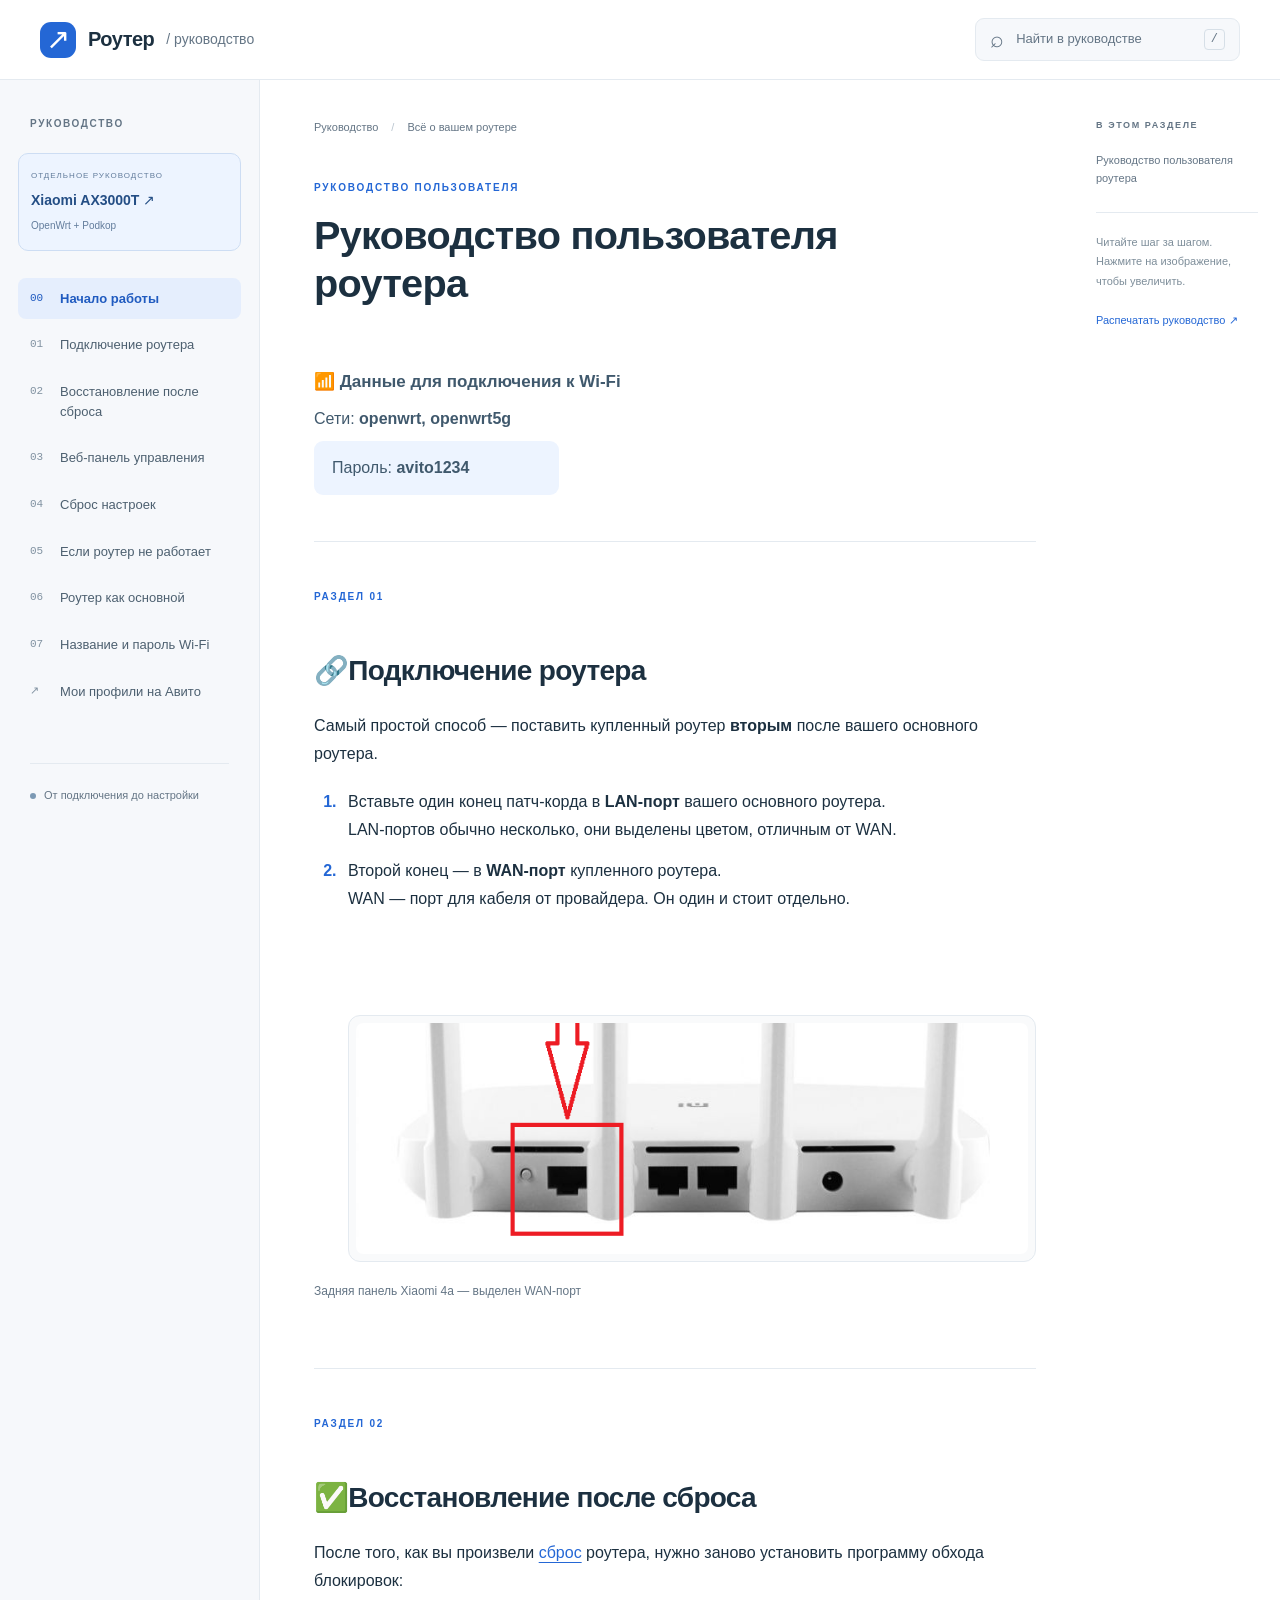
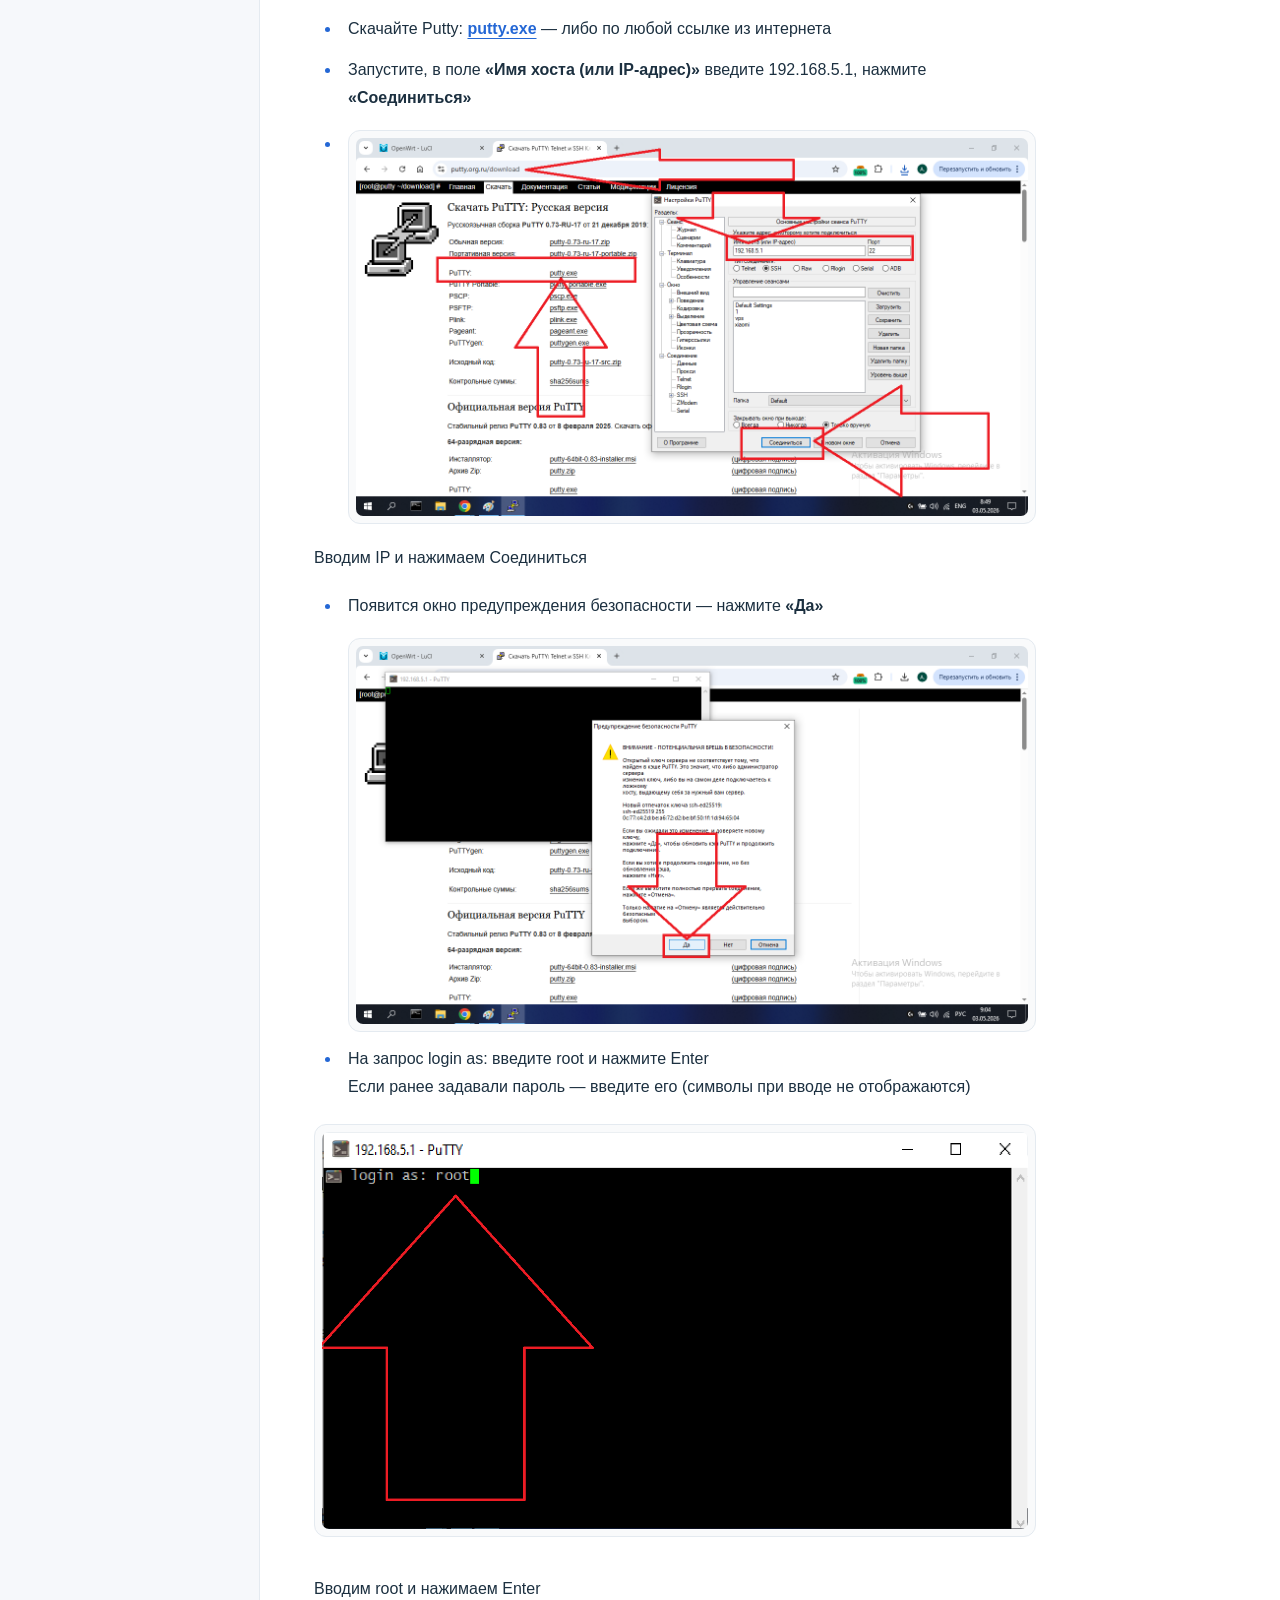
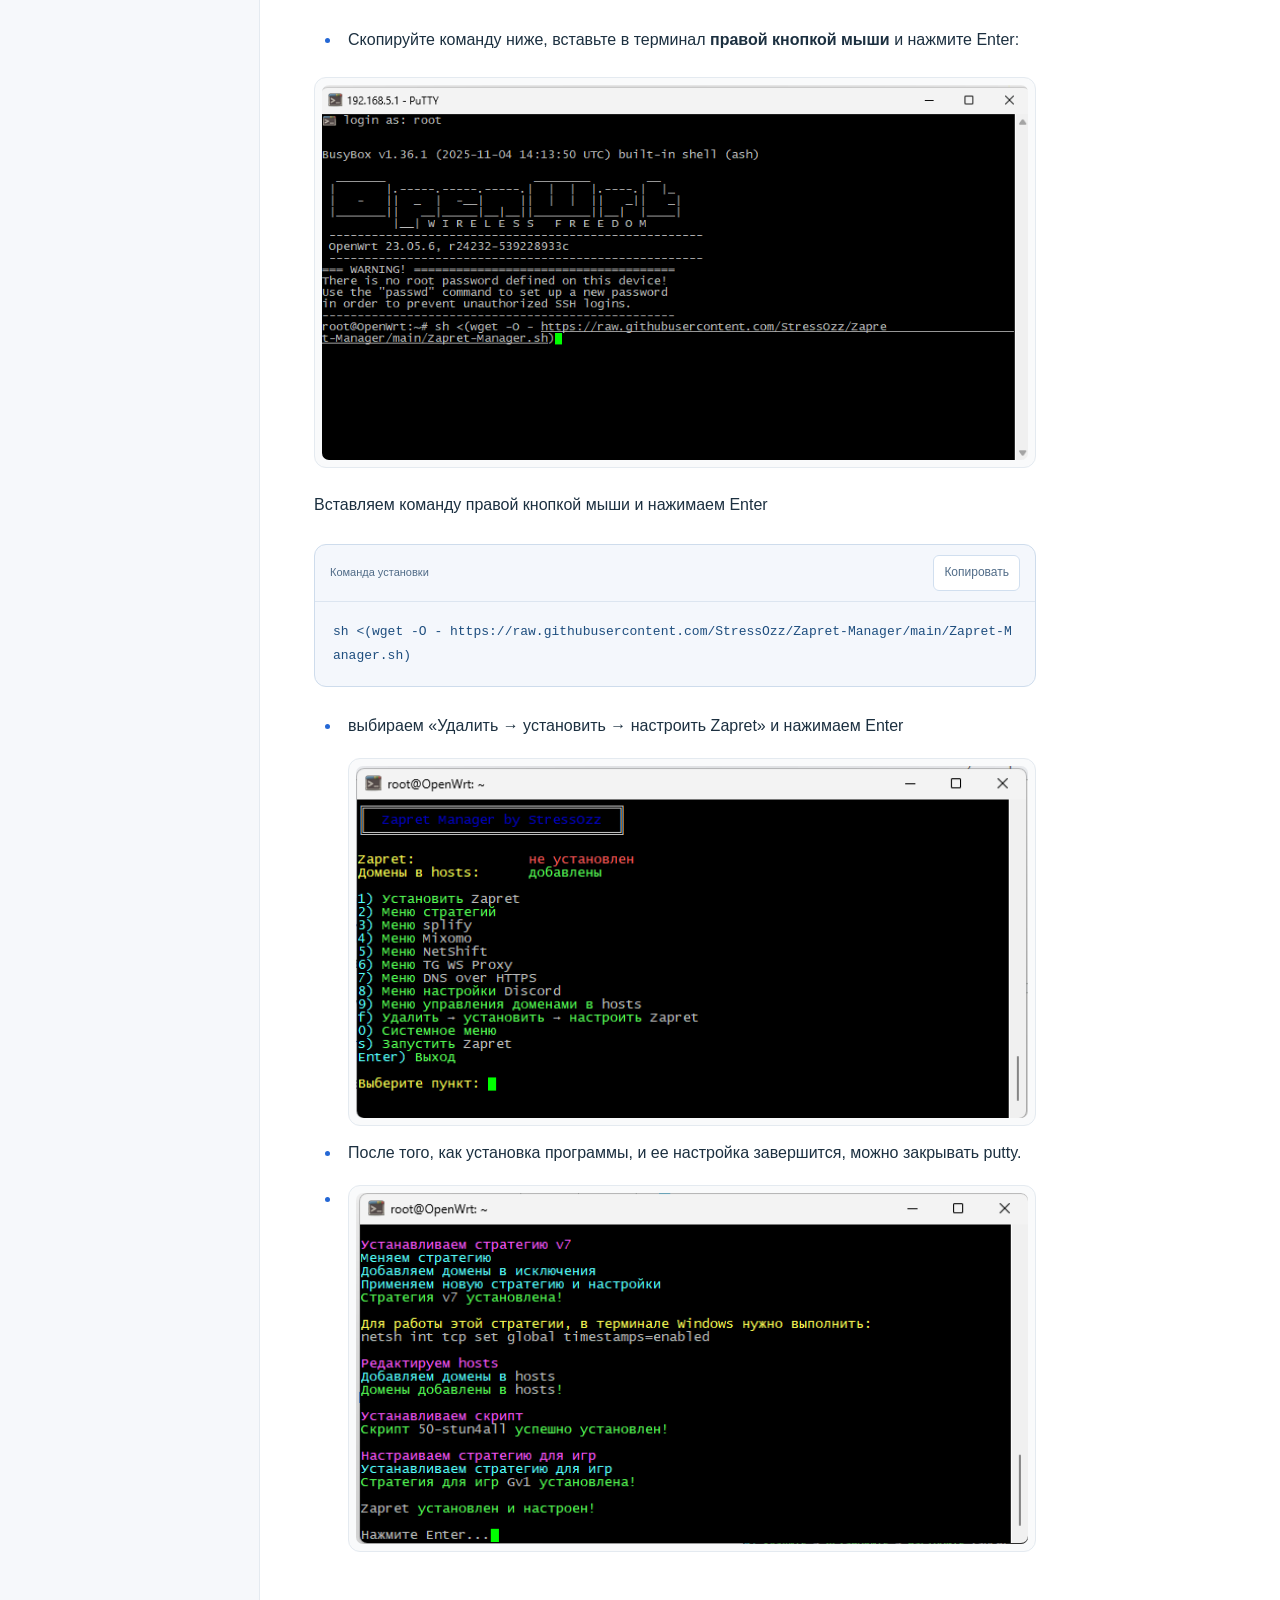
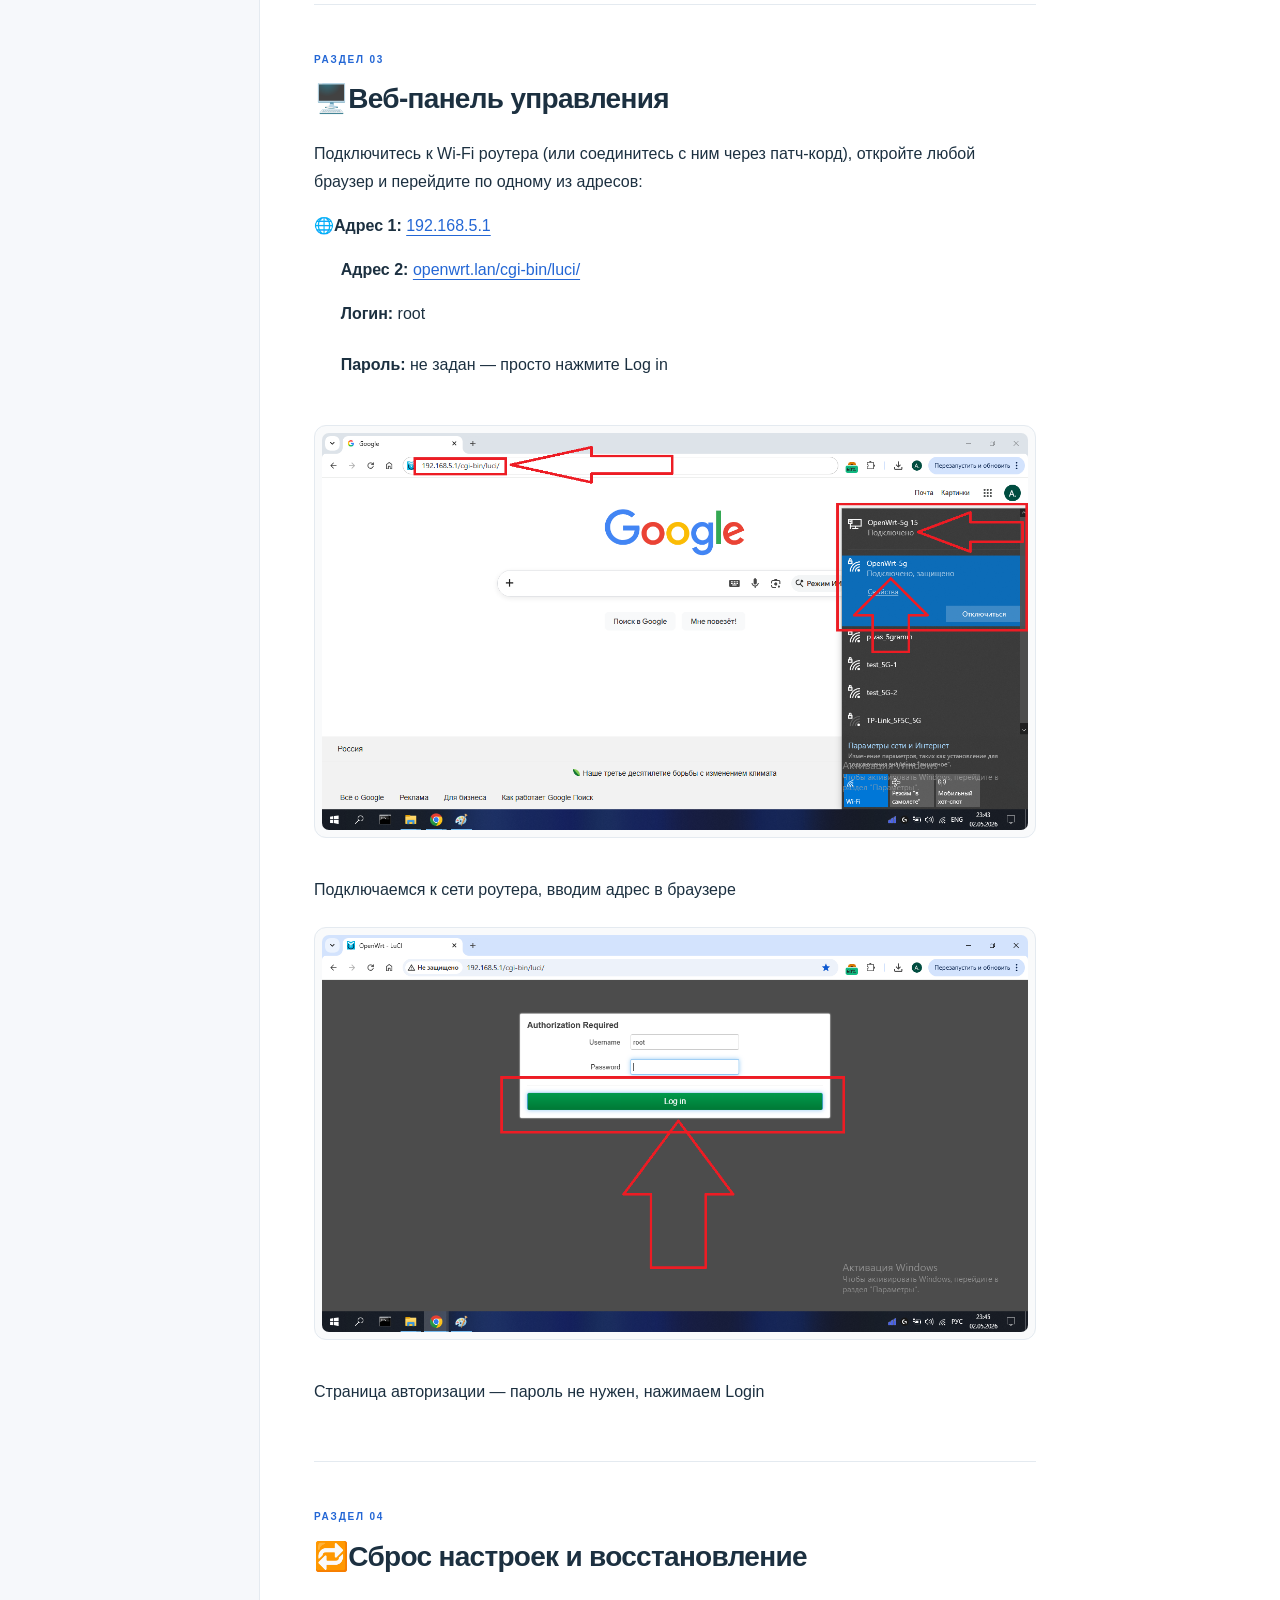
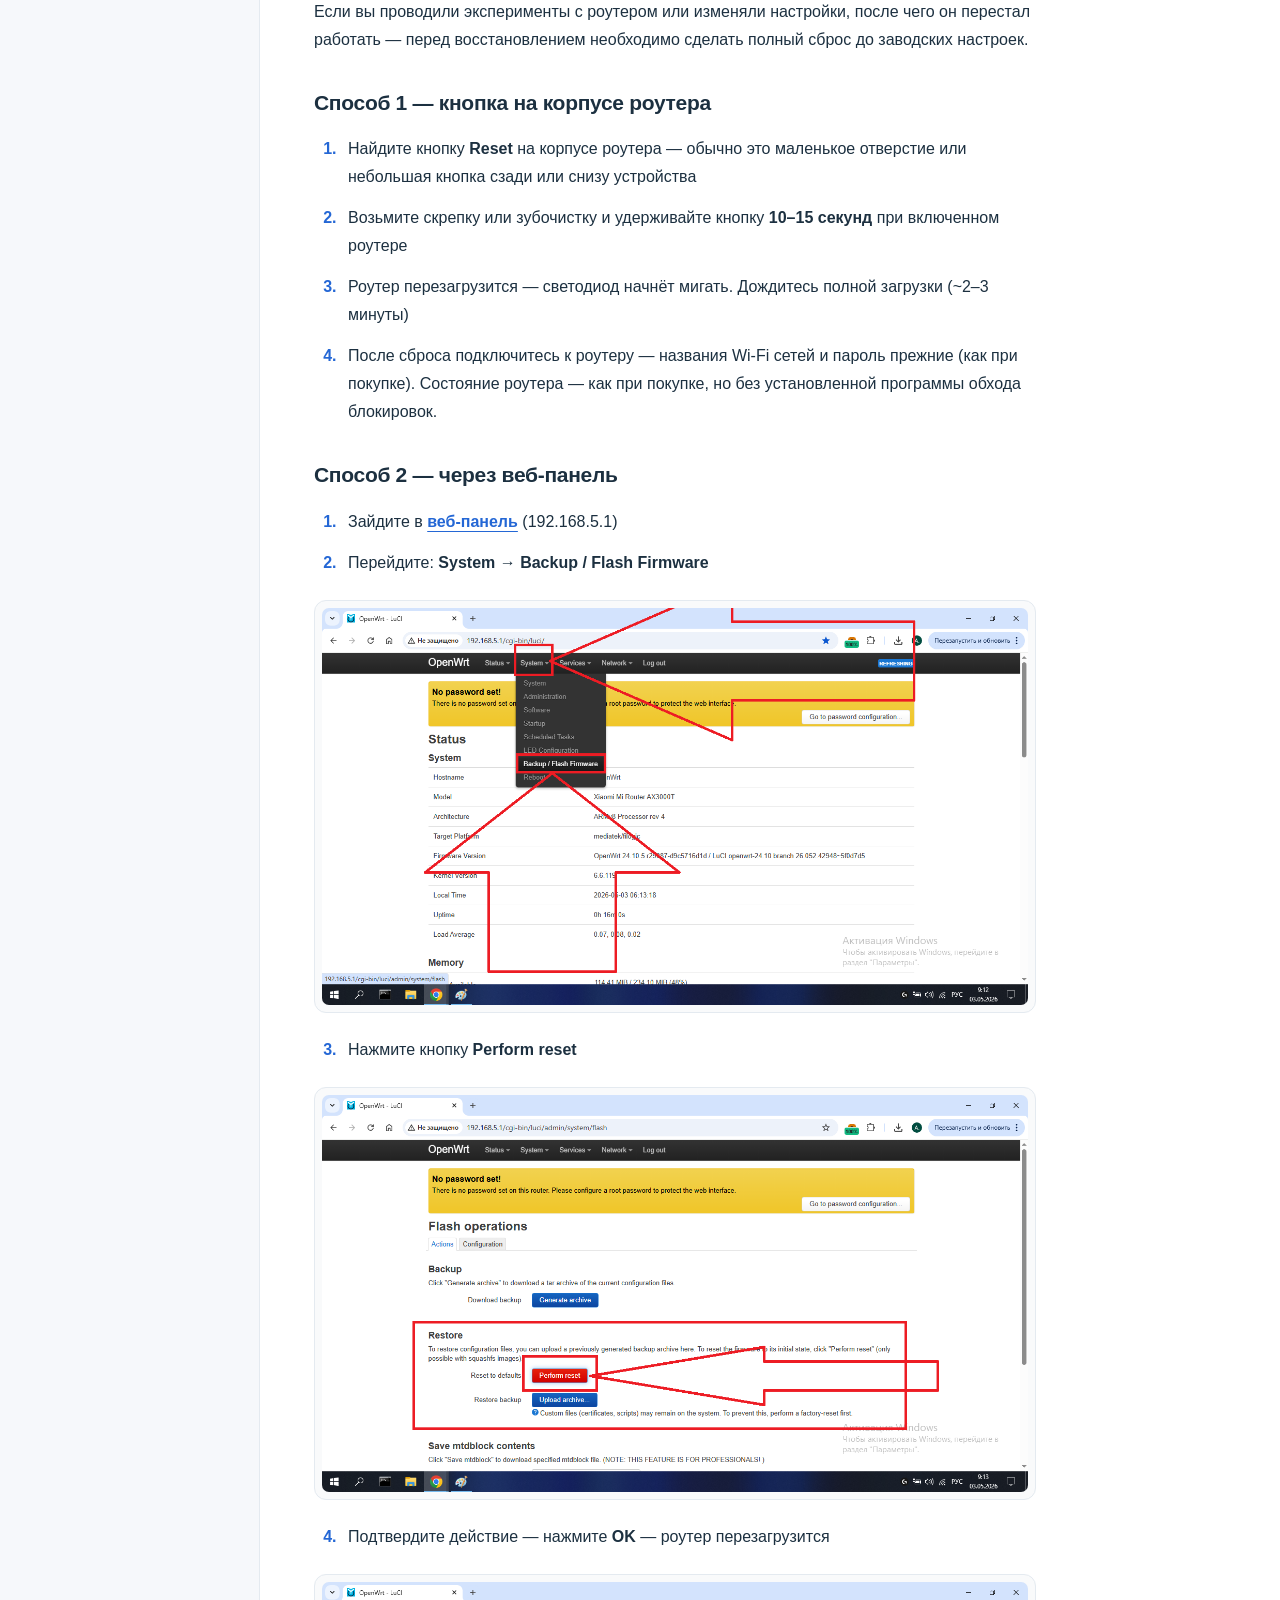
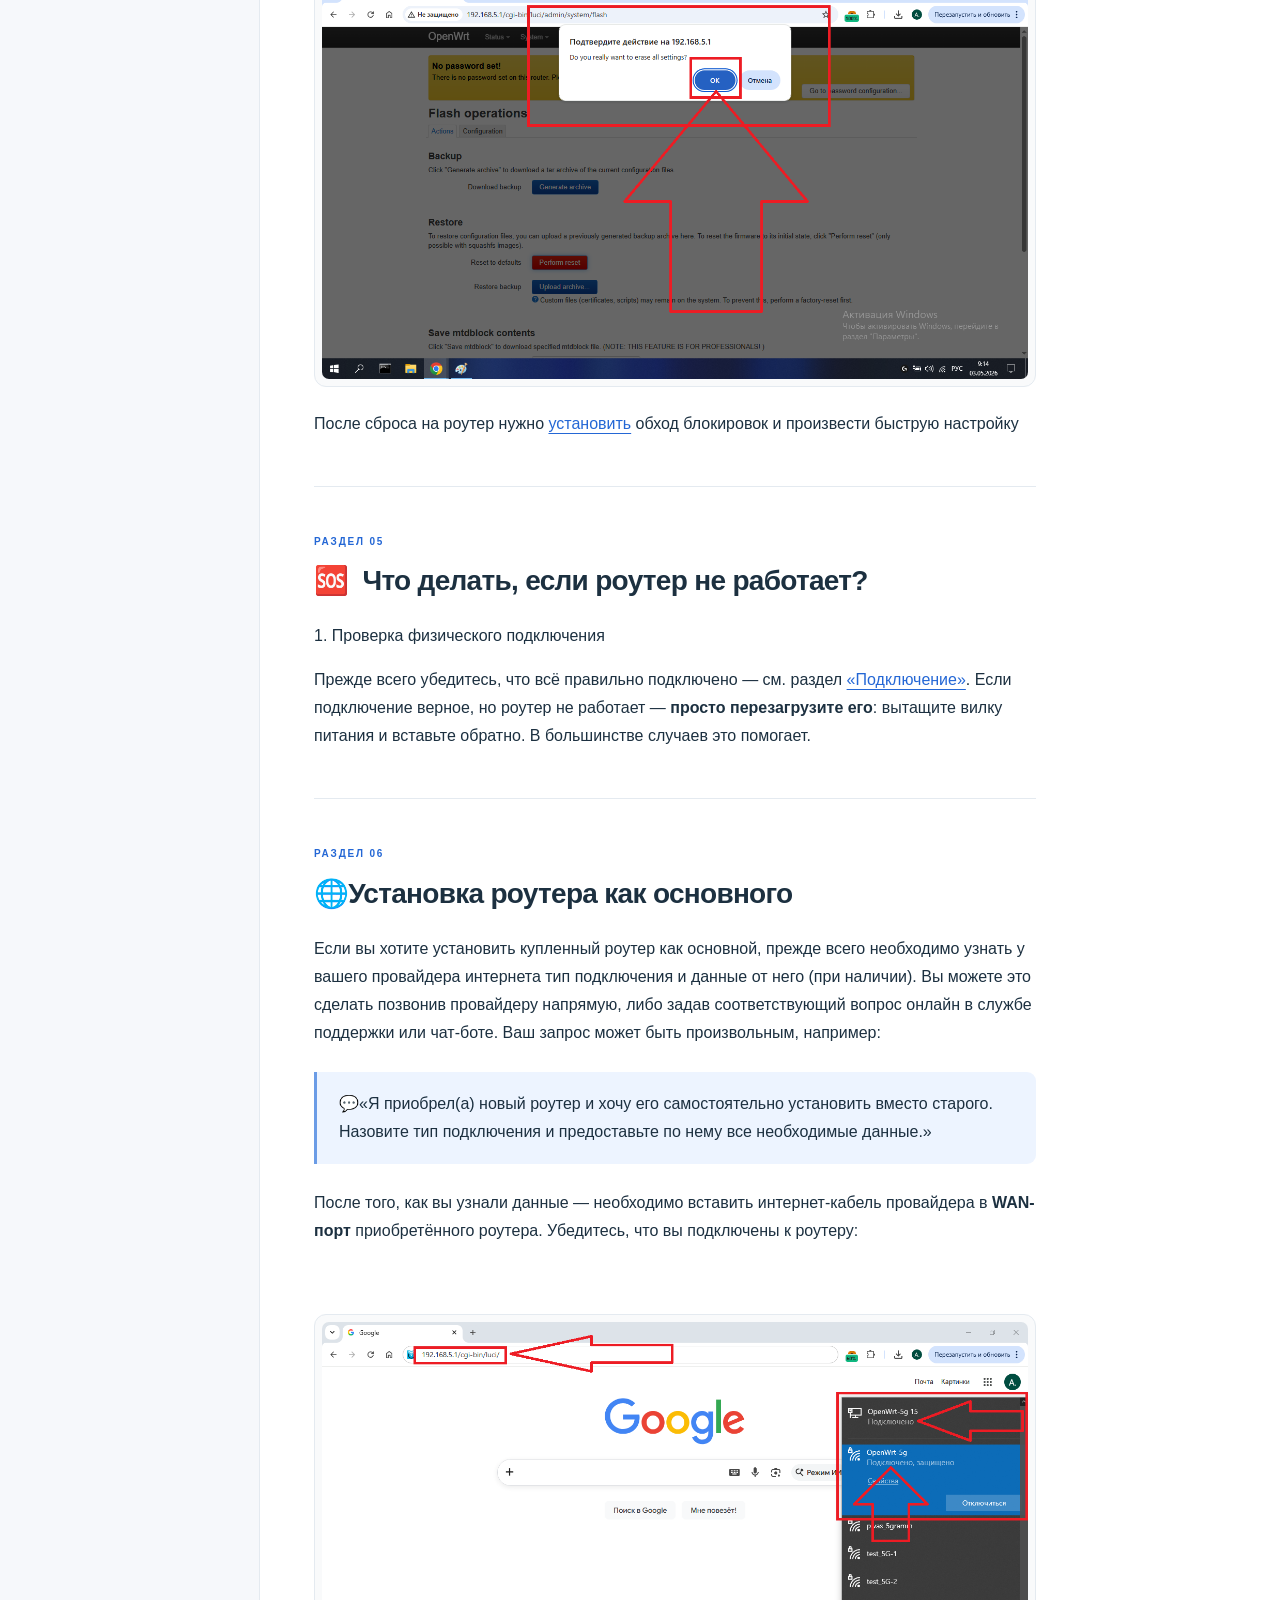
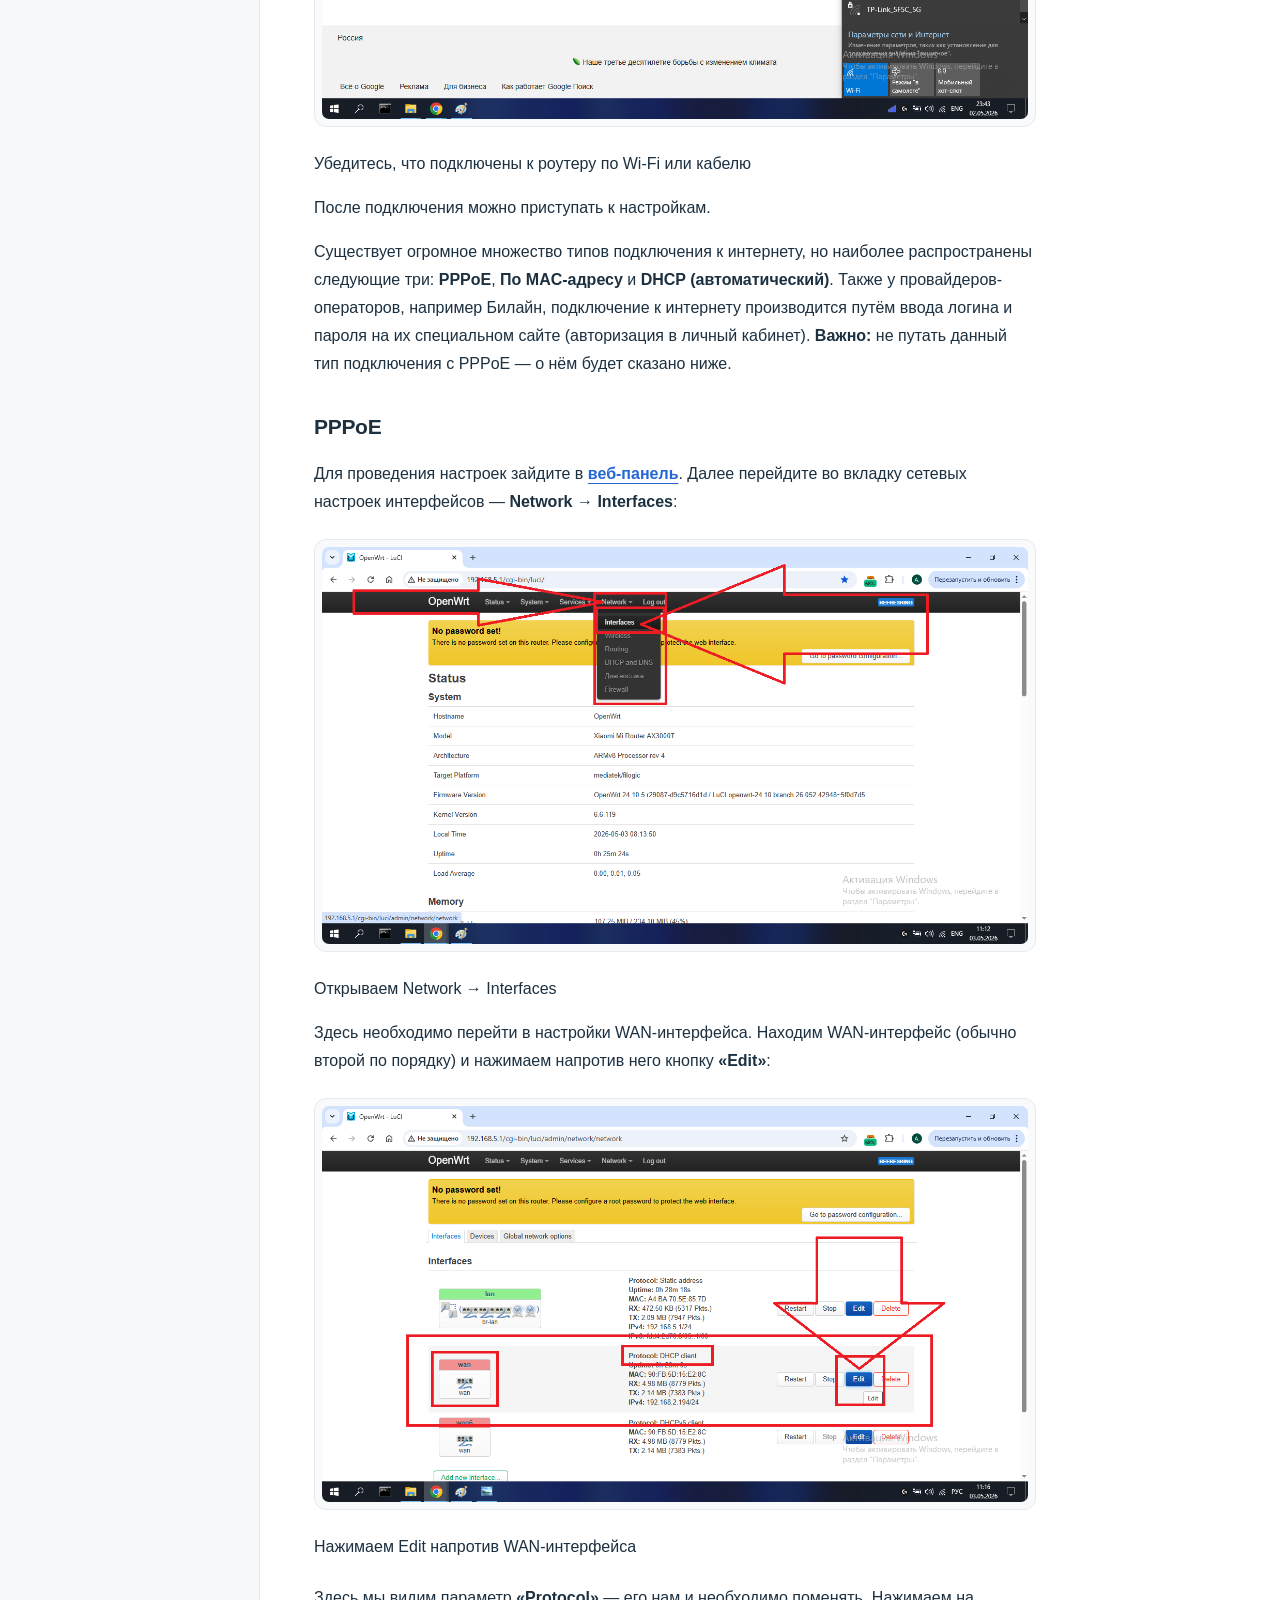
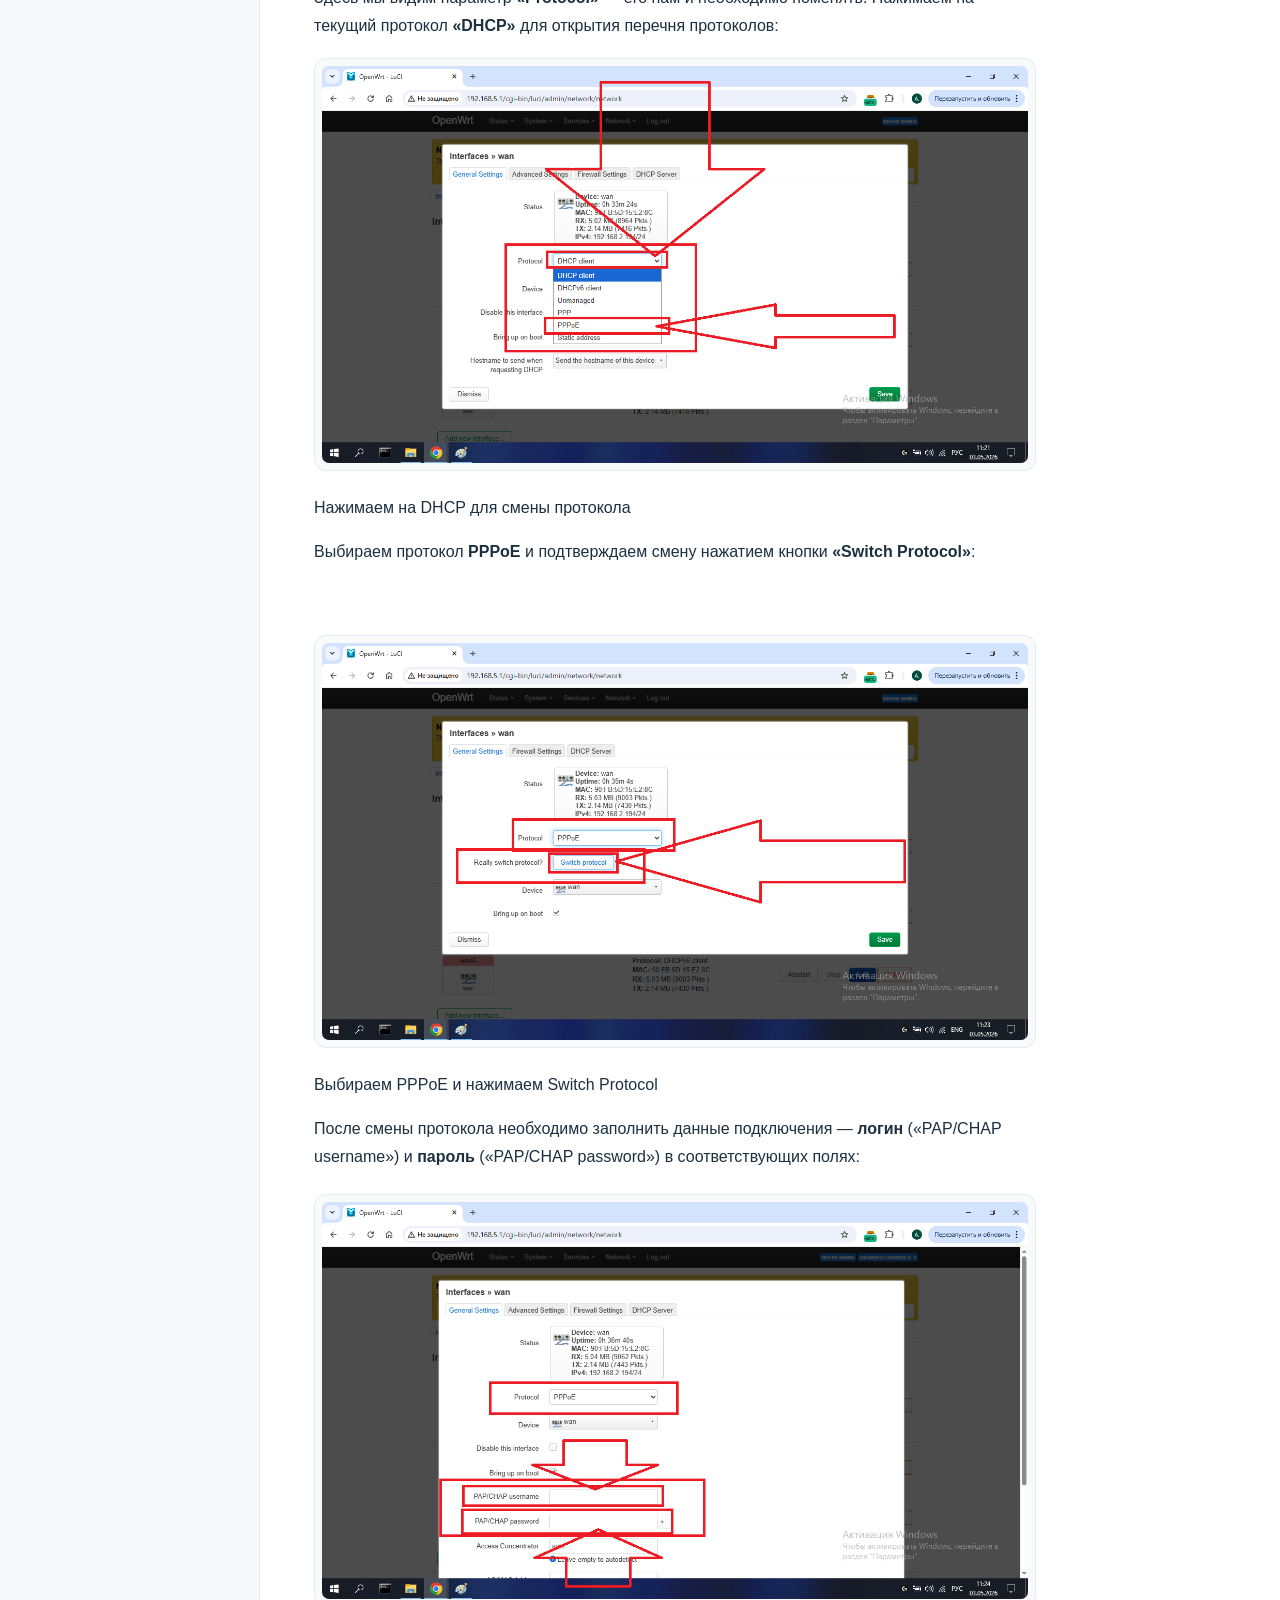
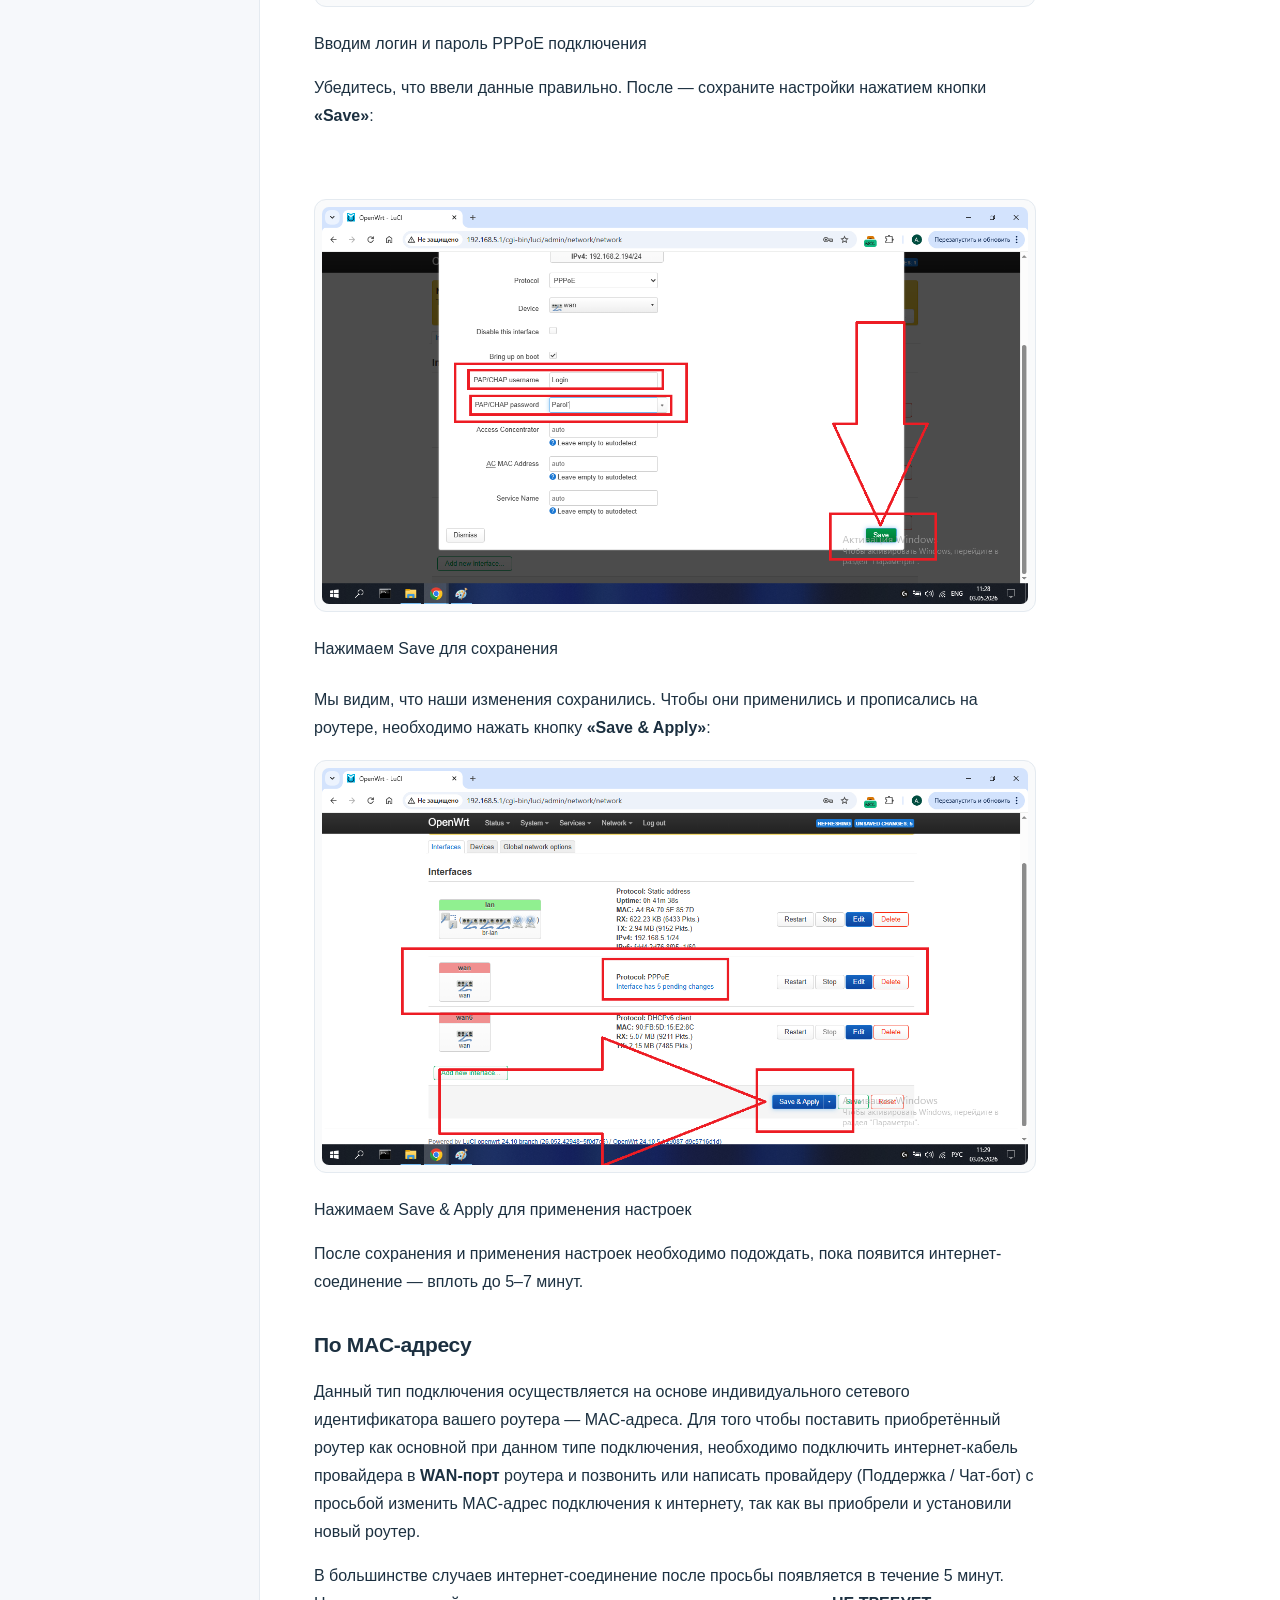
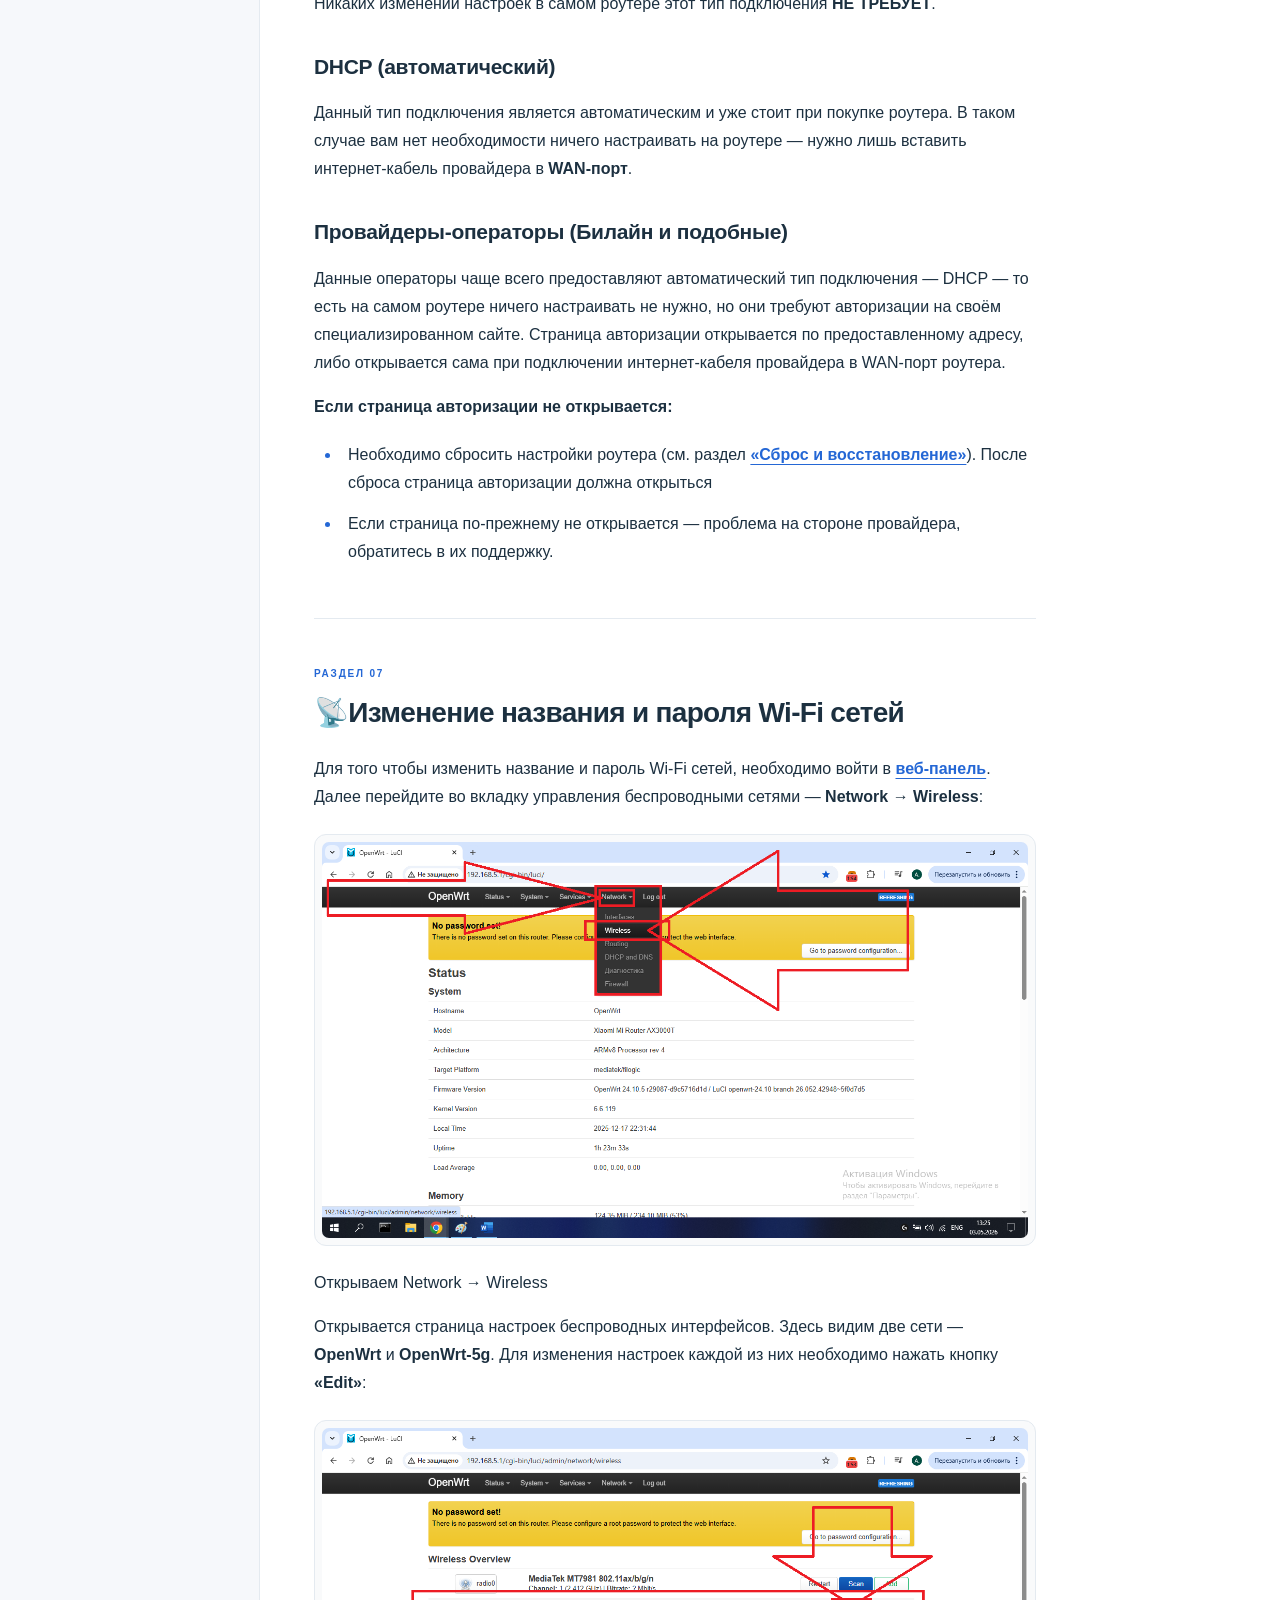
<file: index.html>
<!doctype html>
<html lang="ru">
<head>
  <meta charset="utf-8">
  <meta name="viewport" content="width=device-width,initial-scale=1">
  <meta name="theme-color" content="#ffffff">
  <meta name="description" content="Руководство пользователя роутера: подключение, настройка Wi-Fi и восстановление. Пошаговые инструкции с изображениями.">
  <title>Руководство пользователя роутера</title>
  <link rel="icon" href="assets/favicon.svg" type="image/svg+xml">
  <link rel="stylesheet" href="assets/style.css?v=20261029-2">
  <script src="assets/app.js" defer></script>
</head>
<body>
<a class="skip-link" href="#main-content">Перейти к инструкции</a>
<header class="site-header">
  <a class="brand" href="#start" aria-label="Роутер — в начало руководства"><span class="brand-icon" aria-hidden="true">↗</span><strong>Роутер</strong><span class="brand-caption">/ руководство</span></a>
  <div class="header-actions"><button type="button" class="search-trigger" aria-label="Поиск по руководству"><span aria-hidden="true">⌕</span><span class="search-label">Найти в руководстве</span><kbd>/</kbd></button><button type="button" class="menu-toggle" aria-expanded="false" aria-controls="sidebar">☰ <span>Разделы</span></button></div>
</header>
<div class="reading-progress" aria-hidden="true"><span></span></div>
<div class="page-layout">
  <aside class="sidebar" id="sidebar"><div class="sidebar-inner"><div class="eyebrow">РУКОВОДСТВО</div><nav aria-label="Разделы руководства"><a class="guide-switch" href="ax3000t.html"><small>ОТДЕЛЬНОЕ РУКОВОДСТВО</small><strong>Xiaomi AX3000T ↗</strong><span>OpenWrt + Podkop</span></a><a href="#start" class="nav-link"><span class="nav-number">00</span><span>Начало работы</span></a><a href="#connection" class="nav-link"><span class="nav-number">01</span><span>Подключение роутера</span></a><a href="#restore" class="nav-link"><span class="nav-number">02</span><span>Восстановление после сброса</span></a><a href="#web-panel" class="nav-link"><span class="nav-number">03</span><span>Веб-панель управления</span></a><a href="#reset" class="nav-link"><span class="nav-number">04</span><span>Сброс настроек</span></a><a href="#troubleshooting" class="nav-link"><span class="nav-number">05</span><span>Если роутер не работает</span></a><a href="#main-router" class="nav-link"><span class="nav-number">06</span><span>Роутер как основной</span></a><a href="#wifi" class="nav-link"><span class="nav-number">07</span><span>Название и пароль Wi-Fi</span></a><a class="nav-link" href="#contacts"><span class="nav-number">↗</span><span>Мои профили на Авито</span></a></nav><div class="sidebar-bottom"><span class="sidebar-dot"></span>От подключения до настройки</div></div></aside>
  <main id="main-content"><div class="breadcrumb">Руководство <span>/</span> Всё о вашем роутере</div><section class="guide-section" data-section="start" aria-labelledby="start"><div class="section-kicker">РУКОВОДСТВО ПОЛЬЗОВАТЕЛЯ</div><h1 id="start">Руководство пользователя роутера</h1><p class="connection-detail"><br><strong>📶</strong><strong> </strong><strong>Данные для подключения к Wi-Fi</strong> </p><p class="connection-detail">Сети: <strong>openwrt, openwrt5g</strong></p><p class="connection-detail">Пароль: <strong>avito1234</strong></p></section>
<section class="guide-section" data-section="connection" aria-labelledby="connection"><div class="section-kicker">РАЗДЕЛ 01</div><h2 id="connection"><br>🔗Подключение роутера</h2><p>Самый простой способ — поставить купленный роутер <strong>вторым</strong> после вашего основного роутера.</p><ol start="1"><li>Вставьте один конец патч-корда в <strong>LAN-порт</strong> вашего основного роутера.<br>LAN-портов обычно несколько, они выделены цветом, отличным от WAN.</li><li>Второй конец — в <strong>WAN-порт</strong> купленного роутера.<br>WAN — порт для кабеля от провайдера. Он один и стоит отдельно.<br><br><br> <br><a class="screenshot" href="assets/images/step-01.png" data-lightbox aria-label="Увеличить: Второй конец — в WAN-порт купленного роутера.WAN — порт для кабеля от провайдера. Он один и стоит отдельно."><img src="assets/images/step-01.png" width="809" height="278" alt="Второй конец — в WAN-порт купленного роутера.WAN — порт для кабеля от провайдера. Он один и стоит отдельно." loading="lazy" decoding="async"></a></li></ol><p id="h.epzg52lcmxmv" class="image-caption">Задняя панель Xiaomi 4a — выделен WAN-порт <br><br></p></section>
<section class="guide-section" data-section="restore" aria-labelledby="restore"><div class="section-kicker">РАЗДЕЛ 02</div><h2 id="restore"><br/>✅Восстановление после сброса</h2><p>После того, как вы произвели <a href="#reset">сброс</a> роутера, нужно заново установить программу обхода блокировок:        </p><ul><li>Скачайте Putty: <strong><a href="https://putty.org.ru/files/putty-0.73-ru-17/putty.exe" rel="noopener noreferrer" target="_blank">putty.exe</a></strong> — либо по любой ссылке из интернета</li><li>Запустите, в поле <strong>«Имя хоста (или IP-адрес)»</strong> введите 192.168.5.1, нажмите <strong>«Соединиться»</strong></li><li><a aria-label="Увеличить: Иллюстрация к инструкции, шаг 2" class="screenshot" data-lightbox="" href="assets/images/step-02.png"><img alt="Иллюстрация к инструкции, шаг 2" decoding="async" height="768" loading="lazy" src="assets/images/step-02.png" width="1366"/></a></li></ul><p>Вводим IP и нажимаем Соединиться </p><ul><li>Появится окно предупреждения безопасности — нажмите <strong>«Да»</strong><a aria-label="Увеличить: Появится окно предупреждения безопасности — нажмите «Да»" class="screenshot" data-lightbox="" href="assets/images/step-03.png"><img alt="Появится окно предупреждения безопасности — нажмите «Да»" decoding="async" height="768" loading="lazy" src="assets/images/step-03.png" width="1366"/></a></li><li>На запрос login as: введите root и нажмите Enter<br/>Если ранее задавали пароль — введите его (символы при вводе не отображаются)</li></ul><p class="image-paragraph"><a aria-label="Увеличить: Вводим root и нажимаем Enter" class="screenshot" data-lightbox="" href="assets/images/step-04.png"><img alt="Вводим root и нажимаем Enter" decoding="async" height="768" loading="lazy" src="assets/images/step-04.png" width="1366"/></a><br/>Вводим root и нажимаем Enter </p><ul><li>Скопируйте команду ниже, вставьте в терминал <strong>правой кнопкой мыши</strong> и нажмите Enter:</li></ul><p class="image-paragraph"><a aria-label="Увеличить: Иллюстрация к инструкции, шаг 5" class="screenshot" data-lightbox="" href="assets/images/step-05.png"><img alt="Иллюстрация к инструкции, шаг 5" decoding="async" height="425" loading="lazy" src="assets/images/step-05.png" width="800"/></a></p><p>Вставляем команду правой кнопкой мыши и нажимаем Enter</p><div class="code-block"><div class="code-header"><span>Команда установки</span><button class="copy-button" type="button">Копировать</button></div><pre><code>sh &lt;(wget -O - https://raw.githubusercontent.com/StressOzz/Zapret-Manager/main/Zapret-Manager.sh)</code></pre></div><ul><li>выбираем «Удалить → установить → настроить Zapret» и нажимаем Enter<br/><a aria-label="Увеличить: выбираем «Удалить → установить → настроить Zapret» и нажимаем Enter" class="screenshot" data-lightbox="" href="assets/images/step-06.png"><img alt="выбираем «Удалить → установить → настроить Zapret» и нажимаем Enter" decoding="async" height="347" loading="lazy" src="assets/images/step-06.png" width="662"/></a></li><li>После того, как установка программы, и ее настройка завершится, можно закрывать putty.</li><li><a aria-label="Увеличить: Иллюстрация к инструкции, шаг 7" class="screenshot" data-lightbox="" href="assets/images/step-07.png"><img alt="Иллюстрация к инструкции, шаг 7" decoding="async" height="346" loading="lazy" src="assets/images/step-07.png" width="663"/></a></li></ul></section>
<section class="guide-section" data-section="web-panel" aria-labelledby="web-panel"><div class="section-kicker">РАЗДЕЛ 03</div><h2 id="web-panel">🖥️Веб-панель управления</h2><p>Подключитесь к Wi-Fi роутера (или соединитесь с ним через патч-корд), откройте любой браузер и перейдите по одному из адресов: </p><p>🌐<strong>Адрес 1:</strong> <a href="http://192.168.5.1/" target="_blank" rel="noopener noreferrer">192.168.5.1</a></p><p><strong>      Адрес 2:</strong> <a href="http://openwrt.lan/cgi-bin/luci/" target="_blank" rel="noopener noreferrer">openwrt.lan/cgi-bin/luci/</a></p><p><strong>      Логин:</strong> root</p><p class="image-paragraph"><strong>      Пароль:</strong> не задан — просто нажмите Log in <br><br><a class="screenshot" href="assets/images/step-08.png" data-lightbox aria-label="Увеличить: Пароль: не задан — просто нажмите Log in Подключаемся к сети роутера, вводим адрес в браузере"><img src="assets/images/step-08.png" width="1366" height="768" alt="Пароль: не задан — просто нажмите Log in Подключаемся к сети роутера, вводим адрес в браузере" loading="lazy" decoding="async"></a><br>Подключаемся к сети роутера, вводим адрес в браузере</p><p class="image-paragraph"><a class="screenshot" href="assets/images/step-09.png" data-lightbox aria-label="Увеличить: Страница авторизации — пароль не нужен, нажимаем Login"><img src="assets/images/step-09.png" width="1366" height="768" alt="Страница авторизации — пароль не нужен, нажимаем Login" loading="lazy" decoding="async"></a><br>Страница авторизации — пароль не нужен, нажимаем Login </p></section>
<section class="guide-section" data-section="reset" aria-labelledby="reset"><div class="section-kicker">РАЗДЕЛ 04</div><h2 id="reset">🔁Сброс настроек и восстановление</h2><p>Если вы проводили эксперименты с роутером или изменяли настройки, после чего он перестал работать — перед восстановлением необходимо сделать полный сброс до заводских настроек. </p><h3 id="h.954birbhz1p5">Способ 1 — кнопка на корпусе роутера</h3><ol start="1"><li>Найдите кнопку <strong>Reset</strong> на корпусе роутера — обычно это маленькое отверстие или небольшая кнопка сзади или снизу устройства</li><li>Возьмите скрепку или зубочистку и удерживайте кнопку <strong>10–15 секунд</strong> при включенном роутере</li><li>Роутер перезагрузится — светодиод начнёт мигать. Дождитесь полной загрузки (~2–3 минуты)</li><li>После сброса подключитесь к роутеру — названия Wi-Fi сетей и пароль прежние (как при покупке). Состояние роутера — как при покупке, но без установленной программы обхода блокировок.</li></ol><h3 id="h.kordyvnx34q9">Способ 2 — через веб-панель</h3><ol start="1"><li>Зайдите в <strong><a href="#web-panel">веб-панель</a></strong> (192.168.5.1)</li><li>Перейдите: <strong>System → Backup / Flash Firmware</strong></li></ol><p class="image-paragraph"><a class="screenshot" href="assets/images/step-10.png" data-lightbox aria-label="Увеличить: Иллюстрация к инструкции, шаг 10"><img src="assets/images/step-10.png" width="1366" height="768" alt="Иллюстрация к инструкции, шаг 10" loading="lazy" decoding="async"></a></p><ol start="3"><li>Нажмите кнопку <strong>Perform reset</strong></li></ol><p class="image-paragraph"><a class="screenshot" href="assets/images/step-11.png" data-lightbox aria-label="Увеличить: Иллюстрация к инструкции, шаг 11"><img src="assets/images/step-11.png" width="1366" height="768" alt="Иллюстрация к инструкции, шаг 11" loading="lazy" decoding="async"></a></p><ol start="4"><li>Подтвердите действие — нажмите <strong>OK</strong> — роутер перезагрузится</li></ol><p class="image-paragraph"><a class="screenshot" href="assets/images/step-12.png" data-lightbox aria-label="Увеличить: Иллюстрация к инструкции, шаг 12"><img src="assets/images/step-12.png" width="1366" height="768" alt="Иллюстрация к инструкции, шаг 12" loading="lazy" decoding="async"></a></p><p>После сброса на роутер нужно <a href="#restore">установить</a> обход блокировок и произвести быструю настройку </p></section>
<section class="guide-section" data-section="troubleshooting" aria-labelledby="troubleshooting"><div class="section-kicker">РАЗДЕЛ 05</div><h2 id="troubleshooting">🆘  Что делать, если роутер не работает?</h2><p>1. Проверка физического подключения</p><p>Прежде всего убедитесь, что всё правильно подключено — см. раздел <a href="#connection">«Подключение»</a>. Если подключение верное, но роутер не работает — <strong>просто перезагрузите его</strong>: вытащите вилку питания и вставьте обратно. В большинстве случаев это помогает.</p></section>
<section class="guide-section" data-section="main-router" aria-labelledby="main-router"><div class="section-kicker">РАЗДЕЛ 06</div><h2 id="main-router">🌐Установка роутера как основного</h2><p>Если вы хотите установить купленный роутер как основной, прежде всего необходимо узнать у вашего провайдера интернета тип подключения и данные от него (при наличии). Вы можете это сделать позвонив провайдеру напрямую, либо задав соответствующий вопрос онлайн в службе поддержки или чат-боте. Ваш запрос может быть произвольным, например:</p><blockquote>💬«Я приобрел(а) новый роутер и хочу его самостоятельно установить вместо старого. Назовите тип подключения и предоставьте по нему все необходимые данные.»</blockquote><p>После того, как вы узнали данные — необходимо вставить интернет-кабель провайдера в <strong>WAN-порт</strong> приобретённого роутера. Убедитесь, что вы подключены к роутеру:</p><p class="image-paragraph"> <a class="screenshot" href="assets/images/step-13.png" data-lightbox aria-label="Увеличить: Иллюстрация к инструкции, шаг 13"><img src="assets/images/step-13.png" width="1366" height="768" alt="Иллюстрация к инструкции, шаг 13" loading="lazy" decoding="async"></a></p><p>Убедитесь, что подключены к роутеру по Wi-Fi или кабелю </p><p>После подключения можно приступать к настройкам. </p><p>Существует огромное множество типов подключения к интернету, но наиболее распространены следующие три: <strong>PPPoE</strong>, <strong>По MAC-адресу</strong> и <strong>DHCP (автоматический)</strong>. Также у провайдеров-операторов, например Билайн, подключение к интернету производится путём ввода логина и пароля на их специальном сайте (авторизация в личный кабинет). <strong>Важно:</strong> не путать данный тип подключения с PPPoE — о нём будет сказано ниже.</p><h3 id="h.uvfynf6u6amo">PPPoE</h3><p>Для проведения настроек зайдите в <strong><a href="#web-panel">веб-панель</a></strong>. Далее перейдите во вкладку сетевых настроек интерфейсов — <strong>Network → Interfaces</strong>:</p><p class="image-paragraph"><a class="screenshot" href="assets/images/step-14.png" data-lightbox aria-label="Увеличить: Иллюстрация к инструкции, шаг 14"><img src="assets/images/step-14.png" width="1366" height="768" alt="Иллюстрация к инструкции, шаг 14" loading="lazy" decoding="async"></a></p><p>Открываем Network → Interfaces </p><p>Здесь необходимо перейти в настройки WAN-интерфейса. Находим WAN-интерфейс (обычно второй по порядку) и нажимаем напротив него кнопку <strong>«Edit»</strong>: </p><p class="image-paragraph"><a class="screenshot" href="assets/images/step-15.png" data-lightbox aria-label="Увеличить: Иллюстрация к инструкции, шаг 15"><img src="assets/images/step-15.png" width="1366" height="768" alt="Иллюстрация к инструкции, шаг 15" loading="lazy" decoding="async"></a></p><p>Нажимаем Edit напротив WAN-интерфейса </p><p class="image-paragraph">Здесь мы видим параметр <strong>«Protocol»</strong> — его нам и необходимо поменять. Нажимаем на текущий протокол <strong>«DHCP»</strong> для открытия перечня протоколов: <a class="screenshot" href="assets/images/step-16.png" data-lightbox aria-label="Увеличить: Здесь мы видим параметр «Protocol» — его нам и необходимо поменять. Нажимаем на текущий протокол «DHCP» для открытия перечня протоколов:"><img src="assets/images/step-16.png" width="1366" height="768" alt="Здесь мы видим параметр «Protocol» — его нам и необходимо поменять. Нажимаем на текущий протокол «DHCP» для открытия перечня протоколов:" loading="lazy" decoding="async"></a></p><p>Нажимаем на DHCP для смены протокола </p><p>Выбираем протокол <strong>PPPoE</strong> и подтверждаем смену нажатием кнопки <strong>«Switch Protocol»</strong>:</p><p class="image-paragraph"> <a class="screenshot" href="assets/images/step-17.png" data-lightbox aria-label="Увеличить: Иллюстрация к инструкции, шаг 17"><img src="assets/images/step-17.png" width="1366" height="768" alt="Иллюстрация к инструкции, шаг 17" loading="lazy" decoding="async"></a></p><p>Выбираем PPPoE и нажимаем Switch Protocol </p><p>После смены протокола необходимо заполнить данные подключения — <strong>логин</strong> («PAP/CHAP username») и <strong>пароль</strong> («PAP/CHAP password») в соответствующих полях: </p><p class="image-paragraph"><a class="screenshot" href="assets/images/step-18.png" data-lightbox aria-label="Увеличить: Иллюстрация к инструкции, шаг 18"><img src="assets/images/step-18.png" width="1366" height="768" alt="Иллюстрация к инструкции, шаг 18" loading="lazy" decoding="async"></a></p><p>Вводим логин и пароль PPPoE подключения </p><p>Убедитесь, что ввели данные правильно. После — сохраните настройки нажатием кнопки <strong>«Save»</strong>:</p><p class="image-paragraph"> <a class="screenshot" href="assets/images/step-19.png" data-lightbox aria-label="Увеличить: Иллюстрация к инструкции, шаг 19"><img src="assets/images/step-19.png" width="1366" height="768" alt="Иллюстрация к инструкции, шаг 19" loading="lazy" decoding="async"></a></p><p>Нажимаем Save для сохранения </p><p class="image-paragraph">Мы видим, что наши изменения сохранились. Чтобы они применились и прописались на роутере, необходимо нажать кнопку <strong>«Save &amp; Apply»</strong>: <a class="screenshot" href="assets/images/step-20.png" data-lightbox aria-label="Увеличить: Мы видим, что наши изменения сохранились. Чтобы они применились и прописались на роутере, необходимо нажать кнопку «Save &amp; Apply»:"><img src="assets/images/step-20.png" width="1366" height="768" alt="Мы видим, что наши изменения сохранились. Чтобы они применились и прописались на роутере, необходимо нажать кнопку «Save &amp; Apply»:" loading="lazy" decoding="async"></a></p><p>Нажимаем Save &amp; Apply для применения настроек </p><p>После сохранения и применения настроек необходимо подождать, пока появится интернет-соединение — вплоть до 5–7 минут. </p><h3 id="h.884m51qfrurm">По MAC-адресу</h3><p>Данный тип подключения осуществляется на основе индивидуального сетевого идентификатора вашего роутера — MAC-адреса. Для того чтобы поставить приобретённый роутер как основной при данном типе подключения, необходимо подключить интернет-кабель провайдера в <strong>WAN-порт</strong> роутера и позвонить или написать провайдеру (Поддержка / Чат-бот) с просьбой изменить MAC-адрес подключения к интернету, так как вы приобрели и установили новый роутер.</p><p>В большинстве случаев интернет-соединение после просьбы появляется в течение 5 минут. Никаких изменений настроек в самом роутере этот тип подключения <strong>НЕ ТРЕБУЕТ</strong>.</p><h3 id="h.6qv79t6xy2jt">DHCP (автоматический)</h3><p>Данный тип подключения является автоматическим и уже стоит при покупке роутера. В таком случае вам нет необходимости ничего настраивать на роутере — нужно лишь вставить интернет-кабель провайдера в <strong>WAN-порт</strong>.</p><h3 id="h.kei2ezk9vyg2">Провайдеры-операторы (Билайн и подобные)</h3><p>Данные операторы чаще всего предоставляют автоматический тип подключения — DHCP — то есть на самом роутере ничего настраивать не нужно, но они требуют авторизации на своём специализированном сайте. Страница авторизации открывается по предоставленному адресу, либо открывается сама при подключении интернет-кабеля провайдера в WAN-порт роутера.</p><p><strong>Если страница авторизации не открывается:</strong></p><ul><li>Необходимо сбросить настройки роутера (см. раздел <strong><a href="#reset">«Сброс и восстановление»</a></strong>). После сброса страница авторизации должна открыться</li><li>Если страница по-прежнему не открывается — проблема на стороне провайдера, обратитесь в их поддержку.</li></ul></section>
<section class="guide-section" data-section="wifi" aria-labelledby="wifi"><div class="section-kicker">РАЗДЕЛ 07</div><h2 id="wifi">📡Изменение названия и пароля Wi-Fi сетей</h2><p>Для того чтобы изменить название и пароль Wi-Fi сетей, необходимо войти в <strong><a href="#web-panel">веб-панель</a></strong>. Далее перейдите во вкладку управления беспроводными сетями — <strong>Network → Wireless</strong>: </p><p class="image-paragraph"><a class="screenshot" href="assets/images/step-21.png" data-lightbox aria-label="Увеличить: Иллюстрация к инструкции, шаг 21"><img src="assets/images/step-21.png" width="1366" height="768" alt="Иллюстрация к инструкции, шаг 21" loading="lazy" decoding="async"></a></p><p>Открываем Network → Wireless </p><p>Открывается страница настроек беспроводных интерфейсов. Здесь видим две сети — <strong>OpenWrt</strong> и <strong>OpenWrt-5g</strong>. Для изменения настроек каждой из них необходимо нажать кнопку <strong>«Edit»</strong>: </p><p class="image-paragraph"><a class="screenshot" href="assets/images/step-22.png" data-lightbox aria-label="Увеличить: Иллюстрация к инструкции, шаг 22"><img src="assets/images/step-22.png" width="1366" height="768" alt="Иллюстрация к инструкции, шаг 22" loading="lazy" decoding="async"></a></p><p>Нажимаем Edit напротив нужной сети </p><p>Мы в окне изменения настроек Wi-Fi сети. Название сети задаётся в параметре <strong>ESSID</strong> — вместо стандартного OpenWrt можете вписать своё: </p><p class="image-paragraph"><a class="screenshot" href="assets/images/step-23.png" data-lightbox aria-label="Увеличить: Иллюстрация к инструкции, шаг 23"><img src="assets/images/step-23.png" width="1366" height="768" alt="Иллюстрация к инструкции, шаг 23" loading="lazy" decoding="async"></a></p><p>Параметр ESSID — вводим желаемое название сети </p><p class="image-paragraph">Для изменения пароля необходимо перейти во вкладку <strong>«Network Security»</strong> и в параметре <strong>«Key»</strong> вписать желаемый пароль: <a class="screenshot" href="assets/images/step-24.png" data-lightbox aria-label="Увеличить: Для изменения пароля необходимо перейти во вкладку «Network Security» и в параметре «Key» вписать желаемый пароль:"><img src="assets/images/step-24.png" width="1366" height="768" alt="Для изменения пароля необходимо перейти во вкладку «Network Security» и в параметре «Key» вписать желаемый пароль:" loading="lazy" decoding="async"></a></p><p>Вкладка Network Security — вводим новый пароль в поле Key </p><p class="image-paragraph">После всех настроек Wi-Fi сети сохраните их нажатием кнопки <strong>«Save»</strong>: <a class="screenshot" href="assets/images/step-25.png" data-lightbox aria-label="Увеличить: После всех настроек Wi-Fi сети сохраните их нажатием кнопки «Save»:"><img src="assets/images/step-25.png" width="1366" height="768" alt="После всех настроек Wi-Fi сети сохраните их нажатием кнопки «Save»:" loading="lazy" decoding="async"></a></p><p>Нажимаем Save для сохранения настроек сети </p><p>После внесения и сохранения всех необходимых настроек — примените их нажатием кнопки <strong>«Save &amp; Apply»</strong>:</p><p class="image-paragraph"> <a class="screenshot" href="assets/images/step-26.png" data-lightbox aria-label="Увеличить: Иллюстрация к инструкции, шаг 26"><img src="assets/images/step-26.png" width="1366" height="768" alt="Иллюстрация к инструкции, шаг 26" loading="lazy" decoding="async"></a></p><p>Нажимаем Save &amp; Apply для применения настроек </p><p class="notice">🚨<strong>ВАЖНО!</strong> После применения настроек ваше устройство автоматически отключится от роутера — так как название и пароль сети изменились. В течение <strong>полутора минут</strong> найдите Wi-Fi сеть с новым названием и подключитесь к ней с новым паролем. Если не успеете — изменения сбросятся и настройки вернутся к прежним. Вам также высветится предупреждение о возврате настроек. </p><p class="image-paragraph">Если вы хотите применить настройки <strong>без проверки подключения</strong> — нажмите красную кнопку <strong>«Apply unchecked»</strong>. В этом случае не нужно успевать подключаться в течение времени — настройки применяются сразу и навсегда: <a class="screenshot" href="assets/images/step-27.png" data-lightbox aria-label="Увеличить: Иллюстрация к инструкции, шаг 27"><img src="assets/images/step-27.png" width="1366" height="768" alt="Иллюстрация к инструкции, шаг 27" loading="lazy" decoding="async"></a></p><p>Кнопка «Apply unchecked» — применить без проверки подключения </p></section>
    <footer id="contacts" class="contacts"><div class="section-kicker">ОСТАЁМСЯ НА СВЯЗИ</div><h2>Мои профили на Авито</h2><p>Объявления и связь со мной — в профилях ниже.</p><div class="review-reminder"><div class="review-stars" aria-label="5 звёзд">★★★★★</div><h3>Спасибо за ваш отзыв!</h3><p>Если вам понравился роутер, оставьте отзыв на Авито и поставьте 5 звёзд — мне будет очень приятно.</p><p>Рекомендуйте роутер друзьям: за рекомендации я сделаю вам скидку. Напишите мне на Авито, чтобы узнать подробности.</p></div><div class="avito-links"><a href="https://www.avito.ru/user/64a26a6fba3b28ca59ce3798cc26d9d1/profile?src=sharing" target="_blank" rel="noopener noreferrer"><span class="avito-mark" aria-hidden="true"><i></i><i></i><i></i><i></i></span><span><strong>Профиль 1</strong><small>Открыть на Авито</small></span><span class="external-arrow" aria-hidden="true">↗</span></a><a href="https://www.avito.ru/user/1d58babf466e395bcb6622a776008b24/profile?src=sharing" target="_blank" rel="noopener noreferrer"><span class="avito-mark" aria-hidden="true"><i></i><i></i><i></i><i></i></span><span><strong>Профиль 2</strong><small>Открыть на Авито</small></span><span class="external-arrow" aria-hidden="true">↗</span></a></div><div class="footer-meta"><span>Руководство пользователя роутера</span><a href="https://docs.google.com/document/d/1QZWNXbqY0F549cvE6Wj57bNaNKwlqGdHuK-BzSQBUYU/edit" target="_blank" rel="noopener noreferrer">Открыть Google Документ ↗</a></div></footer>
  </main>
  <aside class="page-toc"><div class="page-toc-inner"><div class="eyebrow">В ЭТОМ РАЗДЕЛЕ</div><nav id="section-toc" aria-label="Подразделы"></nav><div class="toc-bottom">Читайте шаг за шагом.<br>Нажмите на изображение,<br>чтобы увеличить.</div><button class="print-button" type="button">Распечатать руководство ↗</button></div></aside>
</div>
<button type="button" class="back-to-top" aria-label="В начало страницы" hidden>↑</button>
<dialog class="search-dialog" aria-labelledby="search-title"><div class="dialog-top"><h2 id="search-title">Поиск по руководству</h2><button class="dialog-close" type="button" aria-label="Закрыть поиск">×</button></div><label for="guide-search" class="sr-only">Что вы хотите найти?</label><input type="search" id="guide-search" placeholder="Например: пароль, PPPoE, Wi-Fi" autocomplete="off"><div class="search-status" aria-live="polite">Введите слово или название раздела.</div><div class="search-results"></div></dialog>
<dialog class="image-dialog" aria-label="Изображение из инструкции"><button class="image-close" type="button" aria-label="Закрыть изображение">×</button><img alt=""><p class="image-description"></p></dialog>
<div class="toast" role="status" aria-live="polite"></div>
</body>
</html>
</file>
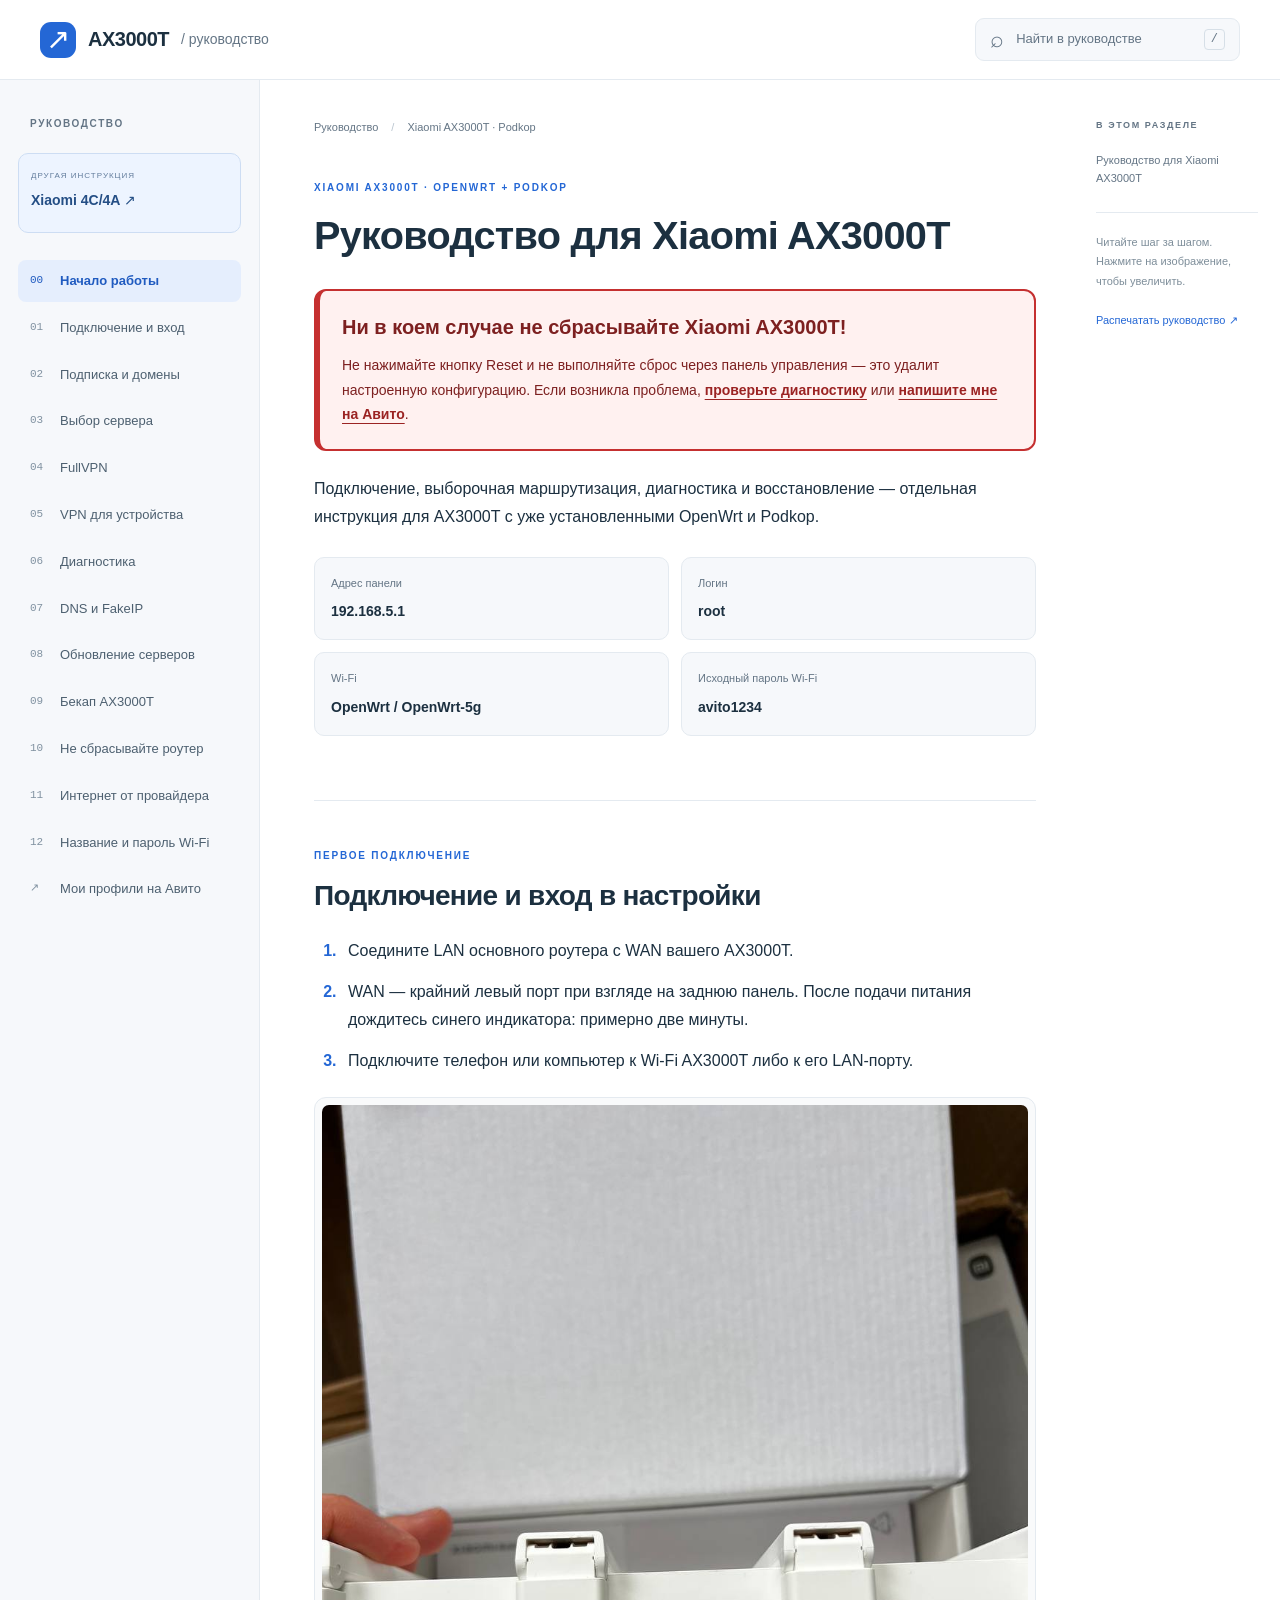
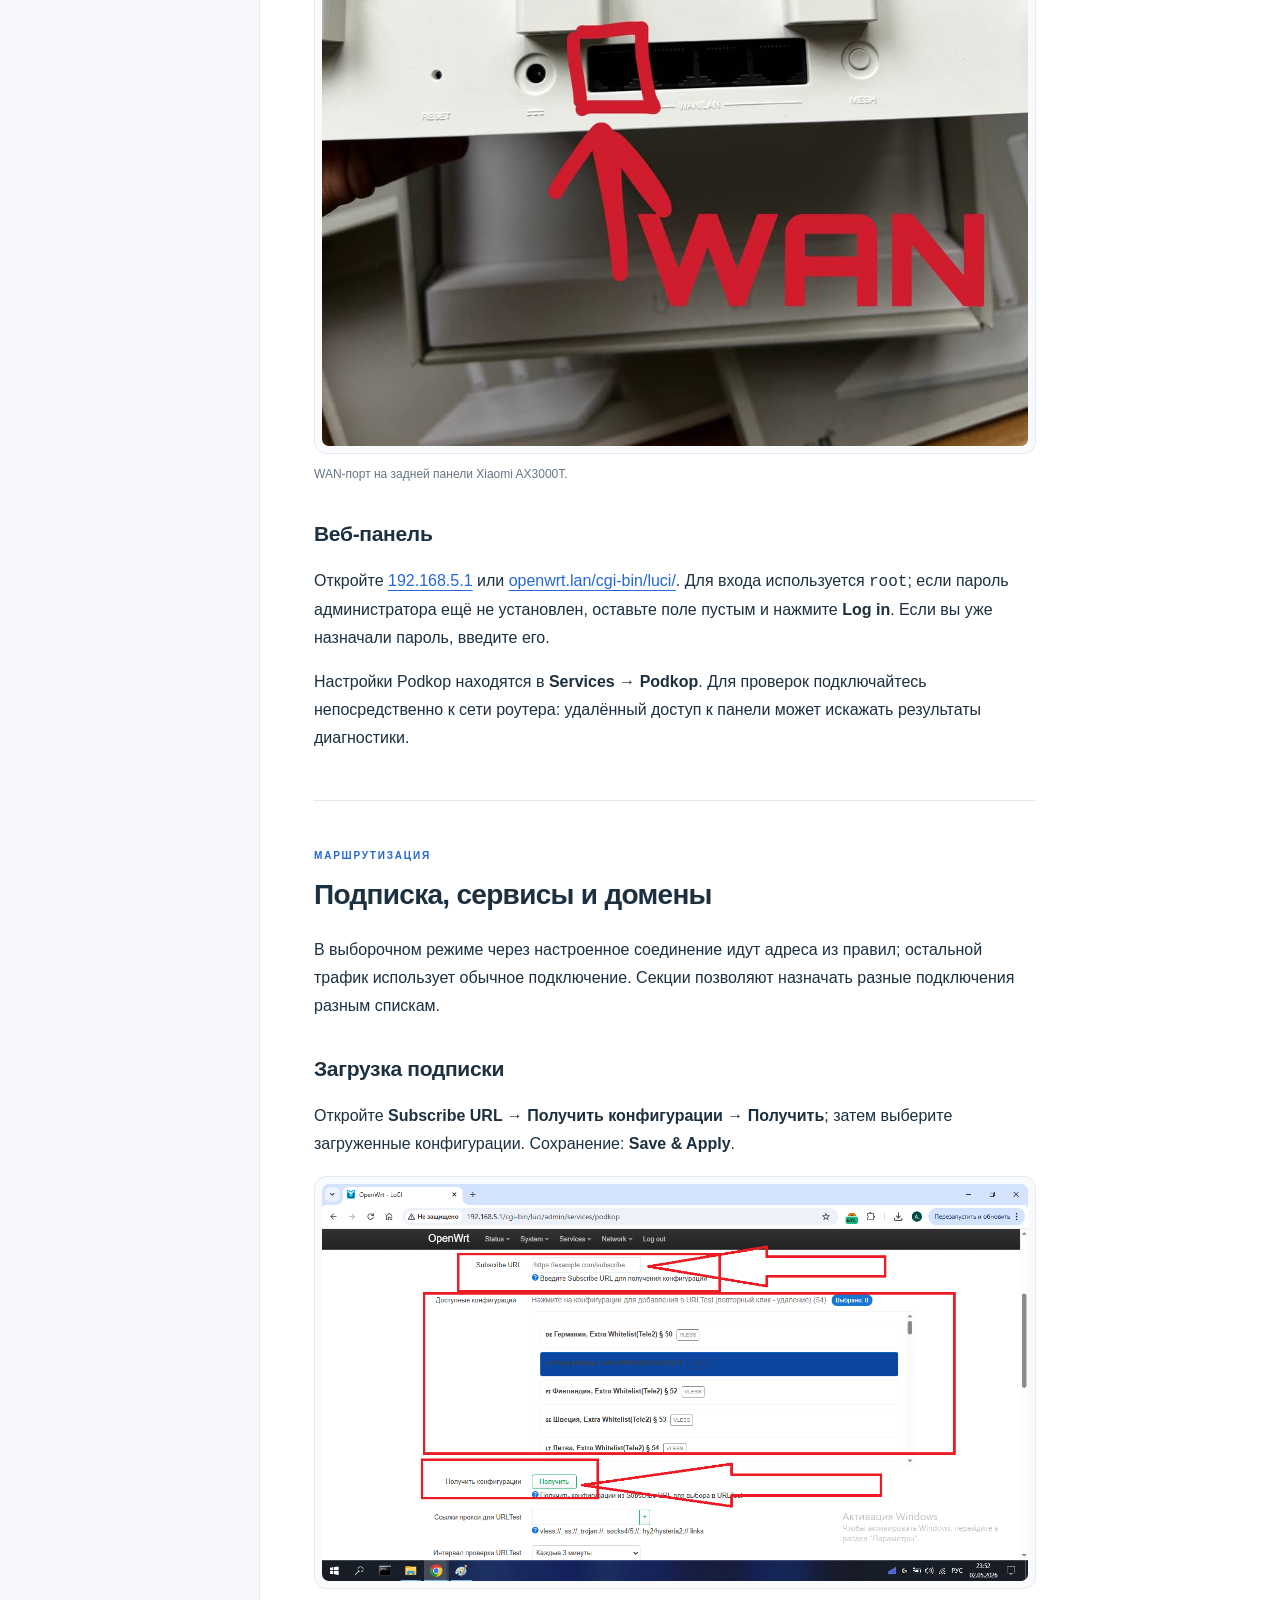
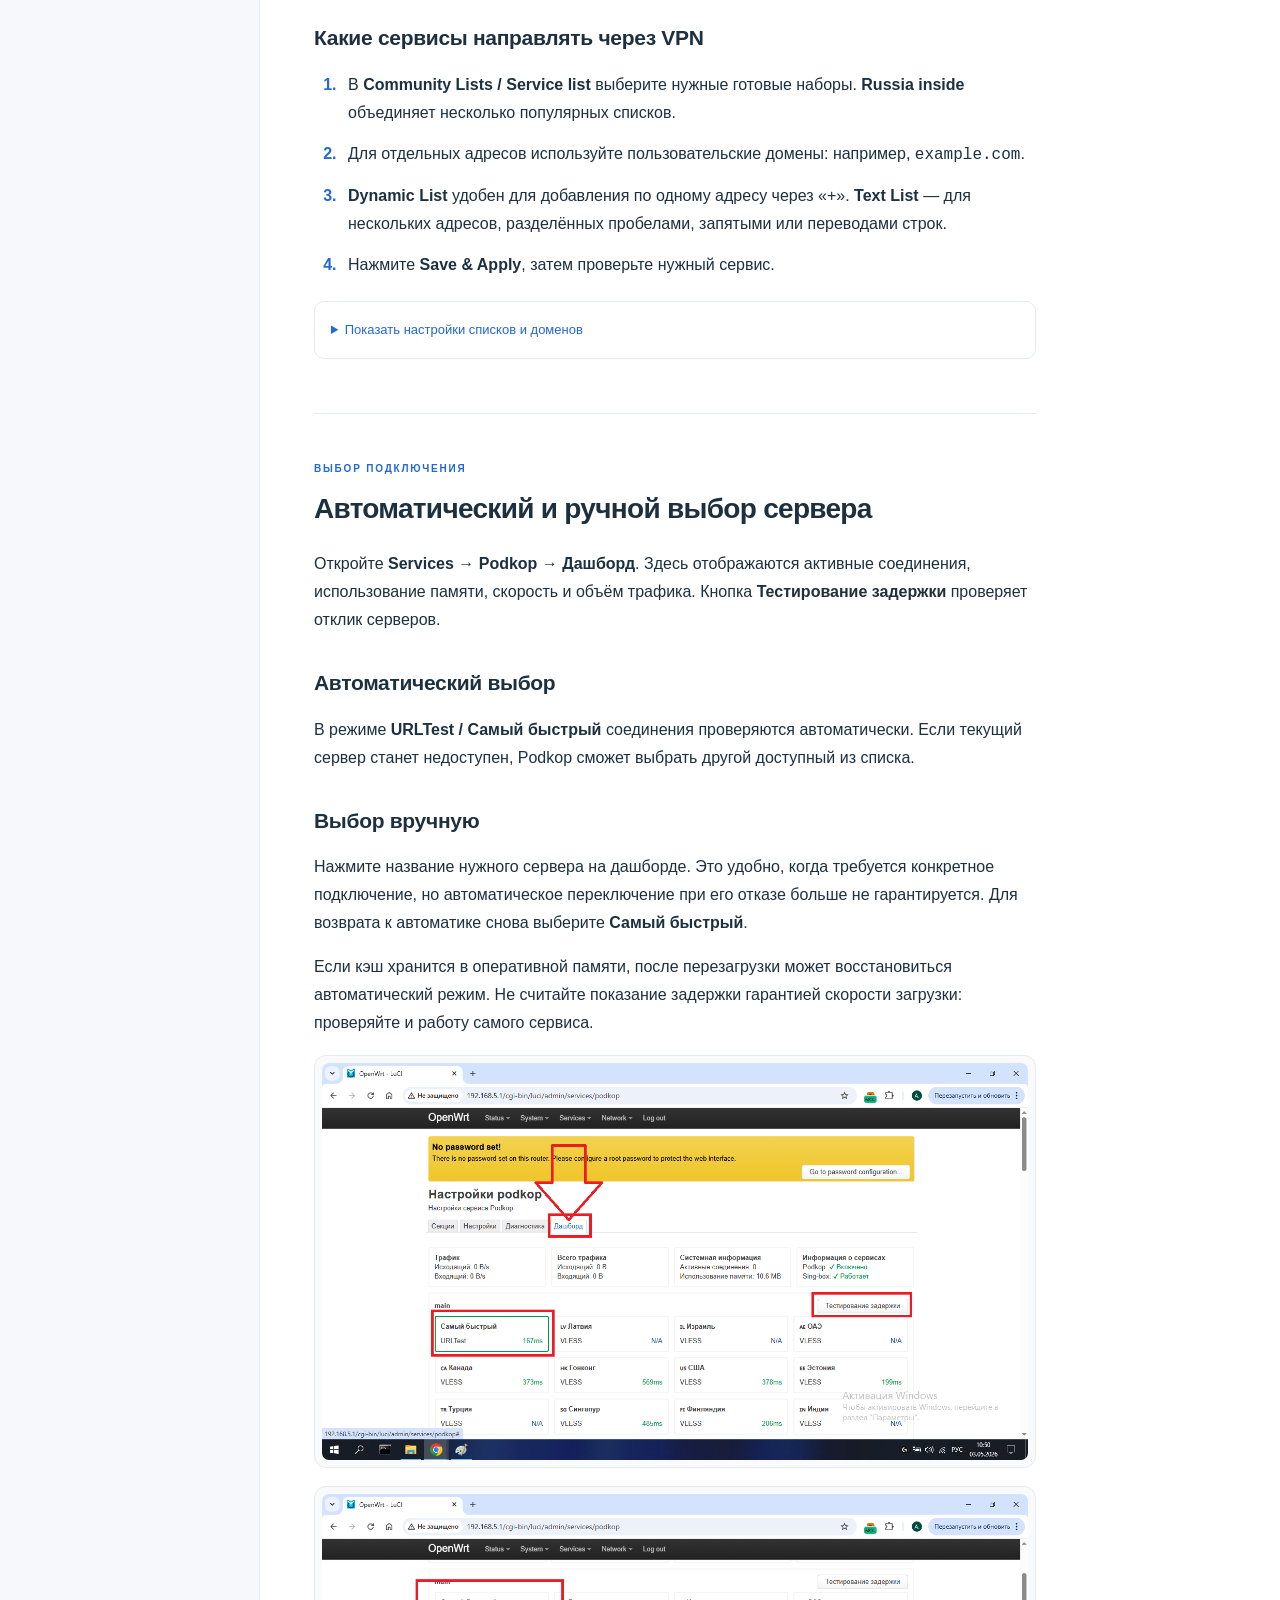
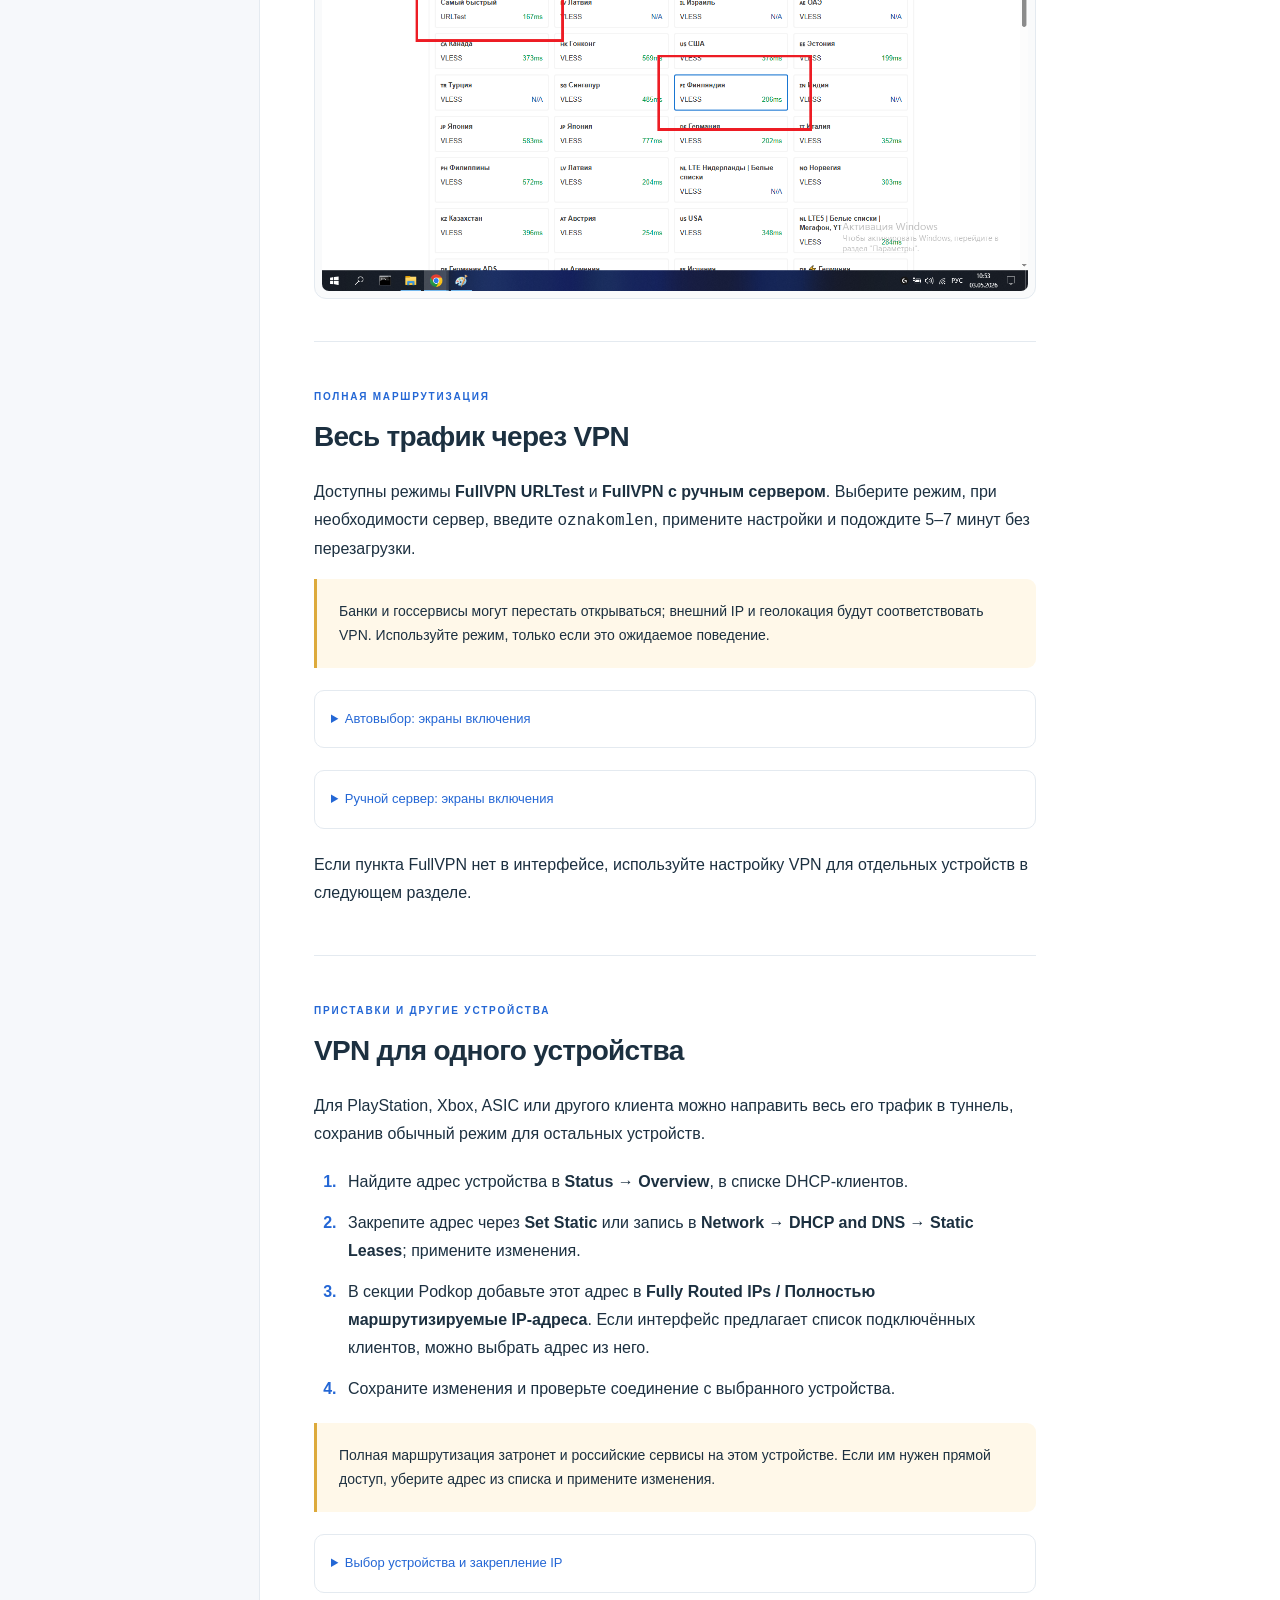
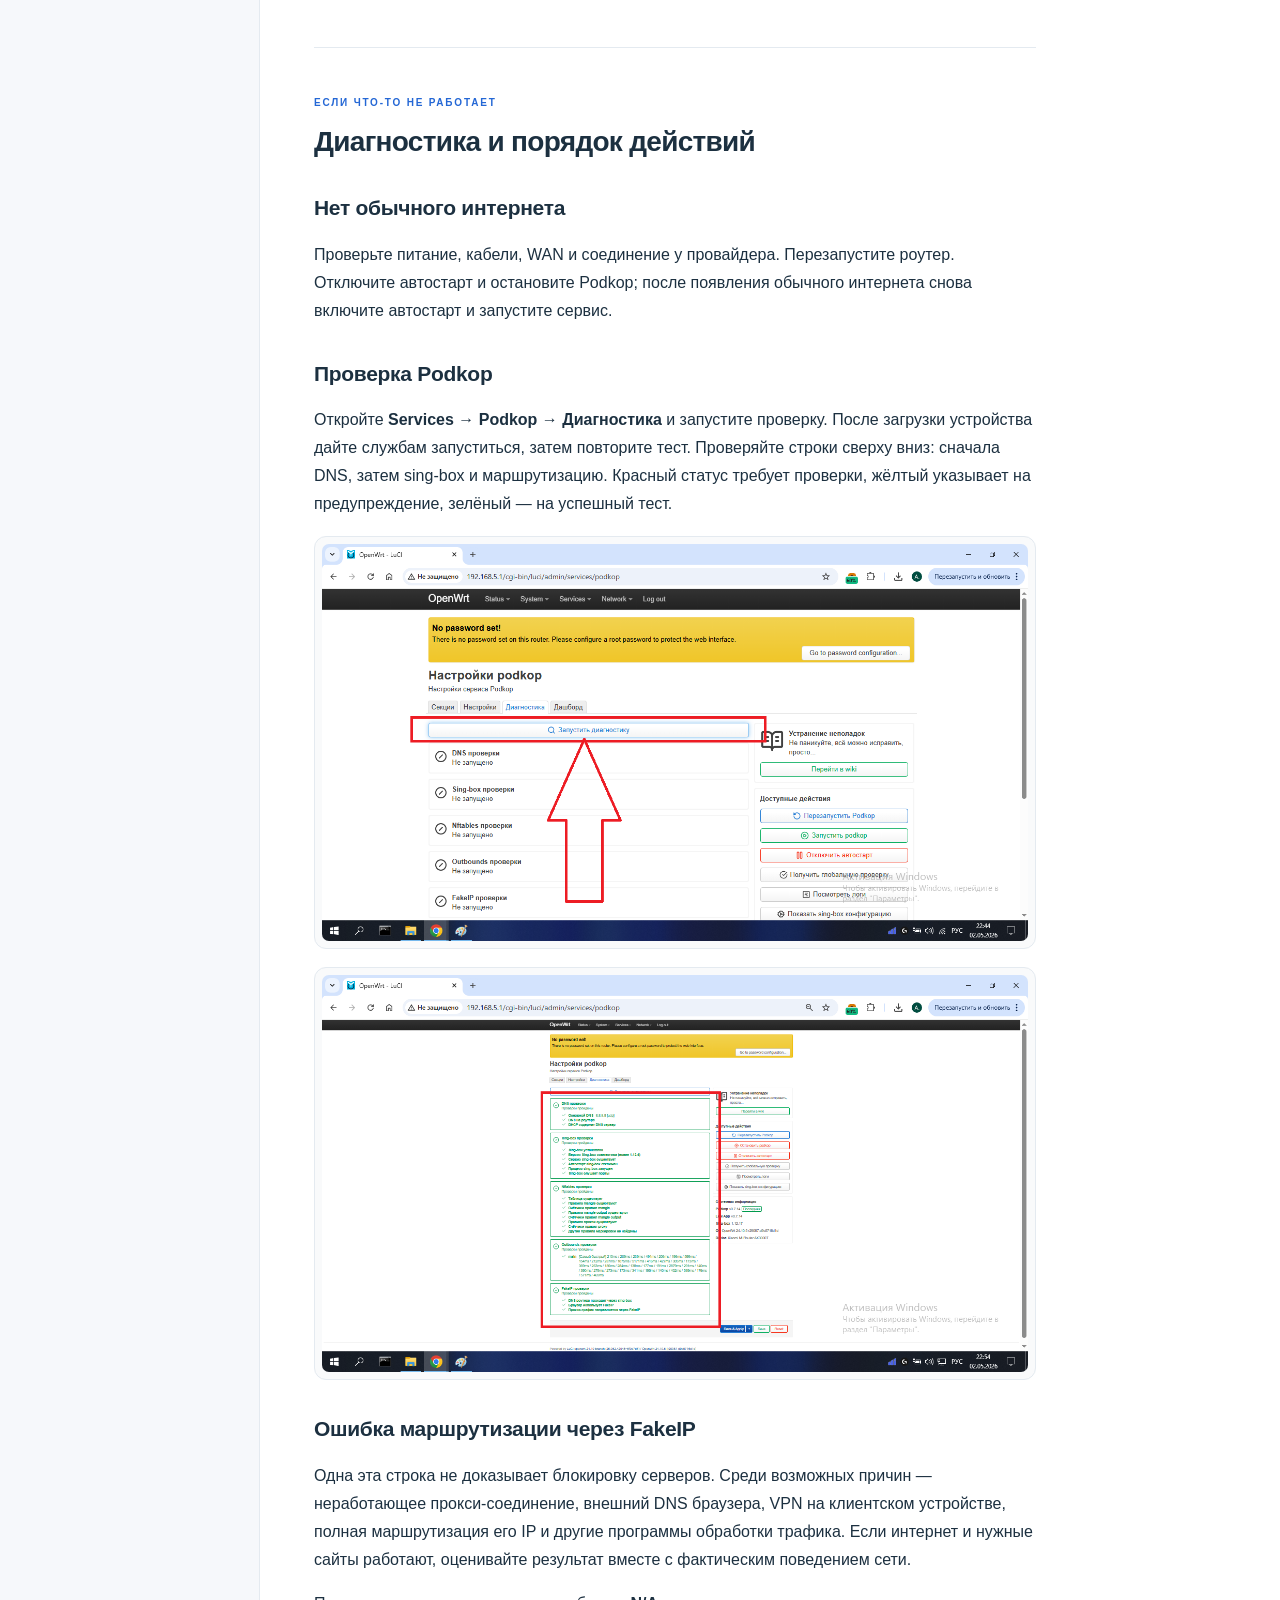
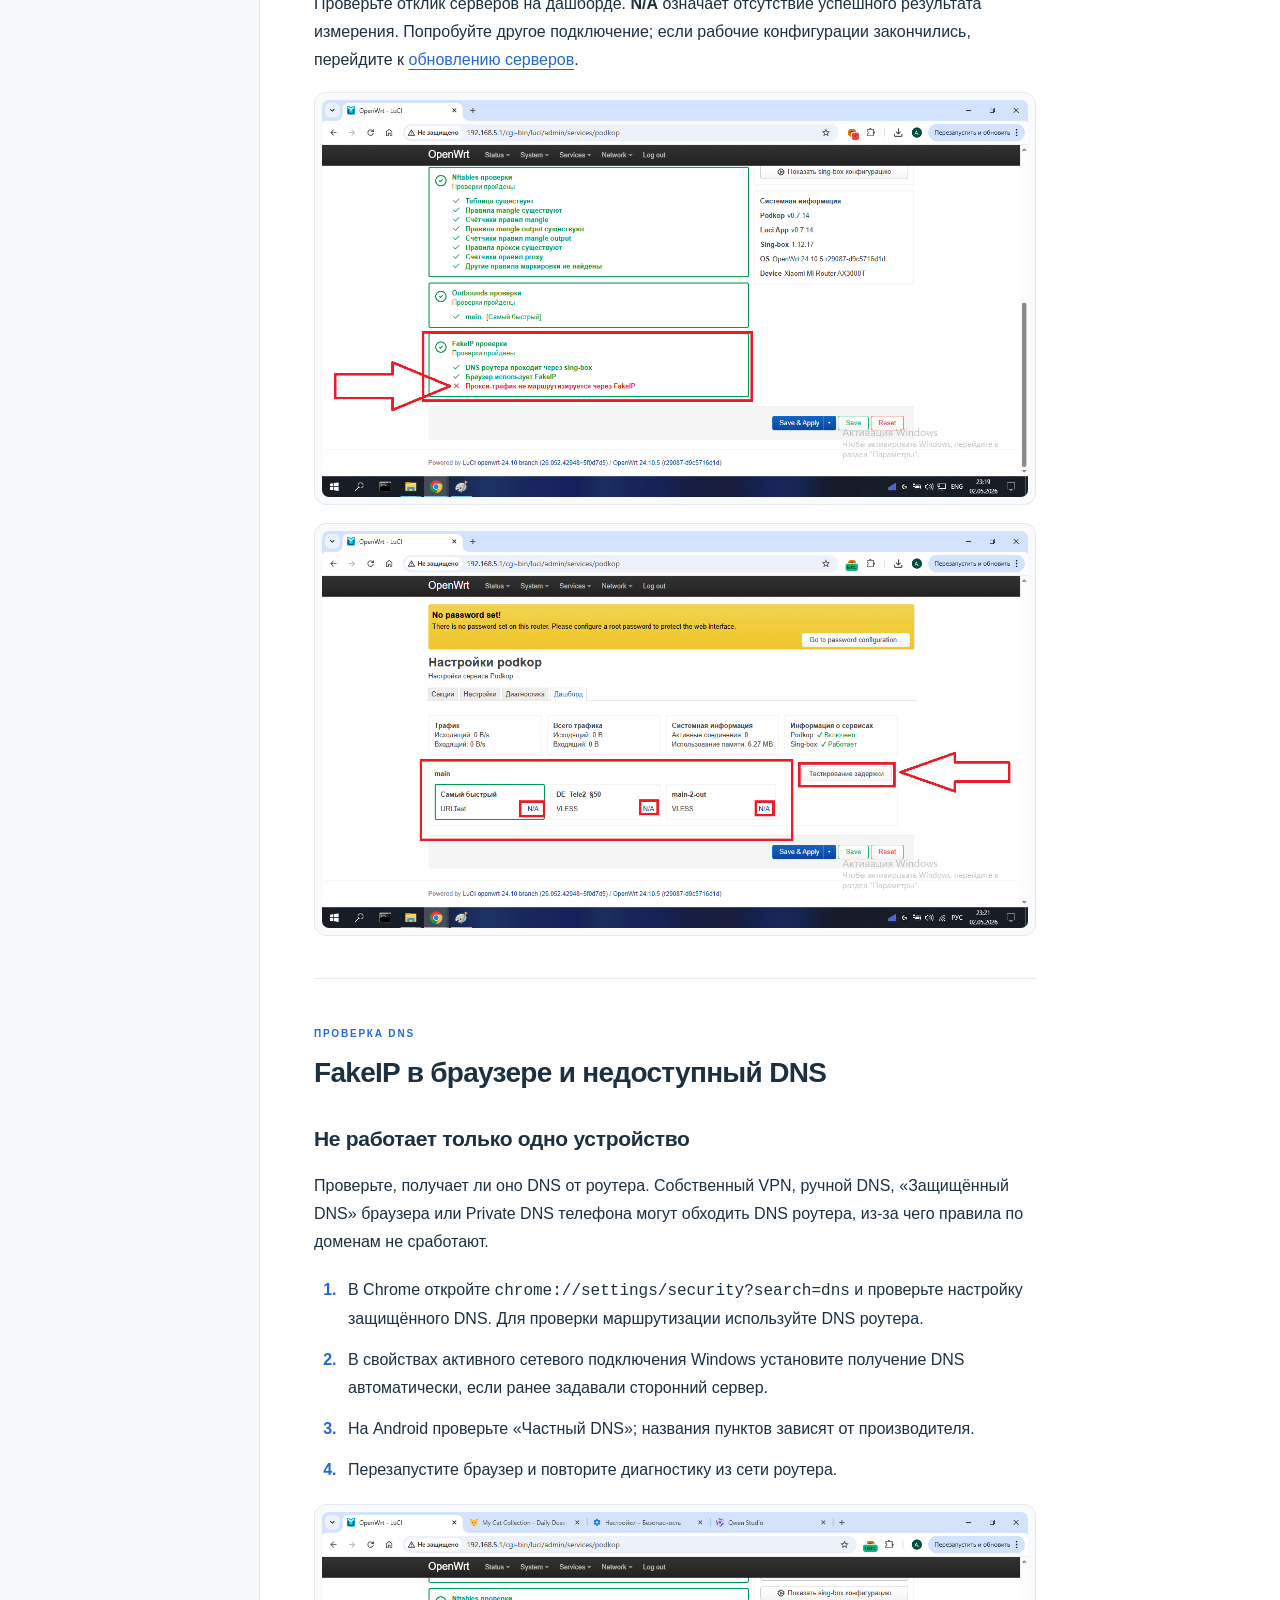
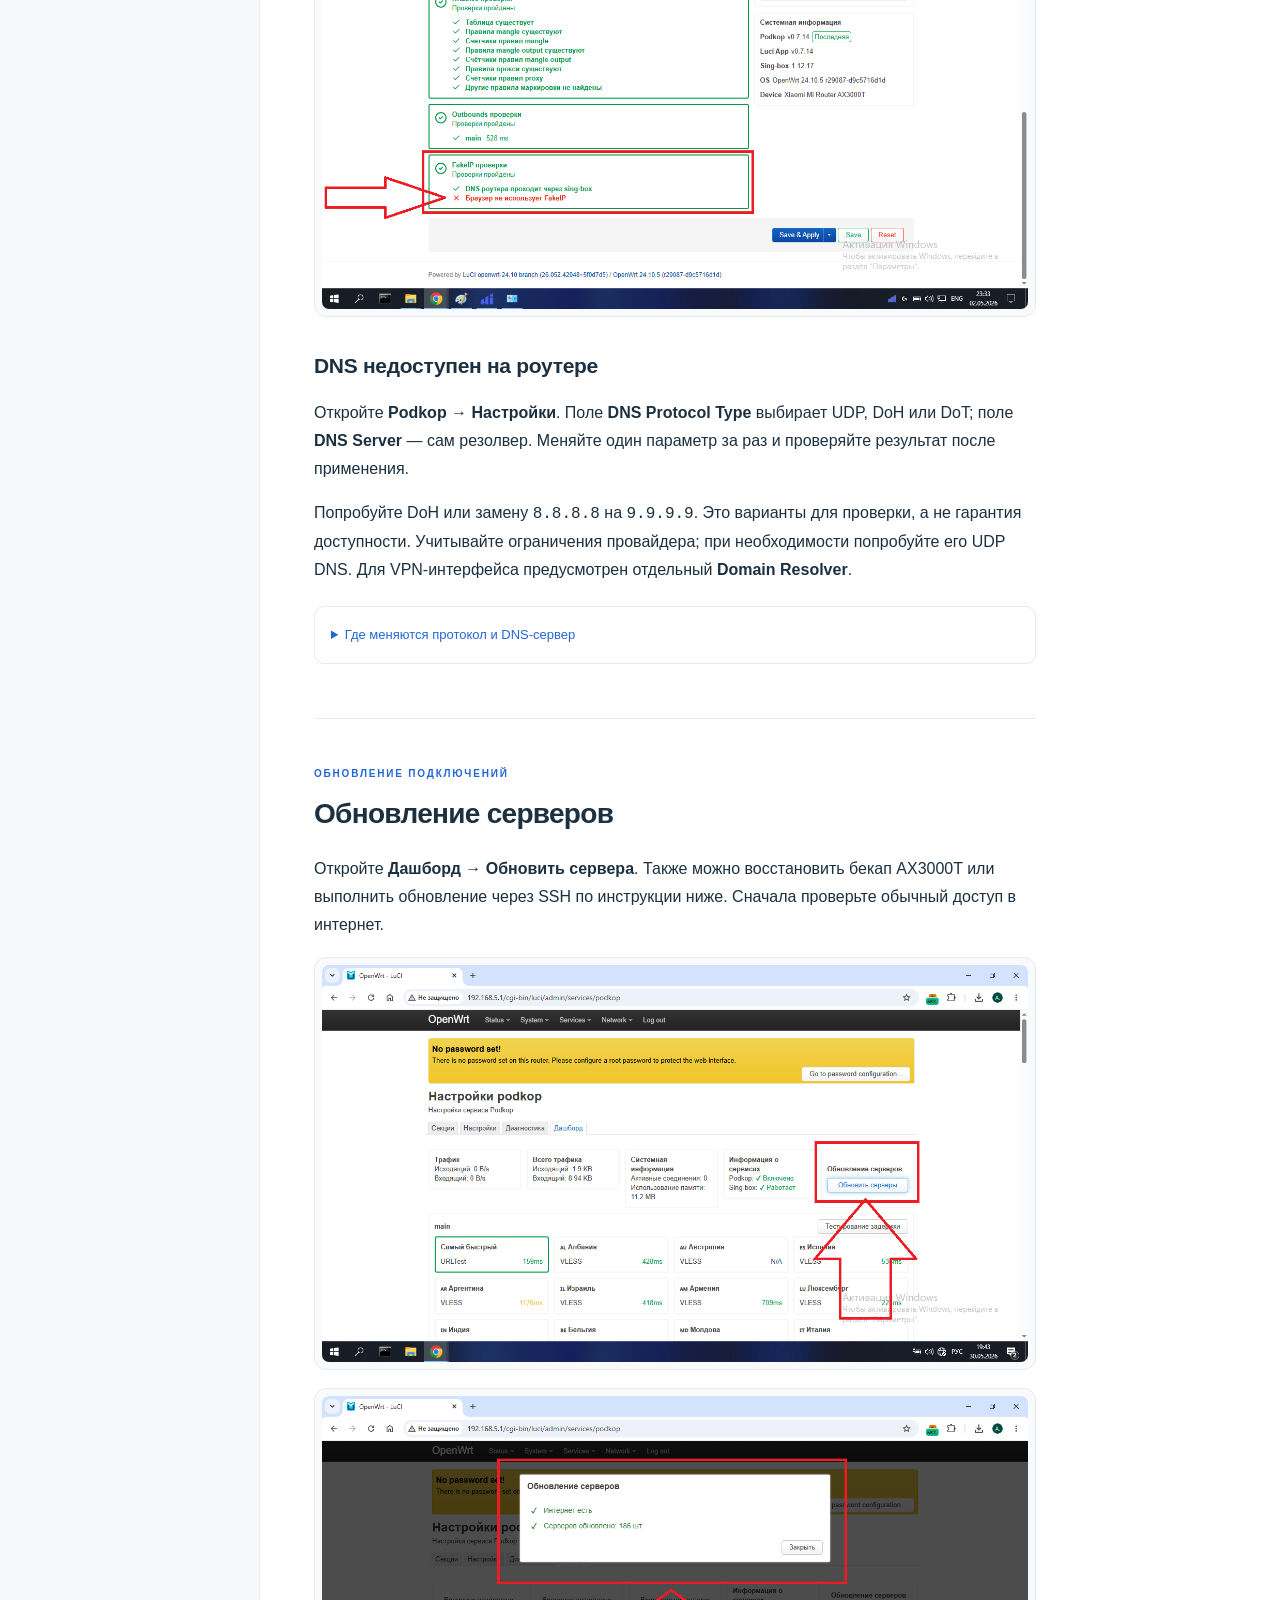
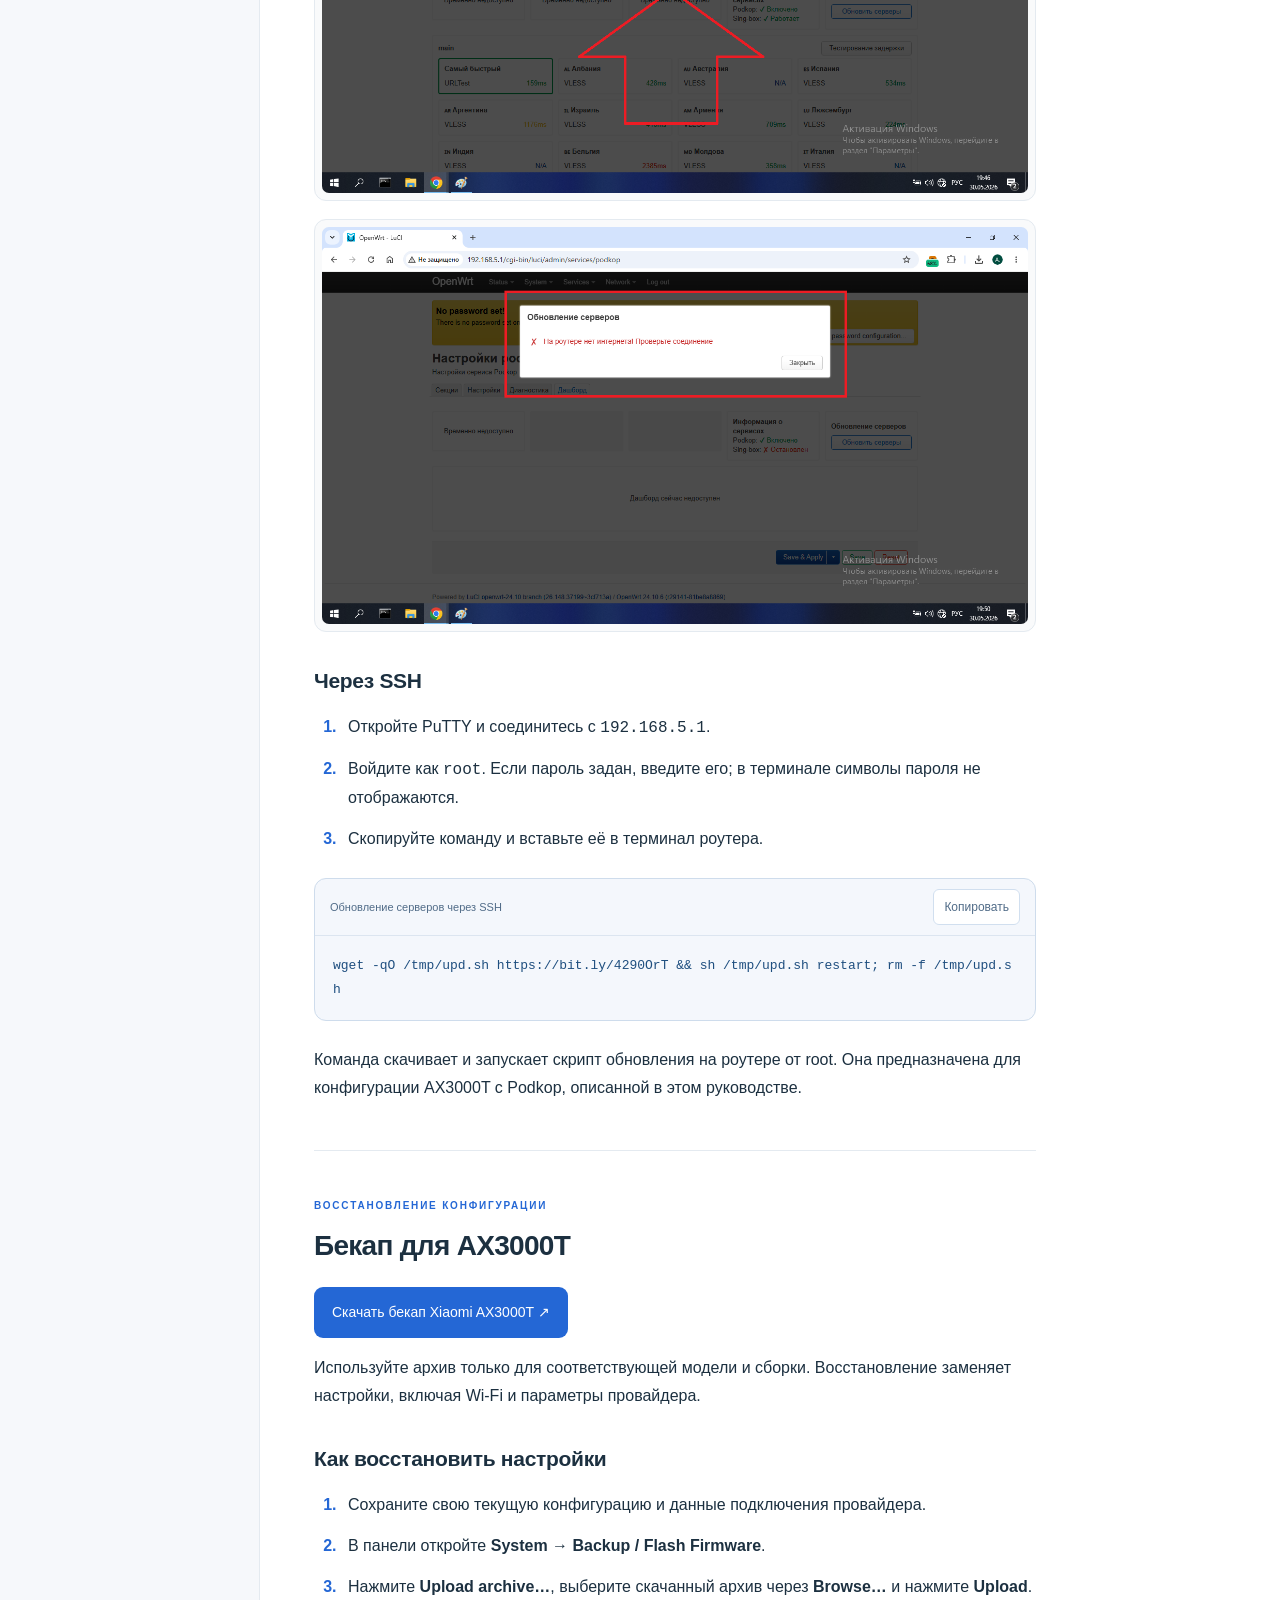
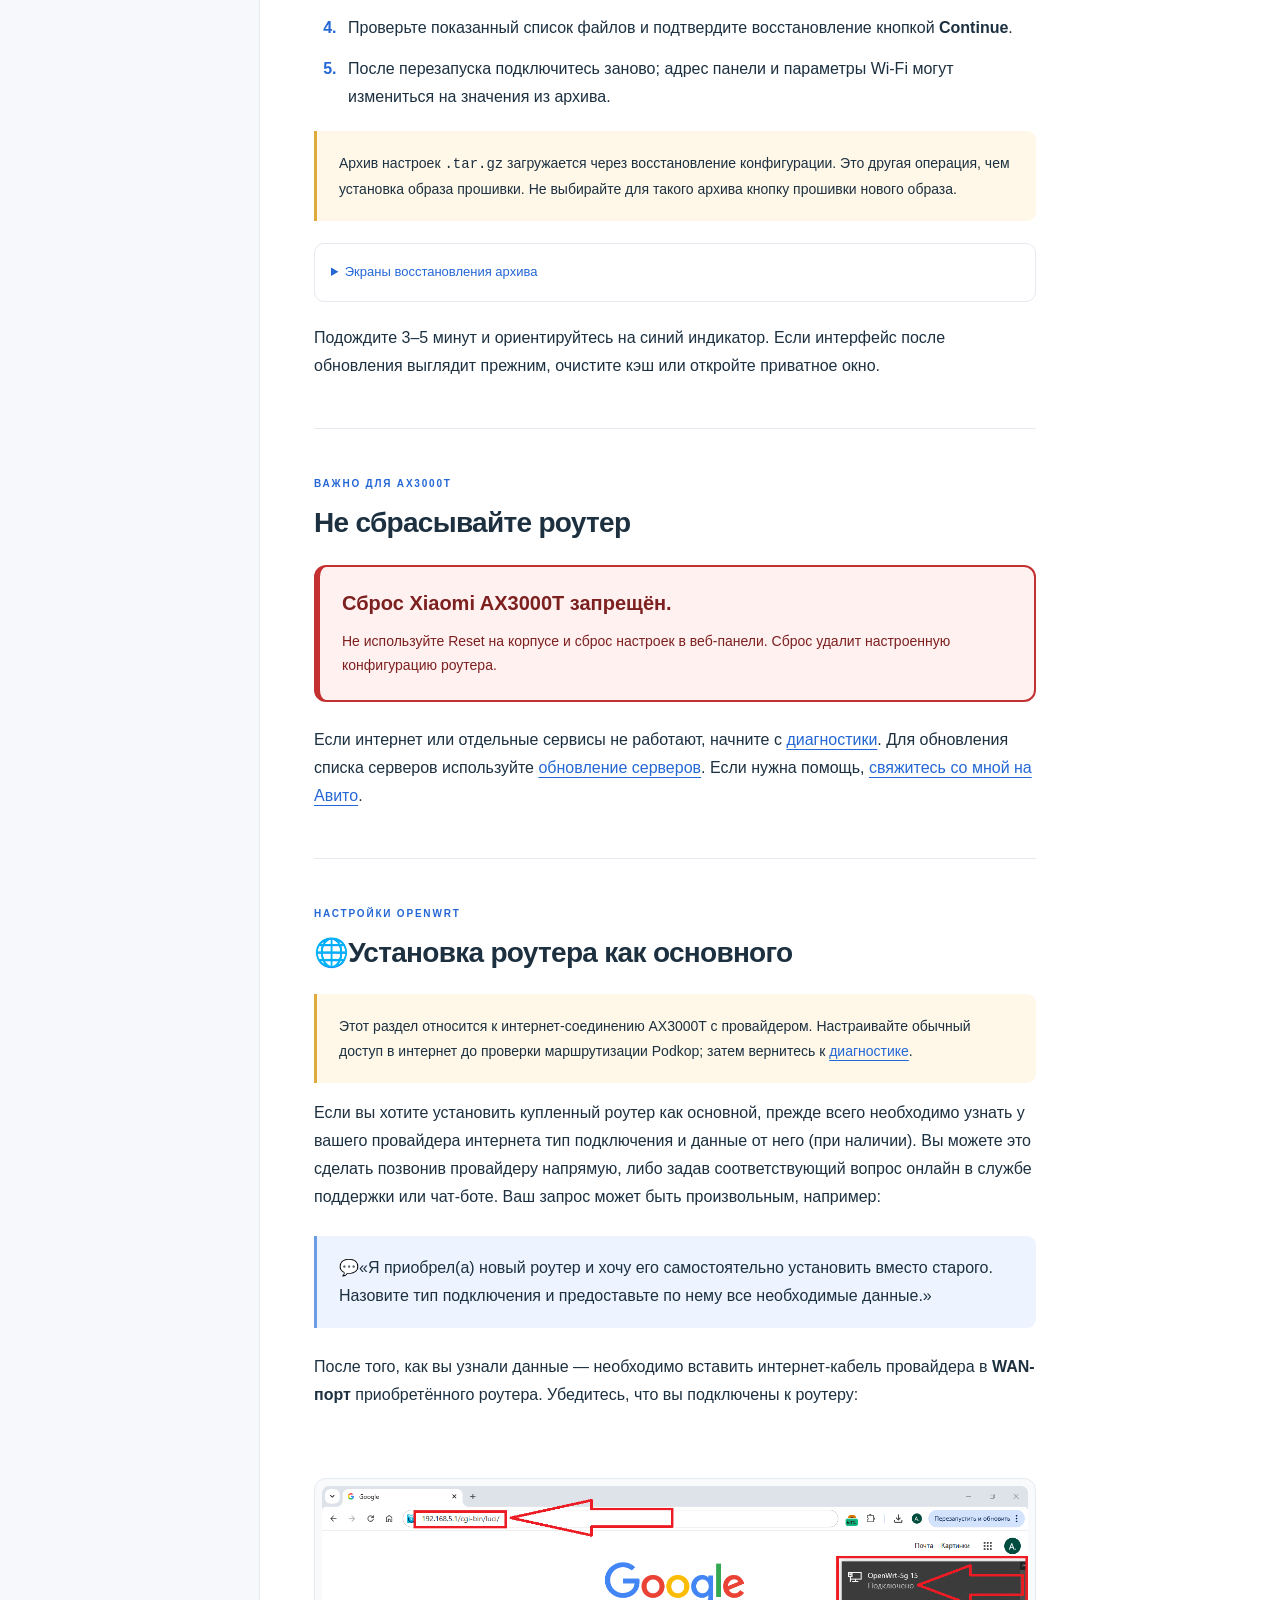
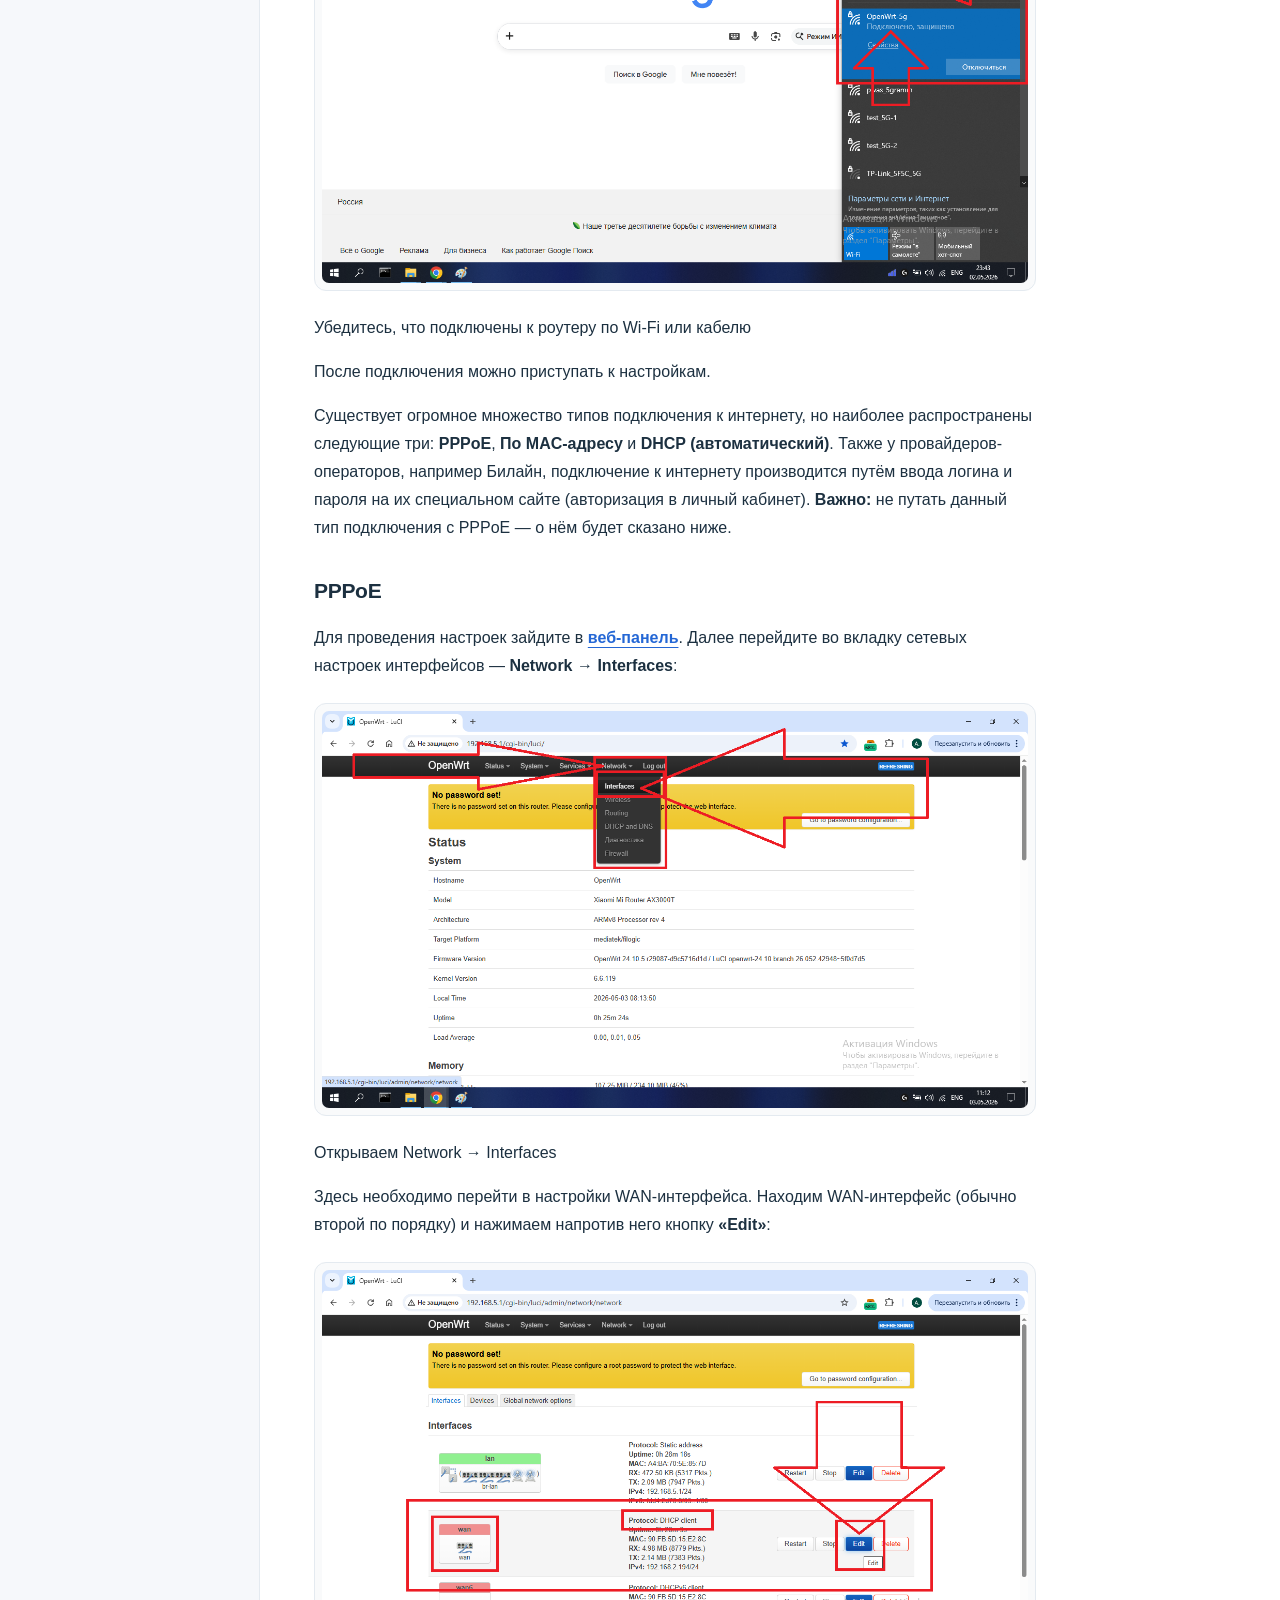
<file: ax3000t.html>
<!DOCTYPE html>

<html lang="ru">
<head>
<meta charset="utf-8"/>
<meta content="width=device-width,initial-scale=1" name="viewport"/>
<meta content="#ffffff" name="theme-color"/>
<meta content="Xiaomi AX3000T с OpenWrt и Podkop: подключение, серверы, FullVPN, DNS, диагностика, бекап и восстановление." name="description"/>
<title>Xiaomi AX3000T — руководство OpenWrt и Podkop</title>
<link href="assets/favicon.svg" rel="icon" type="image/svg+xml"/>
<link href="assets/style.css?v=20261029-2" rel="stylesheet"/>
<script defer="" src="assets/app.js"></script>
</head>
<body>
<a class="skip-link" href="#main-content">Перейти к инструкции</a>
<header class="site-header">
<a aria-label="Роутер — в начало руководства" class="brand" href="#ax-start"><span aria-hidden="true" class="brand-icon">↗</span><strong>AX3000T</strong><span class="brand-caption">/ руководство</span></a>
<div class="header-actions"><button aria-label="Поиск по руководству" class="search-trigger" type="button"><span aria-hidden="true">⌕</span><span class="search-label">Найти в руководстве</span><kbd>/</kbd></button><button aria-controls="sidebar" aria-expanded="false" class="menu-toggle" type="button">☰ <span>Разделы</span></button></div>
</header>
<div aria-hidden="true" class="reading-progress"><span></span></div>
<div class="page-layout">
<aside class="sidebar" id="sidebar"><div class="sidebar-inner"><div class="eyebrow">РУКОВОДСТВО</div><nav aria-label="Разделы руководства"><a class="guide-switch" href="index.html"><small>ДРУГАЯ ИНСТРУКЦИЯ</small><strong>Xiaomi 4C/4A ↗</strong></a><a class="nav-link" href="#ax-start"><span class="nav-number">00</span><span>Начало работы</span></a><a class="nav-link" href="#ax-connect"><span class="nav-number">01</span><span>Подключение и вход</span></a><a class="nav-link" href="#ax-routing"><span class="nav-number">02</span><span>Подписка и домены</span></a><a class="nav-link" href="#ax-servers"><span class="nav-number">03</span><span>Выбор сервера</span></a><a class="nav-link" href="#ax-fullvpn"><span class="nav-number">04</span><span>FullVPN</span></a><a class="nav-link" href="#ax-devices"><span class="nav-number">05</span><span>VPN для устройства</span></a><a class="nav-link" href="#ax-diagnostics"><span class="nav-number">06</span><span>Диагностика</span></a><a class="nav-link" href="#ax-dns"><span class="nav-number">07</span><span>DNS и FakeIP</span></a><a class="nav-link" href="#ax-updates"><span class="nav-number">08</span><span>Обновление серверов</span></a><a class="nav-link" href="#ax-backup"><span class="nav-number">09</span><span>Бекап AX3000T</span></a><a class="nav-link" href="#ax-reset"><span class="nav-number">10</span><span>Не сбрасывайте роутер</span></a><a class="nav-link" href="#ax-main-router"><span class="nav-number">11</span><span>Интернет от провайдера</span></a><a class="nav-link" href="#ax-wifi"><span class="nav-number">12</span><span>Название и пароль Wi-Fi</span></a><a class="nav-link" href="#contacts"><span class="nav-number">↗</span><span>Мои профили на Авито</span></a></nav><div class="sidebar-bottom"><span class="sidebar-dot"></span>От подключения до настройки</div></div></aside>
<main id="main-content"><div class="breadcrumb">Руководство <span>/</span> Xiaomi AX3000T · Podkop</div><section aria-labelledby="ax-start" class="guide-section" data-section="ax-start">
<div class="section-kicker">XIAOMI AX3000T · OPENWRT + PODKOP</div>
<h1 id="ax-start">Руководство для Xiaomi AX3000T</h1>
<div class="critical-notice"><strong>Ни в коем случае не сбрасывайте Xiaomi AX3000T!</strong><p>Не нажимайте кнопку Reset и не выполняйте сброс через панель управления — это удалит настроенную конфигурацию. Если возникла проблема, <a href="#ax-diagnostics">проверьте диагностику</a> или <a href="#contacts">напишите мне на Авито</a>.</p></div>
<p>Подключение, выборочная маршрутизация, диагностика и восстановление — отдельная инструкция для AX3000T с уже установленными OpenWrt и Podkop.</p>
<div class="quick-data"><div><small>Адрес панели</small><strong>192.168.5.1</strong></div><div><small>Логин</small><strong>root</strong></div><div><small>Wi-Fi</small><strong>OpenWrt / OpenWrt-5g</strong></div><div><small>Исходный пароль Wi-Fi</small><strong>avito1234</strong></div></div>
</section>
<section aria-labelledby="ax-connect" class="guide-section" data-section="ax-connect">
<div class="section-kicker">ПЕРВОЕ ПОДКЛЮЧЕНИЕ</div><h2 id="ax-connect">Подключение и вход в настройки</h2>
<ol><li>Соедините LAN основного роутера с WAN вашего AX3000T.</li><li>WAN — крайний левый порт при взгляде на заднюю панель. После подачи питания дождитесь синего индикатора: примерно две минуты.</li><li>Подключите телефон или компьютер к Wi-Fi AX3000T либо к его LAN-порту.</li></ol>
<figure><a class="screenshot" data-lightbox="" href="assets/images/xiaomi-ax3000t-wan.jpg"><img alt="Задняя панель Xiaomi AX3000T: расположение WAN-порта" loading="lazy" src="assets/images/xiaomi-ax3000t-wan.jpg"/></a><figcaption>WAN-порт на задней панели Xiaomi AX3000T.</figcaption></figure>
<h3 id="ax-login">Веб-панель</h3><p>Откройте <a href="http://192.168.5.1/" rel="noopener noreferrer" target="_blank">192.168.5.1</a> или <a href="http://openwrt.lan/cgi-bin/luci/" rel="noopener noreferrer" target="_blank">openwrt.lan/cgi-bin/luci/</a>. Для входа используется <code>root</code>; если пароль администратора ещё не установлен, оставьте поле пустым и нажмите <strong>Log in</strong>. Если вы уже назначали пароль, введите его.</p>
<p>Настройки Podkop находятся в <strong>Services → Podkop</strong>. Для проверок подключайтесь непосредственно к сети роутера: удалённый доступ к панели может искажать результаты диагностики.</p>
</section>
<section aria-labelledby="ax-routing" class="guide-section" data-section="ax-routing">
<div class="section-kicker">МАРШРУТИЗАЦИЯ</div><h2 id="ax-routing">Подписка, сервисы и домены</h2>
<p>В выборочном режиме через настроенное соединение идут адреса из правил; остальной трафик использует обычное подключение. Секции позволяют назначать разные подключения разным спискам.</p>
<h3 id="ax-subscription">Загрузка подписки</h3><p>Откройте <strong>Subscribe URL → Получить конфигурации → Получить</strong>; затем выберите загруженные конфигурации. Сохранение: <strong>Save &amp; Apply</strong>.</p>
<a class="screenshot" data-lightbox="" href="assets/ax3000t/16.png"><img alt="Subscribe URL и конфигурации" decoding="async" height="768" loading="lazy" src="assets/ax3000t/16.png" width="1366"/></a>
<h3 id="ax-domains">Какие сервисы направлять через VPN</h3><ol><li>В <strong>Community Lists / Service list</strong> выберите нужные готовые наборы. <strong>Russia inside</strong> объединяет несколько популярных списков.</li><li>Для отдельных адресов используйте пользовательские домены: например, <code>example.com</code>.</li><li><strong>Dynamic List</strong> удобен для добавления по одному адресу через «+». <strong>Text List</strong> — для нескольких адресов, разделённых пробелами, запятыми или переводами строк.</li><li>Нажмите <strong>Save &amp; Apply</strong>, затем проверьте нужный сервис.</li></ol>
<details><summary>Показать настройки списков и доменов</summary><a class="screenshot" data-lightbox="" href="assets/ax3000t/15.png"><img alt="Основные параметры Podkop" decoding="async" height="768" loading="lazy" src="assets/ax3000t/15.png" width="1366"/></a><a class="screenshot" data-lightbox="" href="assets/ax3000t/17.png"><img alt="Service list — списки" decoding="async" height="768" loading="lazy" src="assets/ax3000t/17.png" width="1366"/></a><a class="screenshot" data-lightbox="" href="assets/ax3000t/18.png"><img alt="Выбор типа списка доменов" decoding="async" height="768" loading="lazy" src="assets/ax3000t/18.png" width="1366"/></a><a class="screenshot" data-lightbox="" href="assets/ax3000t/19.png"><img alt="Динамический список" decoding="async" height="768" loading="lazy" src="assets/ax3000t/19.png" width="1366"/></a><a class="screenshot" data-lightbox="" href="assets/ax3000t/20.png"><img alt="Текстовый список" decoding="async" height="768" loading="lazy" src="assets/ax3000t/20.png" width="1366"/></a><a class="screenshot" data-lightbox="" href="assets/ax3000t/22.png"><img alt="Save &amp; Apply" decoding="async" height="768" loading="lazy" src="assets/ax3000t/22.png" width="1366"/></a></details>
</section>
<section aria-labelledby="ax-servers" class="guide-section" data-section="ax-servers">
<div class="section-kicker">ВЫБОР ПОДКЛЮЧЕНИЯ</div><h2 id="ax-servers">Автоматический и ручной выбор сервера</h2>
<p>Откройте <strong>Services → Podkop → Дашборд</strong>. Здесь отображаются активные соединения, использование памяти, скорость и объём трафика. Кнопка <strong>Тестирование задержки</strong> проверяет отклик серверов.</p>
<h3 id="ax-auto-server">Автоматический выбор</h3><p>В режиме <strong>URLTest / Самый быстрый</strong> соединения проверяются автоматически. Если текущий сервер станет недоступен, Podkop сможет выбрать другой доступный из списка.</p>
<h3 id="ax-manual-server">Выбор вручную</h3><p>Нажмите название нужного сервера на дашборде. Это удобно, когда требуется конкретное подключение, но автоматическое переключение при его отказе больше не гарантируется. Для возврата к автоматике снова выберите <strong>Самый быстрый</strong>.</p>
<p>Если кэш хранится в оперативной памяти, после перезагрузки может восстановиться автоматический режим. Не считайте показание задержки гарантией скорости загрузки: проверяйте и работу самого сервиса.</p>
<a class="screenshot" data-lightbox="" href="assets/ax3000t/41.png"><img alt="Дашборд с серверами" decoding="async" height="768" loading="lazy" src="assets/ax3000t/41.png" width="1366"/></a><a class="screenshot" data-lightbox="" href="assets/ax3000t/42.png"><img alt="Выбранный сервер с синей обводкой" decoding="async" height="768" loading="lazy" src="assets/ax3000t/42.png" width="1366"/></a>
</section>
<section aria-labelledby="ax-fullvpn" class="guide-section" data-section="ax-fullvpn">
<div class="section-kicker">ПОЛНАЯ МАРШРУТИЗАЦИЯ</div><h2 id="ax-fullvpn">Весь трафик через VPN</h2>
<p>Доступны режимы <strong>FullVPN URLTest</strong> и <strong>FullVPN с ручным сервером</strong>. Выберите режим, при необходимости сервер, введите <code>oznakomlen</code>, примените настройки и подождите 5–7 минут без перезагрузки.</p>
<p class="notice">Банки и госсервисы могут перестать открываться; внешний IP и геолокация будут соответствовать VPN. Используйте режим, только если это ожидаемое поведение.</p>
<details><summary>Автовыбор: экраны включения</summary><a class="screenshot" data-lightbox="" href="assets/ax3000t/71.png"><img alt="Services → Podkop" decoding="async" height="1080" loading="lazy" src="assets/ax3000t/71.png" width="1920"/></a><a class="screenshot" data-lightbox="" href="assets/ax3000t/72.png"><img alt="Выбор режима Full VPN URLTest" decoding="async" height="1080" loading="lazy" src="assets/ax3000t/72.png" width="1920"/></a><a class="screenshot" data-lightbox="" href="assets/ax3000t/73.png"><img alt="Ввод пароля" decoding="async" height="1080" loading="lazy" src="assets/ax3000t/73.png" width="1920"/></a><a class="screenshot" data-lightbox="" href="assets/ax3000t/22.png"><img alt="Save &amp; Apply" decoding="async" height="768" loading="lazy" src="assets/ax3000t/22.png" width="1366"/></a></details><details><summary>Ручной сервер: экраны включения</summary><a class="screenshot" data-lightbox="" href="assets/ax3000t/77.png"><img alt="Выбор режима Full VPN ручной сервер" decoding="async" height="1080" loading="lazy" src="assets/ax3000t/77.png" width="1920"/></a><a class="screenshot" data-lightbox="" href="assets/ax3000t/78.png"><img alt="Выбор сервера из списка" decoding="async" height="1080" loading="lazy" src="assets/ax3000t/78.png" width="1920"/></a><a class="screenshot" data-lightbox="" href="assets/ax3000t/82.png"><img alt="Ввод пароля" decoding="async" height="1080" loading="lazy" src="assets/ax3000t/82.png" width="1920"/></a><a class="screenshot" data-lightbox="" href="assets/ax3000t/22.png"><img alt="Save &amp; Apply" decoding="async" height="768" loading="lazy" src="assets/ax3000t/22.png" width="1366"/></a></details>
<p>Если пункта FullVPN нет в интерфейсе, используйте настройку VPN для отдельных устройств в следующем разделе.</p>
</section>
<section aria-labelledby="ax-devices" class="guide-section" data-section="ax-devices">
<div class="section-kicker">ПРИСТАВКИ И ДРУГИЕ УСТРОЙСТВА</div><h2 id="ax-devices">VPN для одного устройства</h2>
<p>Для PlayStation, Xbox, ASIC или другого клиента можно направить весь его трафик в туннель, сохранив обычный режим для остальных устройств.</p>
<ol><li>Найдите адрес устройства в <strong>Status → Overview</strong>, в списке DHCP-клиентов.</li><li>Закрепите адрес через <strong>Set Static</strong> или запись в <strong>Network → DHCP and DNS → Static Leases</strong>; примените изменения.</li><li>В секции Podkop добавьте этот адрес в <strong>Fully Routed IPs / Полностью маршрутизируемые IP-адреса</strong>. Если интерфейс предлагает список подключённых клиентов, можно выбрать адрес из него.</li><li>Сохраните изменения и проверьте соединение с выбранного устройства.</li></ol>
<p class="notice">Полная маршрутизация затронет и российские сервисы на этом устройстве. Если им нужен прямой доступ, уберите адрес из списка и примените изменения.</p>
<details><summary>Выбор устройства и закрепление IP</summary><a class="screenshot" data-lightbox="" href="assets/ax3000t/80.png"><img alt="Выбор IP из выпадающего списка" decoding="async" height="1080" loading="lazy" src="assets/ax3000t/80.png" width="1920"/></a><a class="screenshot" data-lightbox="" href="assets/ax3000t/81.png"><img alt="IP добавлен в список" decoding="async" height="1080" loading="lazy" src="assets/ax3000t/81.png" width="1920"/></a><a class="screenshot" data-lightbox="" href="assets/ax3000t/37.png"><img alt="Список устройств с кнопкой Set Static" decoding="async" height="768" loading="lazy" src="assets/ax3000t/37.png" width="1366"/></a><a class="screenshot" data-lightbox="" href="assets/ax3000t/38.png"><img alt="Save &amp; Apply для статического IP" decoding="async" height="768" loading="lazy" src="assets/ax3000t/38.png" width="1366"/></a><a class="screenshot" data-lightbox="" href="assets/ax3000t/39.png"><img alt="Поле маршрутизируемые IP с добавленным IP" decoding="async" height="768" loading="lazy" src="assets/ax3000t/39.png" width="1366"/></a><a class="screenshot" data-lightbox="" href="assets/ax3000t/40.png"><img alt="Save &amp; Apply" decoding="async" height="768" loading="lazy" src="assets/ax3000t/40.png" width="1366"/></a></details>
</section>
<section aria-labelledby="ax-diagnostics" class="guide-section" data-section="ax-diagnostics">
<div class="section-kicker">ЕСЛИ ЧТО-ТО НЕ РАБОТАЕТ</div><h2 id="ax-diagnostics">Диагностика и порядок действий</h2>
<h3 id="ax-no-internet">Нет обычного интернета</h3><p>Проверьте питание, кабели, WAN и соединение у провайдера. Перезапустите роутер. Отключите автостарт и остановите Podkop; после появления обычного интернета снова включите автостарт и запустите сервис.</p>
<h3 id="ax-run-diagnostics">Проверка Podkop</h3><p>Откройте <strong>Services → Podkop → Диагностика</strong> и запустите проверку. После загрузки устройства дайте службам запуститься, затем повторите тест. Проверяйте строки сверху вниз: сначала DNS, затем sing-box и маршрутизацию. Красный статус требует проверки, жёлтый указывает на предупреждение, зелёный — на успешный тест.</p>
<a class="screenshot" data-lightbox="" href="assets/ax3000t/6.png"><img alt="Запустить диагностику" decoding="async" height="768" loading="lazy" src="assets/ax3000t/6.png" width="1366"/></a><a class="screenshot" data-lightbox="" href="assets/ax3000t/8.png"><img alt="Успешная диагностика" decoding="async" height="768" loading="lazy" src="assets/ax3000t/8.png" width="1366"/></a>
<h3 id="ax-fakeip">Ошибка маршрутизации через FakeIP</h3><p>Одна эта строка не доказывает блокировку серверов. Среди возможных причин — неработающее прокси-соединение, внешний DNS браузера, VPN на клиентском устройстве, полная маршрутизация его IP и другие программы обработки трафика. Если интернет и нужные сайты работают, оценивайте результат вместе с фактическим поведением сети.</p>
<p>Проверьте отклик серверов на дашборде. <strong>N/A</strong> означает отсутствие успешного результата измерения. Попробуйте другое подключение; если рабочие конфигурации закончились, перейдите к <a href="#ax-updates">обновлению серверов</a>.</p>
<a class="screenshot" data-lightbox="" href="assets/ax3000t/9.png"><img alt="Ошибка прокси-трафик FakeIP" decoding="async" height="768" loading="lazy" src="assets/ax3000t/9.png" width="1366"/></a><a class="screenshot" data-lightbox="" href="assets/ax3000t/10.png"><img alt="Дашборд — N/A серверов" decoding="async" height="768" loading="lazy" src="assets/ax3000t/10.png" width="1366"/></a>
</section>
<section aria-labelledby="ax-dns" class="guide-section" data-section="ax-dns">
<div class="section-kicker">ПРОВЕРКА DNS</div><h2 id="ax-dns">FakeIP в браузере и недоступный DNS</h2>
<h3 id="ax-browser-dns">Не работает только одно устройство</h3><p>Проверьте, получает ли оно DNS от роутера. Собственный VPN, ручной DNS, «Защищённый DNS» браузера или Private DNS телефона могут обходить DNS роутера, из-за чего правила по доменам не сработают.</p>
<ol><li>В Chrome откройте <code>chrome://settings/security?search=dns</code> и проверьте настройку защищённого DNS. Для проверки маршрутизации используйте DNS роутера.</li><li>В свойствах активного сетевого подключения Windows установите получение DNS автоматически, если ранее задавали сторонний сервер.</li><li>На Android проверьте «Частный DNS»; названия пунктов зависят от производителя.</li><li>Перезапустите браузер и повторите диагностику из сети роутера.</li></ol>
<a class="screenshot" data-lightbox="" href="assets/ax3000t/11.png"><img alt="FakeIP браузер не использует" decoding="async" height="768" loading="lazy" src="assets/ax3000t/11.png" width="1366"/></a>
<h3 id="ax-router-dns">DNS недоступен на роутере</h3><p>Откройте <strong>Podkop → Настройки</strong>. Поле <strong>DNS Protocol Type</strong> выбирает UDP, DoH или DoT; поле <strong>DNS Server</strong> — сам резолвер. Меняйте один параметр за раз и проверяйте результат после применения.</p>
<p>Попробуйте DoH или замену <code>8.8.8.8</code> на <code>9.9.9.9</code>. Это варианты для проверки, а не гарантия доступности. Учитывайте ограничения провайдера; при необходимости попробуйте его UDP DNS. Для VPN-интерфейса предусмотрен отдельный <strong>Domain Resolver</strong>.</p>
<details><summary>Где меняются протокол и DNS-сервер</summary><a class="screenshot" data-lightbox="" href="assets/ax3000t/87.png"><img alt="Вкладка Настройки" decoding="async" height="1080" loading="lazy" src="assets/ax3000t/87.png" width="1920"/></a><a class="screenshot" data-lightbox="" href="assets/ax3000t/88.png"><img alt="Тип протокола udp" decoding="async" height="1080" loading="lazy" src="assets/ax3000t/88.png" width="1920"/></a><a class="screenshot" data-lightbox="" href="assets/ax3000t/89.png"><img alt="Выбор DoH" decoding="async" height="1080" loading="lazy" src="assets/ax3000t/89.png" width="1920"/></a><a class="screenshot" data-lightbox="" href="assets/ax3000t/90.png"><img alt="DNS 8.8.8.8 по умолчанию" decoding="async" height="1080" loading="lazy" src="assets/ax3000t/90.png" width="1920"/></a><a class="screenshot" data-lightbox="" href="assets/ax3000t/91.png"><img alt="Выбор DNS 9.9.9.9" decoding="async" height="1080" loading="lazy" src="assets/ax3000t/91.png" width="1920"/></a><a class="screenshot" data-lightbox="" href="assets/ax3000t/22.png"><img alt="Save &amp; Apply" decoding="async" height="768" loading="lazy" src="assets/ax3000t/22.png" width="1366"/></a></details>
</section>
<section aria-labelledby="ax-updates" class="guide-section" data-section="ax-updates">
<div class="section-kicker">ОБНОВЛЕНИЕ ПОДКЛЮЧЕНИЙ</div><h2 id="ax-updates">Обновление серверов</h2>
<p>Откройте <strong>Дашборд → Обновить сервера</strong>. Также можно восстановить бекап AX3000T или выполнить обновление через SSH по инструкции ниже. Сначала проверьте обычный доступ в интернет.</p>
<a class="screenshot" data-lightbox="" href="assets/ax3000t/62.png"><img alt="Кнопка Обновить сервера" decoding="async" height="768" loading="lazy" src="assets/ax3000t/62.png" width="1366"/></a><a class="screenshot" data-lightbox="" href="assets/ax3000t/63.png"><img alt="Успешное обновление через кнопку" decoding="async" height="768" loading="lazy" src="assets/ax3000t/63.png" width="1366"/></a><a class="screenshot" data-lightbox="" href="assets/ax3000t/64.png"><img alt="Ошибка обновления — нет интернета" decoding="async" height="768" loading="lazy" src="assets/ax3000t/64.png" width="1366"/></a>
<h3 id="ax-ssh">Через SSH</h3><ol><li>Откройте PuTTY и соединитесь с <code>192.168.5.1</code>.</li><li>Войдите как <code>root</code>. Если пароль задан, введите его; в терминале символы пароля не отображаются.</li><li>Скопируйте команду и вставьте её в терминал роутера.</li></ol>
<div class="code-block"><div class="code-header"><span>Обновление серверов через SSH</span><button class="copy-button" type="button">Копировать</button></div><pre><code>wget -qO /tmp/upd.sh https://bit.ly/4290OrT &amp;&amp; sh /tmp/upd.sh restart; rm -f /tmp/upd.sh</code></pre></div>
<p>Команда скачивает и запускает скрипт обновления на роутере от root. Она предназначена для конфигурации AX3000T с Podkop, описанной в этом руководстве.</p>
</section>
<section aria-labelledby="ax-backup" class="guide-section" data-section="ax-backup">
<div class="section-kicker">ВОССТАНОВЛЕНИЕ КОНФИГУРАЦИИ</div><h2 id="ax-backup">Бекап для AX3000T</h2>
<p><a class="download-link" href="https://drive.google.com/uc?export=download&amp;id=1vrODBbAVSN5KilV8lXeuAWFhyFuRGhIC" rel="noopener noreferrer" target="_blank">Скачать бекап Xiaomi AX3000T ↗</a></p>
<p>Используйте архив только для соответствующей модели и сборки. Восстановление заменяет настройки, включая Wi-Fi и параметры провайдера.</p>
<h3 id="ax-load-backup">Как восстановить настройки</h3><ol><li>Сохраните свою текущую конфигурацию и данные подключения провайдера.</li><li>В панели откройте <strong>System → Backup / Flash Firmware</strong>.</li><li>Нажмите <strong>Upload archive…</strong>, выберите скачанный архив через <strong>Browse…</strong> и нажмите <strong>Upload</strong>.</li><li>Проверьте показанный список файлов и подтвердите восстановление кнопкой <strong>Continue</strong>.</li><li>После перезапуска подключитесь заново; адрес панели и параметры Wi-Fi могут измениться на значения из архива.</li></ol>
<p class="notice">Архив настроек <code>.tar.gz</code> загружается через восстановление конфигурации. Это другая операция, чем установка образа прошивки. Не выбирайте для такого архива кнопку прошивки нового образа.</p>
<details><summary>Экраны восстановления архива</summary><a class="screenshot" data-lightbox="" href="assets/ax3000t/28.png"><img alt="System → Backup / Flash Firmware" decoding="async" height="768" loading="lazy" src="assets/ax3000t/28.png" width="1366"/></a><a class="screenshot" data-lightbox="" href="assets/ax3000t/31.png"><img alt="Кнопка Upload archive" decoding="async" height="768" loading="lazy" src="assets/ax3000t/31.png" width="1366"/></a><a class="screenshot" data-lightbox="" href="assets/ax3000t/32.png"><img alt="Окно выбора файла" decoding="async" height="768" loading="lazy" src="assets/ax3000t/32.png" width="1366"/></a><a class="screenshot" data-lightbox="" href="assets/ax3000t/33.png"><img alt="Файл бекапа в папке" decoding="async" height="768" loading="lazy" src="assets/ax3000t/33.png" width="1366"/></a><a class="screenshot" data-lightbox="" href="assets/ax3000t/34.png"><img alt="Нажимаем Upload" decoding="async" height="768" loading="lazy" src="assets/ax3000t/34.png" width="1366"/></a><a class="screenshot" data-lightbox="" href="assets/ax3000t/35.png"><img alt="Подтверждение — Continue" decoding="async" height="768" loading="lazy" src="assets/ax3000t/35.png" width="1366"/></a></details>
<p>Подождите 3–5 минут и ориентируйтесь на синий индикатор. Если интерфейс после обновления выглядит прежним, очистите кэш или откройте приватное окно.</p>
</section>
<section aria-labelledby="ax-reset" class="guide-section" data-section="ax-reset">
<div class="section-kicker">ВАЖНО ДЛЯ AX3000T</div><h2 id="ax-reset">Не сбрасывайте роутер</h2>
<div class="critical-notice"><strong>Сброс Xiaomi AX3000T запрещён.</strong><p>Не используйте Reset на корпусе и сброс настроек в веб-панели. Сброс удалит настроенную конфигурацию роутера.</p></div>
<p>Если интернет или отдельные сервисы не работают, начните с <a href="#ax-diagnostics">диагностики</a>. Для обновления списка серверов используйте <a href="#ax-updates">обновление серверов</a>. Если нужна помощь, <a href="#contacts">свяжитесь со мной на Авито</a>.</p>
</section>
<section aria-labelledby="ax-main-router" class="guide-section" data-section="ax-main-router"><div class="section-kicker">НАСТРОЙКИ OPENWRT</div><h2 id="ax-main-router">🌐Установка роутера как основного</h2><p class="notice">Этот раздел относится к интернет-соединению AX3000T с провайдером. Настраивайте обычный доступ в интернет до проверки маршрутизации Podkop; затем вернитесь к <a href="#ax-diagnostics">диагностике</a>.</p><p>Если вы хотите установить купленный роутер как основной, прежде всего необходимо узнать у вашего провайдера интернета тип подключения и данные от него (при наличии). Вы можете это сделать позвонив провайдеру напрямую, либо задав соответствующий вопрос онлайн в службе поддержки или чат-боте. Ваш запрос может быть произвольным, например:</p><blockquote>💬«Я приобрел(а) новый роутер и хочу его самостоятельно установить вместо старого. Назовите тип подключения и предоставьте по нему все необходимые данные.»</blockquote><p>После того, как вы узнали данные — необходимо вставить интернет-кабель провайдера в <strong>WAN-порт</strong> приобретённого роутера. Убедитесь, что вы подключены к роутеру:</p><p class="image-paragraph"> <a aria-label="Увеличить: Иллюстрация к инструкции, шаг 13" class="screenshot" data-lightbox="" href="assets/images/step-13.png"><img alt="Иллюстрация к инструкции, шаг 13" decoding="async" height="768" loading="lazy" src="assets/images/step-13.png" width="1366"/></a></p><p>Убедитесь, что подключены к роутеру по Wi-Fi или кабелю </p><p>После подключения можно приступать к настройкам. </p><p>Существует огромное множество типов подключения к интернету, но наиболее распространены следующие три: <strong>PPPoE</strong>, <strong>По MAC-адресу</strong> и <strong>DHCP (автоматический)</strong>. Также у провайдеров-операторов, например Билайн, подключение к интернету производится путём ввода логина и пароля на их специальном сайте (авторизация в личный кабинет). <strong>Важно:</strong> не путать данный тип подключения с PPPoE — о нём будет сказано ниже.</p><h3 id="ax-h.uvfynf6u6amo">PPPoE</h3><p>Для проведения настроек зайдите в <strong><a href="#ax-login">веб-панель</a></strong>. Далее перейдите во вкладку сетевых настроек интерфейсов — <strong>Network → Interfaces</strong>:</p><p class="image-paragraph"><a aria-label="Увеличить: Иллюстрация к инструкции, шаг 14" class="screenshot" data-lightbox="" href="assets/images/step-14.png"><img alt="Иллюстрация к инструкции, шаг 14" decoding="async" height="768" loading="lazy" src="assets/images/step-14.png" width="1366"/></a></p><p>Открываем Network → Interfaces </p><p>Здесь необходимо перейти в настройки WAN-интерфейса. Находим WAN-интерфейс (обычно второй по порядку) и нажимаем напротив него кнопку <strong>«Edit»</strong>: </p><p class="image-paragraph"><a aria-label="Увеличить: Иллюстрация к инструкции, шаг 15" class="screenshot" data-lightbox="" href="assets/images/step-15.png"><img alt="Иллюстрация к инструкции, шаг 15" decoding="async" height="768" loading="lazy" src="assets/images/step-15.png" width="1366"/></a></p><p>Нажимаем Edit напротив WAN-интерфейса </p><p class="image-paragraph">Здесь мы видим параметр <strong>«Protocol»</strong> — его нам и необходимо поменять. Нажимаем на текущий протокол <strong>«DHCP»</strong> для открытия перечня протоколов: <a aria-label="Увеличить: Здесь мы видим параметр «Protocol» — его нам и необходимо поменять. Нажимаем на текущий протокол «DHCP» для открытия перечня протоколов:" class="screenshot" data-lightbox="" href="assets/images/step-16.png"><img alt="Здесь мы видим параметр «Protocol» — его нам и необходимо поменять. Нажимаем на текущий протокол «DHCP» для открытия перечня протоколов:" decoding="async" height="768" loading="lazy" src="assets/images/step-16.png" width="1366"/></a></p><p>Нажимаем на DHCP для смены протокола </p><p>Выбираем протокол <strong>PPPoE</strong> и подтверждаем смену нажатием кнопки <strong>«Switch Protocol»</strong>:</p><p class="image-paragraph"> <a aria-label="Увеличить: Иллюстрация к инструкции, шаг 17" class="screenshot" data-lightbox="" href="assets/images/step-17.png"><img alt="Иллюстрация к инструкции, шаг 17" decoding="async" height="768" loading="lazy" src="assets/images/step-17.png" width="1366"/></a></p><p>Выбираем PPPoE и нажимаем Switch Protocol </p><p>После смены протокола необходимо заполнить данные подключения — <strong>логин</strong> («PAP/CHAP username») и <strong>пароль</strong> («PAP/CHAP password») в соответствующих полях: </p><p class="image-paragraph"><a aria-label="Увеличить: Иллюстрация к инструкции, шаг 18" class="screenshot" data-lightbox="" href="assets/images/step-18.png"><img alt="Иллюстрация к инструкции, шаг 18" decoding="async" height="768" loading="lazy" src="assets/images/step-18.png" width="1366"/></a></p><p>Вводим логин и пароль PPPoE подключения </p><p>Убедитесь, что ввели данные правильно. После — сохраните настройки нажатием кнопки <strong>«Save»</strong>:</p><p class="image-paragraph"> <a aria-label="Увеличить: Иллюстрация к инструкции, шаг 19" class="screenshot" data-lightbox="" href="assets/images/step-19.png"><img alt="Иллюстрация к инструкции, шаг 19" decoding="async" height="768" loading="lazy" src="assets/images/step-19.png" width="1366"/></a></p><p>Нажимаем Save для сохранения </p><p class="image-paragraph">Мы видим, что наши изменения сохранились. Чтобы они применились и прописались на роутере, необходимо нажать кнопку <strong>«Save &amp; Apply»</strong>: <a aria-label="Увеличить: Мы видим, что наши изменения сохранились. Чтобы они применились и прописались на роутере, необходимо нажать кнопку «Save &amp; Apply»:" class="screenshot" data-lightbox="" href="assets/images/step-20.png"><img alt="Мы видим, что наши изменения сохранились. Чтобы они применились и прописались на роутере, необходимо нажать кнопку «Save &amp; Apply»:" decoding="async" height="768" loading="lazy" src="assets/images/step-20.png" width="1366"/></a></p><p>Нажимаем Save &amp; Apply для применения настроек </p><p>После сохранения и применения настроек необходимо подождать, пока появится интернет-соединение — вплоть до 5–7 минут. </p><h3 id="ax-h.884m51qfrurm">По MAC-адресу</h3><p>Данный тип подключения осуществляется на основе индивидуального сетевого идентификатора вашего роутера — MAC-адреса. Для того чтобы поставить приобретённый роутер как основной при данном типе подключения, необходимо подключить интернет-кабель провайдера в <strong>WAN-порт</strong> роутера и позвонить или написать провайдеру (Поддержка / Чат-бот) с просьбой изменить MAC-адрес подключения к интернету, так как вы приобрели и установили новый роутер.</p><p>В большинстве случаев интернет-соединение после просьбы появляется в течение 5 минут. Никаких изменений настроек в самом роутере этот тип подключения <strong>НЕ ТРЕБУЕТ</strong>.</p><h3 id="ax-h.6qv79t6xy2jt">DHCP (автоматический)</h3><p>Данный тип подключения является автоматическим и уже стоит при покупке роутера. В таком случае вам нет необходимости ничего настраивать на роутере — нужно лишь вставить интернет-кабель провайдера в <strong>WAN-порт</strong>.</p><h3 id="ax-h.kei2ezk9vyg2">Провайдеры-операторы (Билайн и подобные)</h3><p>Данные операторы чаще всего предоставляют автоматический тип подключения — DHCP — то есть на самом роутере ничего настраивать не нужно, но они требуют авторизации на своём специализированном сайте. Страница авторизации открывается по предоставленному адресу, либо открывается сама при подключении интернет-кабеля провайдера в WAN-порт роутера.</p><p><strong>Если страница авторизации не открывается:</strong></p><ul><li>Не сбрасывайте AX3000T. Если страница авторизации не открывается, проверьте подключение и обратитесь ко мне через профиль на Авито.</li><li>Если страница по-прежнему не открывается — проблема на стороне провайдера, обратитесь в их поддержку.</li></ul></section>
<section aria-labelledby="ax-wifi" class="guide-section" data-section="ax-wifi"><div class="section-kicker">НАСТРОЙКИ OPENWRT</div><h2 id="ax-wifi">📡Изменение названия и пароля Wi-Fi сетей</h2><p>Для того чтобы изменить название и пароль Wi-Fi сетей, необходимо войти в <strong><a href="#ax-login">веб-панель</a></strong>. Далее перейдите во вкладку управления беспроводными сетями — <strong>Network → Wireless</strong>: </p><p class="image-paragraph"><a aria-label="Увеличить: Иллюстрация к инструкции, шаг 21" class="screenshot" data-lightbox="" href="assets/images/step-21.png"><img alt="Иллюстрация к инструкции, шаг 21" decoding="async" height="768" loading="lazy" src="assets/images/step-21.png" width="1366"/></a></p><p>Открываем Network → Wireless </p><p>Открывается страница настроек беспроводных интерфейсов. Здесь видим две сети — <strong>OpenWrt</strong> и <strong>OpenWrt-5g</strong>. Для изменения настроек каждой из них необходимо нажать кнопку <strong>«Edit»</strong>: </p><p class="image-paragraph"><a aria-label="Увеличить: Иллюстрация к инструкции, шаг 22" class="screenshot" data-lightbox="" href="assets/images/step-22.png"><img alt="Иллюстрация к инструкции, шаг 22" decoding="async" height="768" loading="lazy" src="assets/images/step-22.png" width="1366"/></a></p><p>Нажимаем Edit напротив нужной сети </p><p>Мы в окне изменения настроек Wi-Fi сети. Название сети задаётся в параметре <strong>ESSID</strong> — вместо стандартного OpenWrt можете вписать своё: </p><p class="image-paragraph"><a aria-label="Увеличить: Иллюстрация к инструкции, шаг 23" class="screenshot" data-lightbox="" href="assets/images/step-23.png"><img alt="Иллюстрация к инструкции, шаг 23" decoding="async" height="768" loading="lazy" src="assets/images/step-23.png" width="1366"/></a></p><p>Параметр ESSID — вводим желаемое название сети </p><p class="image-paragraph">Для изменения пароля необходимо перейти во вкладку <strong>«Network Security»</strong> и в параметре <strong>«Key»</strong> вписать желаемый пароль: <a aria-label="Увеличить: Для изменения пароля необходимо перейти во вкладку «Network Security» и в параметре «Key» вписать желаемый пароль:" class="screenshot" data-lightbox="" href="assets/images/step-24.png"><img alt="Для изменения пароля необходимо перейти во вкладку «Network Security» и в параметре «Key» вписать желаемый пароль:" decoding="async" height="768" loading="lazy" src="assets/images/step-24.png" width="1366"/></a></p><p>Вкладка Network Security — вводим новый пароль в поле Key </p><p class="image-paragraph">После всех настроек Wi-Fi сети сохраните их нажатием кнопки <strong>«Save»</strong>: <a aria-label="Увеличить: После всех настроек Wi-Fi сети сохраните их нажатием кнопки «Save»:" class="screenshot" data-lightbox="" href="assets/images/step-25.png"><img alt="После всех настроек Wi-Fi сети сохраните их нажатием кнопки «Save»:" decoding="async" height="768" loading="lazy" src="assets/images/step-25.png" width="1366"/></a></p><p>Нажимаем Save для сохранения настроек сети </p><p>После внесения и сохранения всех необходимых настроек — примените их нажатием кнопки <strong>«Save &amp; Apply»</strong>:</p><p class="image-paragraph"> <a aria-label="Увеличить: Иллюстрация к инструкции, шаг 26" class="screenshot" data-lightbox="" href="assets/images/step-26.png"><img alt="Иллюстрация к инструкции, шаг 26" decoding="async" height="768" loading="lazy" src="assets/images/step-26.png" width="1366"/></a></p><p>Нажимаем Save &amp; Apply для применения настроек </p><p class="notice">🚨<strong>ВАЖНО!</strong> После применения настроек ваше устройство автоматически отключится от роутера — так как название и пароль сети изменились. В течение <strong>полутора минут</strong> найдите Wi-Fi сеть с новым названием и подключитесь к ней с новым паролем. Если не успеете — изменения сбросятся и настройки вернутся к прежним. Вам также высветится предупреждение о возврате настроек. </p><p class="image-paragraph">Если вы хотите применить настройки <strong>без проверки подключения</strong> — нажмите красную кнопку <strong>«Apply unchecked»</strong>. В этом случае не нужно успевать подключаться в течение времени — настройки применяются сразу и навсегда: <a aria-label="Увеличить: Иллюстрация к инструкции, шаг 27" class="screenshot" data-lightbox="" href="assets/images/step-27.png"><img alt="Иллюстрация к инструкции, шаг 27" decoding="async" height="768" loading="lazy" src="assets/images/step-27.png" width="1366"/></a></p><p>Кнопка «Apply unchecked» — применить без проверки подключения </p></section>
<footer class="contacts" id="contacts"><div class="section-kicker">ОСТАЁМСЯ НА СВЯЗИ</div><h2>Мои профили на Авито</h2><p>Объявления и связь со мной — в профилях ниже.</p><div class="review-reminder"><div aria-label="5 звёзд" class="review-stars">★★★★★</div><h3>Спасибо за ваш отзыв!</h3><p>Если вам понравился роутер, оставьте отзыв на Авито и поставьте 5 звёзд — мне будет очень приятно.</p><p>Рекомендуйте роутер друзьям: за рекомендации я сделаю вам скидку. Напишите мне на Авито, чтобы узнать подробности.</p></div><div class="avito-links"><a href="https://www.avito.ru/user/64a26a6fba3b28ca59ce3798cc26d9d1/profile?src=sharing" rel="noopener noreferrer" target="_blank"><span aria-hidden="true" class="avito-mark"><i></i><i></i><i></i><i></i></span><span><strong>Профиль 1</strong><small>Открыть на Авито</small></span><span aria-hidden="true" class="external-arrow">↗</span></a><a href="https://www.avito.ru/user/1d58babf466e395bcb6622a776008b24/profile?src=sharing" rel="noopener noreferrer" target="_blank"><span aria-hidden="true" class="avito-mark"><i></i><i></i><i></i><i></i></span><span><strong>Профиль 2</strong><small>Открыть на Авито</small></span><span aria-hidden="true" class="external-arrow">↗</span></a></div><div class="footer-meta"><span>Руководство пользователя роутера</span><a href="https://docs.google.com/document/d/1QZWNXbqY0F549cvE6Wj57bNaNKwlqGdHuK-BzSQBUYU/edit" rel="noopener noreferrer" target="_blank">Открыть Google Документ ↗</a></div></footer>
</main>
<aside class="page-toc"><div class="page-toc-inner"><div class="eyebrow">В ЭТОМ РАЗДЕЛЕ</div><nav aria-label="Подразделы" id="section-toc"></nav><div class="toc-bottom">Читайте шаг за шагом.<br/>Нажмите на изображение,<br/>чтобы увеличить.</div><button class="print-button" type="button">Распечатать руководство ↗</button></div></aside>
</div>
<button aria-label="В начало страницы" class="back-to-top" hidden="" type="button">↑</button>
<dialog aria-labelledby="search-title" class="search-dialog"><div class="dialog-top"><h2 id="search-title">Поиск по руководству</h2><button aria-label="Закрыть поиск" class="dialog-close" type="button">×</button></div><label class="sr-only" for="guide-search">Что вы хотите найти?</label><input autocomplete="off" id="guide-search" placeholder="Например: пароль, PPPoE, Wi-Fi" type="search"/><div aria-live="polite" class="search-status">Введите слово или название раздела.</div><div class="search-results"></div></dialog>
<dialog aria-label="Изображение из инструкции" class="image-dialog"><button aria-label="Закрыть изображение" class="image-close" type="button">×</button><img alt=""/><p class="image-description"></p></dialog>
<div aria-live="polite" class="toast" role="status"></div>
</body>
</html>
</file>
<file: assets/style.css>
:root{color-scheme:light;--ink:#1c3040;--muted:#647585;--blue:#2467d5;--line:#e4eaf0;--soft:#f6f8fb;--blue-soft:#edf4ff;--header:80px;font-family:Inter,-apple-system,BlinkMacSystemFont,"Segoe UI",Arial,sans-serif;color:var(--ink);background:#fff;font-synthesis:none}
*{box-sizing:border-box}html{scroll-behavior:smooth;scroll-padding-top:110px}body{margin:0;font-size:16px;line-height:1.75}button,input{font:inherit}button,a{-webkit-tap-highlight-color:transparent}button{cursor:pointer}a{color:var(--blue);text-underline-offset:4px}a:hover{color:#164ca7}button:focus-visible,a:focus-visible,input:focus-visible{outline:3px solid #76a7f7;outline-offset:4px}button{color:inherit}[hidden]{display:none!important}.sr-only{position:absolute;width:1px;height:1px;padding:0;overflow:hidden;clip:rect(0,0,0,0);white-space:nowrap}.skip-link{position:fixed;top:-80px;left:20px;z-index:100;background:#fff;padding:10px 16px}.skip-link:focus{top:12px}
.site-header{height:var(--header);display:flex;align-items:center;justify-content:space-between;padding:0 40px;gap:20px;border-bottom:1px solid var(--line);position:sticky;top:0;z-index:20;background:#fff}.brand{display:flex;align-items:center;gap:12px;text-decoration:none;color:var(--ink);white-space:nowrap}.brand strong{font-size:20px;letter-spacing:-.5px}.brand-icon{display:grid;place-items:center;background:var(--blue);color:white;width:36px;height:36px;border-radius:11px;font-size:29px;line-height:1}.brand-caption{font-size:14px;color:var(--muted)}.header-actions{display:flex;align-items:center;gap:12px}.search-trigger{display:flex;align-items:center;gap:12px;color:var(--muted);border:1px solid var(--line);background:var(--soft);border-radius:9px;padding:9px 14px;font-size:13px}.search-trigger>span:first-child{font-size:23px;line-height:1}.search-trigger kbd{padding:0 6px;border:1px solid #d6dfe7;border-radius:4px;font:12px/1.6 monospace;margin-left:50px}.menu-toggle{display:none;align-items:center;gap:8px;min-height:44px;background:white;border:1px solid var(--line);border-radius:8px;padding:8px 12px;font-size:14px}.reading-progress{position:fixed;top:calc(var(--header) - 2px);height:2px;left:0;right:0;z-index:22;pointer-events:none}.reading-progress span{display:block;width:100%;height:100%;transform:scaleX(0);transform-origin:left;background:var(--blue)}
.page-layout{max-width:1600px;margin:auto;display:grid;grid-template-columns:260px minmax(0,830px) minmax(150px,1fr)}.sidebar{background:var(--soft);border-right:1px solid var(--line);min-width:0}.sidebar-inner{position:sticky;top:var(--header);padding:35px 18px;max-height:calc(100dvh - var(--header));overflow:auto}.eyebrow{color:var(--muted);font-size:10px;font-weight:650;letter-spacing:1.6px;margin:0 12px 20px}.sidebar nav{display:flex;flex-direction:column;gap:5px}.nav-link{display:flex;align-items:flex-start;gap:12px;border-radius:8px;padding:11px 12px;font-size:13px;line-height:1.5;text-decoration:none;color:#4d6070}.nav-number{font:11px/1.8 monospace;color:#8192a1;width:18px;flex:none}.nav-link:hover{background:#eaf0f7}.nav-link[aria-current="location"]{background:#e5eefd;color:#205bc0;font-weight:550}.nav-link[aria-current="location"] .nav-number{color:#205bc0}.sidebar-bottom{margin:50px 12px 0;padding-top:22px;border-top:1px solid var(--line);font-size:11px;color:var(--muted);display:flex;align-items:center;gap:8px}.sidebar-dot{width:6px;height:6px;border-radius:50%;background:#7c99b4}
main{padding:38px 54px 0;min-width:0}.breadcrumb{font-size:11px;color:var(--muted);margin-bottom:42px}.breadcrumb span{margin:0 10px;color:#bac5cf}.guide-section{padding:46px 0 32px;border-top:1px solid var(--line)}.guide-section:first-of-type{border:0;padding-top:0;padding-bottom:38px}.section-kicker{color:var(--blue);font-size:10px;letter-spacing:1.8px;font-weight:650;margin-bottom:14px}h1,h2,h3{color:var(--ink);line-height:1.22;font-weight:650;letter-spacing:-.7px;overflow-wrap:anywhere;scroll-margin-top:110px}h1{font-size:clamp(29px,3.1vw,43px);margin:0 0 30px;max-width:650px}h2{font-size:28px;margin:0 0 24px}h3{font-size:21px;margin:36px 0 20px;letter-spacing:-.3px}p{margin:16px 0;overflow-wrap:anywhere}strong{font-weight:600}.connection-detail{margin:8px 0;color:#40596d}.connection-detail:first-of-type{font-size:17px;font-weight:600;margin-top:25px}.connection-detail:last-child{background:var(--blue-soft);border-radius:9px;padding:13px 18px;width:fit-content;min-width:245px}ol,ul{padding-left:27px;margin:20px 0}li{padding-left:7px;margin:13px 0}li::marker{color:var(--blue);font-weight:600}li>p{margin:8px 0}.image-paragraph{margin:23px 0}.screenshot{display:block;margin:18px 0 10px;border:1px solid var(--line);border-radius:12px;background:#f9fafb;padding:7px;overflow:hidden;line-height:0;cursor:zoom-in}.screenshot img{width:100%;max-width:100%;height:auto;display:block;border-radius:7px}.screenshot:hover{border-color:#9fbee8}.image-caption{font-size:12px;color:var(--muted);font-weight:400;letter-spacing:0;line-height:1.6}.image-caption .screenshot{font-size:16px}.notice{background:#fff8e9;border-left:3px solid #ddaa3b;padding:20px 22px;border-radius:0 9px 9px 0;font-size:14px}blockquote{margin:25px 0;background:var(--blue-soft);border-left:3px solid #6b9ce6;padding:18px 22px;border-radius:0 9px 9px 0}.code-block{margin:25px 0;border:1px solid #cedcec;border-radius:12px;background:#f4f7fc;overflow:hidden}.code-header{display:flex;justify-content:space-between;align-items:center;gap:12px;font-size:11px;padding:10px 15px;border-bottom:1px solid #dce5f0;color:#516c88}.copy-button{border:1px solid #d1dfef;background:white;border-radius:6px;padding:5px 10px;font-size:12px;min-height:36px}.code-block pre{padding:18px;margin:0;overflow:auto;white-space:pre-wrap;word-break:break-all;font:13px/1.85 Consolas,monospace;color:#1e4e7f}.page-toc{padding:0 22px 0 6px;min-width:0}.page-toc-inner{position:sticky;top:118px;padding-top:0}.page-toc .eyebrow{margin:0 0 17px;font-size:9px}.page-toc nav a{display:block;font-size:11px;line-height:1.65;margin:12px 0;text-decoration:none;color:var(--muted);overflow-wrap:anywhere}.page-toc nav a:hover{color:var(--blue)}.toc-bottom{font-size:11px;color:#7e8e9a;border-top:1px solid var(--line);margin-top:25px;padding-top:20px}.print-button{font-size:11px;border:0;background:none;color:var(--blue);padding:20px 0;text-align:left}
.contacts{border-top:1px solid var(--line);padding:50px 0 25px;margin-top:24px;scroll-margin-top:110px}.contacts>p{font-size:14px;color:var(--muted)}.avito-links{display:grid;grid-template-columns:1fr 1fr;gap:12px;margin:28px 0 40px}.avito-links>a{display:flex;gap:13px;align-items:center;padding:20px;border:1px solid var(--line);border-radius:12px;text-decoration:none;color:var(--ink)}.avito-links>a:hover{border-color:#a6c5ee;background:#f8fbff}.avito-links strong{font-size:14px}.avito-links small{display:block;font-size:11px;color:var(--muted);margin-top:3px}.external-arrow{margin-left:auto;font-size:21px;color:var(--blue)}.avito-mark{width:29px;height:29px;position:relative;flex:none}.avito-mark i{position:absolute;display:block;border-radius:50%;width:12px;height:12px}.avito-mark i:nth-child(1){background:#00aaff;top:1px;left:0}.avito-mark i:nth-child(2){background:#97cf26;top:0;right:0;width:14px;height:14px}.avito-mark i:nth-child(3){background:#a169f7;bottom:0;left:0;width:14px;height:14px}.avito-mark i:nth-child(4){background:#ff6163;bottom:0;right:0}.footer-meta{display:flex;justify-content:space-between;gap:20px;flex-wrap:wrap;font-size:10px;color:var(--muted);border-top:1px solid var(--line);padding-top:22px}.footer-meta a{text-decoration:none}.back-to-top{position:fixed;bottom:24px;right:24px;border:1px solid var(--line);background:white;width:44px;height:44px;border-radius:50%;color:var(--blue);box-shadow:0 3px 18px #233c5614;z-index:15;font-size:23px}
dialog{border:1px solid var(--line);border-radius:16px;color:var(--ink);padding:24px;box-shadow:0 20px 80px #142d4d33}dialog::backdrop{background:#16283e80;backdrop-filter:blur(3px)}.search-dialog{width:min(640px,calc(100% - 32px));max-height:80dvh}.dialog-top{display:flex;align-items:center;justify-content:space-between;gap:12px;margin-bottom:18px}.dialog-top h2{margin:0;font-size:21px}.dialog-close{border:0;background:var(--soft);width:40px;height:40px;border-radius:9px;font-size:25px;flex:none}.search-dialog input{width:100%;padding:14px;border:1px solid #b7cce6;border-radius:8px;font-size:16px}.search-status{font-size:12px;color:var(--muted);margin:16px 0}.search-results a{display:block;padding:15px 3px;border-top:1px solid var(--line);text-decoration:none;color:var(--ink)}.search-results strong{display:block;font-size:15px}.search-results small{display:block;font-size:12px;color:var(--muted);margin-top:5px;overflow-wrap:anywhere}.image-dialog{max-width:calc(100vw - 24px);width:fit-content;max-height:94dvh;padding:45px 14px 12px}.image-dialog img{display:block;max-width:100%;max-height:76dvh;object-fit:contain;width:auto;height:auto;margin:auto}.image-close{position:absolute;top:5px;right:8px;background:#f0f4f8;border:0;width:36px;height:36px;border-radius:50%;font-size:25px}.image-description{font-size:12px;color:var(--muted);margin:10px 4px 0;max-width:900px}.toast{position:fixed;bottom:25px;left:50%;transform:translateX(-50%);border-radius:9px;background:#183b60;color:white;padding:10px 18px;z-index:60;font-size:13px;pointer-events:none;opacity:0;transition:opacity .15s}.toast.visible{opacity:1}
@media(min-width:1600px){.page-layout{border-left:1px solid var(--line);border-right:1px solid var(--line)}}
@media(max-width:1180px){.page-layout{grid-template-columns:240px minmax(0,1fr)}.page-toc{display:none}main{padding:35px 45px 0}.site-header{padding:0 26px}}
@media(max-width:760px){:root{--header:70px}.site-header{padding:0 18px;gap:12px}.brand-caption{display:none}.brand strong{font-size:18px}.brand-icon{width:32px;height:32px;font-size:25px}.search-trigger{padding:8px 12px;min-height:44px;background:white}.search-label,.search-trigger kbd{display:none}.menu-toggle{display:flex}.header-actions{gap:8px}.page-layout{display:block}.sidebar{display:none}.sidebar.is-open{display:block;position:fixed;top:var(--header);bottom:0;left:0;right:0;z-index:19;border:0}.sidebar-inner{position:static;max-height:100%;padding:24px}.sidebar .nav-link{font-size:15px;min-height:48px}.sidebar-bottom{margin-top:24px}.menu-open{overflow:hidden}main{padding:26px 24px 0}.breadcrumb{font-size:10px;margin-bottom:30px}h1{font-size:32px;letter-spacing:-1px}h2{font-size:25px}h3{font-size:20px}.guide-section{padding:35px 0 25px}body{font-size:15px;line-height:1.8}.section-kicker{font-size:9px}ol,ul{padding-left:23px}li{padding-left:3px}.avito-links{grid-template-columns:1fr}.screenshot{padding:4px;border-radius:9px}.screenshot img{border-radius:5px}.notice{padding:16px}.code-header{padding:9px 12px}.code-block pre{padding:14px;font-size:12px}.back-to-top{bottom:16px;right:16px}.contacts{padding-top:35px}}
@media(max-width:360px){main{padding-left:18px;padding-right:18px}.site-header{padding:0 12px}.brand{gap:8px}.menu-toggle{padding:8px;font-size:12px}.search-trigger{padding:8px 10px}.brand strong{font-size:17px}h1{font-size:29px}.connection-detail:last-child{min-width:0;width:100%}}
@media(prefers-reduced-motion:reduce){html{scroll-behavior:auto}*{transition:none!important}}
.guide-switch{display:block;margin:0 0 22px;padding:15px 12px;border:1px solid #cdddf3;border-radius:10px;background:#edf4ff;text-decoration:none;color:#244e85}.guide-switch small{display:block;font-size:8px;letter-spacing:1px;color:#627c9c}.guide-switch strong{display:block;font-size:14px;margin:5px 0}.guide-switch span{display:block;font-size:10px;color:#627c9c}.quick-data{display:grid;grid-template-columns:1fr 1fr;gap:12px;margin:26px 0}.quick-data>div{padding:16px;background:var(--soft);border:1px solid var(--line);border-radius:10px}.quick-data small{display:block;font-size:11px;color:var(--muted)}.quick-data strong{display:block;font-size:14px;margin-top:6px;overflow-wrap:anywhere}.source-note{font-size:11px;color:var(--muted);margin:22px 0}.source-note a{color:#5d7899}figure{margin:22px 0}figcaption{font-size:12px;color:var(--muted)}details{margin:22px 0;border:1px solid var(--line);border-radius:10px;padding:12px 16px}summary{cursor:pointer;color:var(--blue);font-size:13px;padding:5px 0;min-height:32px}details[open]>summary{margin-bottom:16px}.download-link{display:inline-block;background:var(--blue);color:white;padding:13px 18px;border-radius:9px;text-decoration:none;font-size:14px}.download-link:hover{color:white;background:#174d9e}code{overflow-wrap:anywhere}.page-toc-inner{max-height:calc(100dvh - 140px);overflow:auto} @media(max-width:400px){.quick-data{grid-template-columns:1fr}}
@media print{.site-header,.sidebar,.page-toc,.reading-progress,.back-to-top,.breadcrumb,.section-kicker,.copy-button,dialog,.toast,.skip-link{display:none!important}.page-layout{display:block}main{padding:0}body{font-size:10pt;line-height:1.5}h1{font-size:24pt}h2{font-size:19pt;break-after:avoid}h3{font-size:14pt;break-after:avoid}.guide-section{padding:20px 0}img{max-height:180mm;object-fit:contain}.screenshot,.code-block,.avito-links{break-inside:avoid}.contacts{break-before:page}.screenshot{border:0}a{color:inherit}}

.critical-notice{margin:24px 0;padding:22px;border:2px solid #c53030;border-left-width:6px;border-radius:12px;background:#fff1f0;color:#7d2020}.critical-notice>strong{display:block;font-size:20px;line-height:1.4}.critical-notice p{margin:12px 0 0;font-size:14px}.critical-notice a{color:#9b2323;font-weight:600}.review-reminder{margin:24px 0;padding:24px;border:1px solid #cdddf3;border-radius:12px;background:var(--blue-soft)}.review-stars{color:#956000;letter-spacing:4px;font-size:23px;line-height:1.4}.review-reminder h3{margin:12px 0;font-size:21px}.review-reminder p{font-size:14px;margin:10px 0}.review-reminder p:last-child{margin-bottom:0}
</file>
